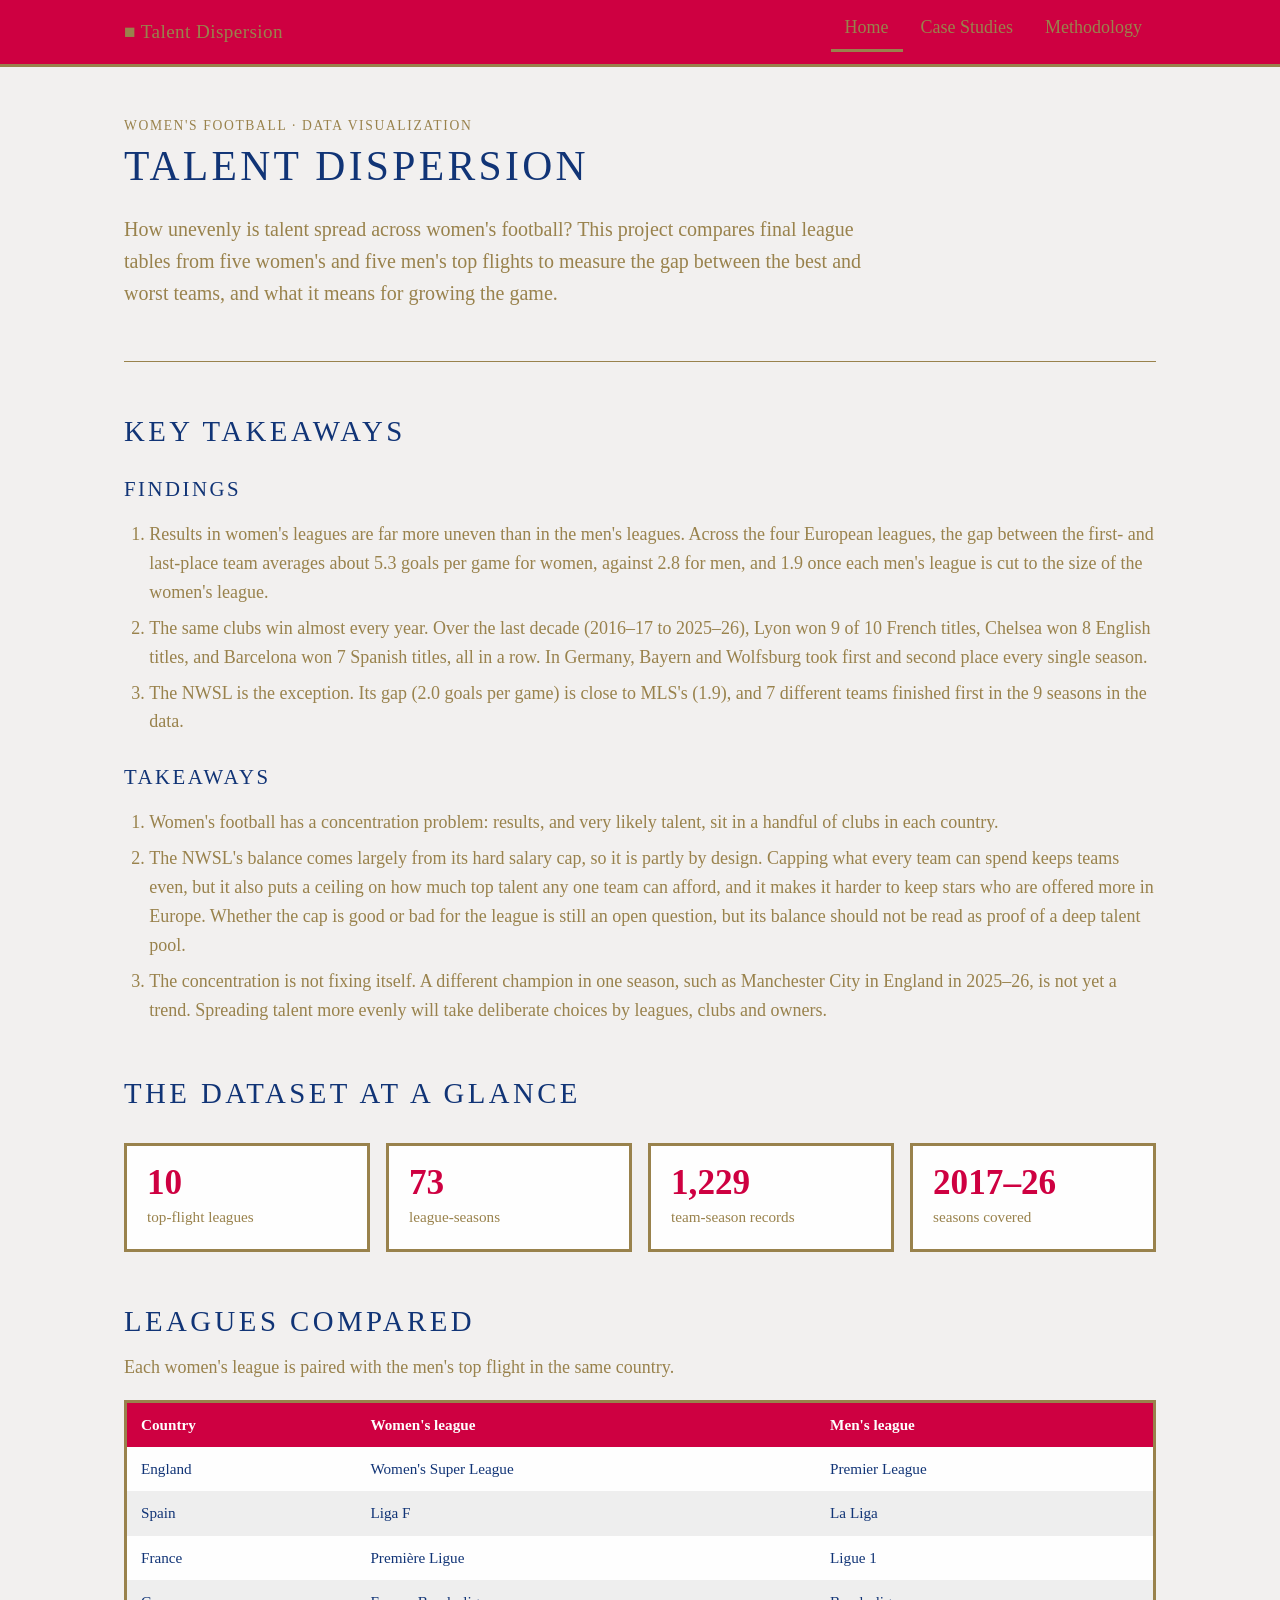
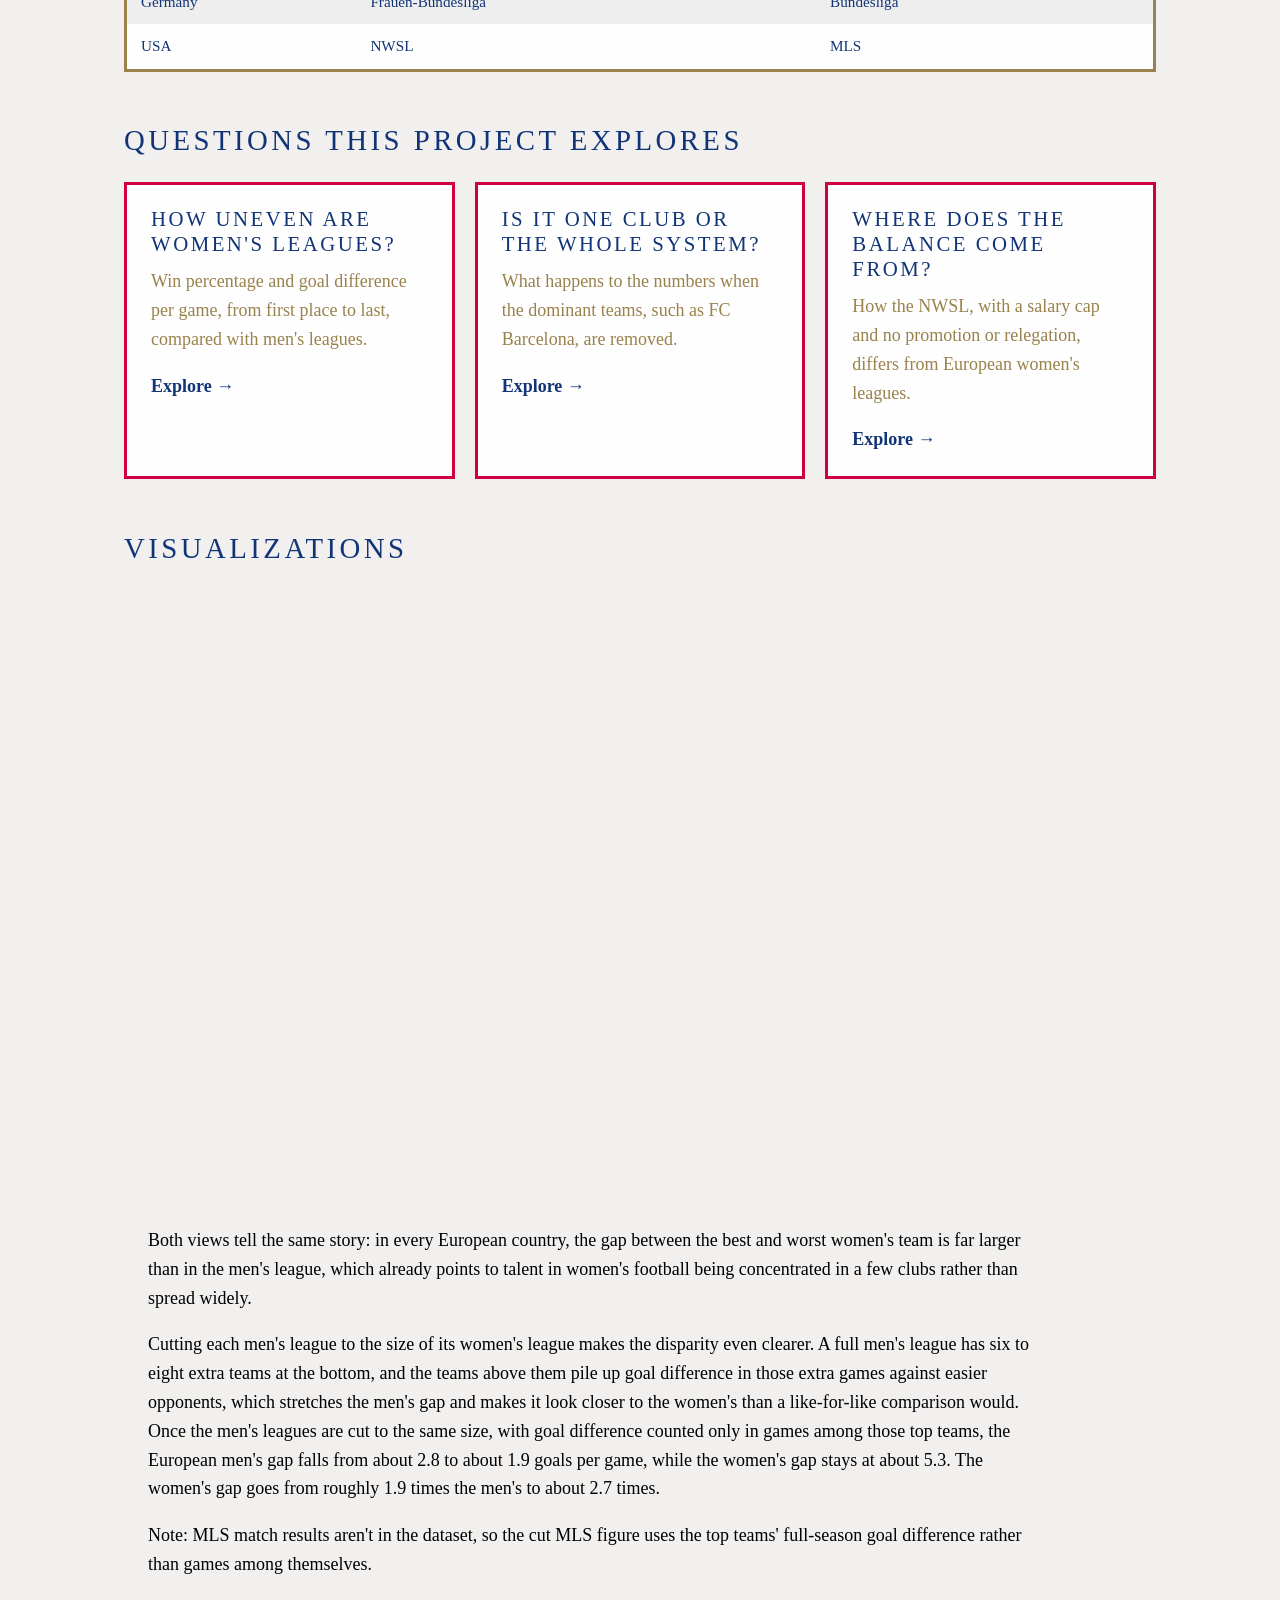
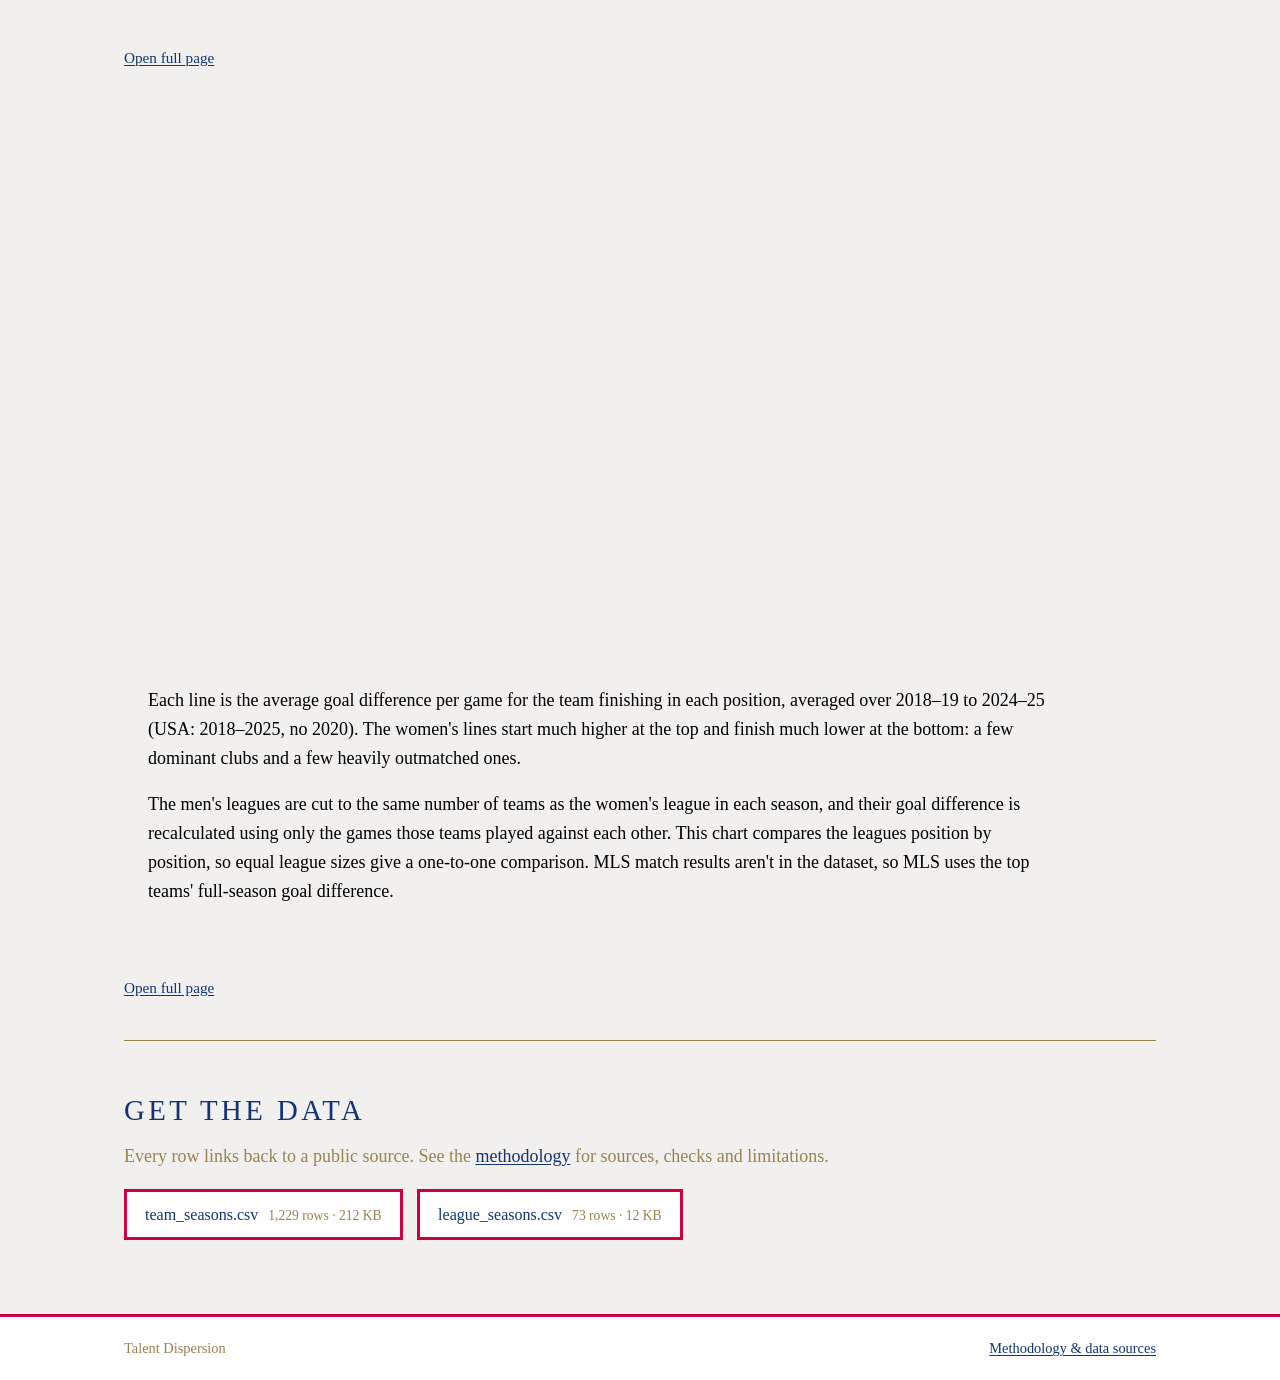
<file: index.html>
<!DOCTYPE html>
<html lang="en">
<head>
  <meta charset="UTF-8">
  <meta name="viewport" content="width=device-width, initial-scale=1.0">
  <title>Talent Dispersion | Women's Football Data Visualization</title>
  <meta name="description" content="A data visualization project comparing competitive balance and goal difference across women's and men's top-flight football leagues, 2017–2026.">
  <link rel="stylesheet" href="css/style.css">
</head>
<body>

  <header class="site-header">
    <div class="container">
      <a class="site-title" href="index.html"><span class="mark">&#9632;</span> Talent Dispersion</a>
      <button class="nav-toggle" aria-expanded="false" aria-controls="site-nav">Menu</button>
      <nav class="site-nav" id="site-nav" aria-label="Main">
        <ul>
          <li><a href="index.html" aria-current="page">Home</a></li>
          <!-- Add later: <li><a href="visualizations.html">Visualizations</a></li> -->
          <!-- Add later: <li><a href="takeaways.html">Takeaways</a></li> -->
          <li><a href="case-studies.html">Case Studies</a></li>
          <li><a href="methodology.html">Methodology</a></li>
        </ul>
      </nav>
    </div>
  </header>

  <main>
    <div class="container">

      <section class="hero">
        <p class="eyebrow">Women's football &middot; Data visualization</p>
        <h1>Talent Dispersion</h1>
        <p class="lede">
          How unevenly is talent spread across women's football? This project compares
          final league tables from five women's and five men's top flights to measure
          the gap between the best and worst teams, and what it means for growing the game.
        </p>
      </section>

      <section aria-labelledby="takeaways-heading">
        <h2 id="takeaways-heading">Key takeaways</h2>

        <h3>Findings</h3>
        <ol>
          <li>
            Results in women's leagues are far more uneven than in the men's leagues. Across the four
            European leagues, the gap between the first- and last-place team averages about 5.3 goals per
            game for women, against 2.8 for men, and 1.9 once each men's league is cut to the size of the
            women's league.
          </li>
          <li>
            The same clubs win almost every year. Over the last decade (2016&ndash;17 to 2025&ndash;26), Lyon
            won 9 of 10 French titles, Chelsea won 8 English titles, and Barcelona won 7 Spanish titles, all in
            a row. In Germany, Bayern and Wolfsburg took first and second place every single season.
          </li>
          <li>
            The NWSL is the exception. Its gap (2.0 goals per game) is close to MLS's (1.9), and 7 different
            teams finished first in the 9 seasons in the data.
          </li>
        </ol>

        <h3>Takeaways</h3>
        <ol>
          <li>
            Women's football has a concentration problem: results, and very likely talent, sit in a handful
            of clubs in each country.
          </li>
          <li>
            The NWSL's balance comes largely from its hard salary cap, so it is partly by design. Capping what
            every team can spend keeps teams even, but it also puts a ceiling on how much top talent any one
            team can afford, and it makes it harder to keep stars who are offered more in Europe. Whether the
            cap is good or bad for the league is still an open question, but its balance should not be read
            as proof of a deep talent pool.
          </li>
          <li>
            The concentration is not fixing itself. A different champion in one season, such as Manchester
            City in England in 2025&ndash;26, is not yet a trend. Spreading talent more evenly will take
            deliberate choices by leagues, clubs and owners.
          </li>
        </ol>
      </section>

      <section aria-labelledby="dataset-heading">
        <h2 id="dataset-heading">The dataset at a glance</h2>
        <div class="stats">
          <div class="stat"><span class="value">10</span><span class="label">top-flight leagues</span></div>
          <div class="stat"><span class="value">73</span><span class="label">league-seasons</span></div>
          <div class="stat"><span class="value">1,229</span><span class="label">team-season records</span></div>
          <div class="stat"><span class="value">2017&ndash;26</span><span class="label">seasons covered</span></div>
        </div>
      </section>

      <section aria-labelledby="leagues-heading">
        <h2 id="leagues-heading">Leagues compared</h2>
        <p>Each women's league is paired with the men's top flight in the same country.</p>
        <div class="table-wrap">
          <table>
            <thead>
              <tr><th scope="col">Country</th><th scope="col">Women's league</th><th scope="col">Men's league</th></tr>
            </thead>
            <tbody>
              <tr><td>England</td><td>Women's Super League</td><td>Premier League</td></tr>
              <tr><td>Spain</td><td>Liga F</td><td>La Liga</td></tr>
              <tr><td>France</td><td>Première Ligue</td><td>Ligue 1</td></tr>
              <tr><td>Germany</td><td>Frauen-Bundesliga</td><td>Bundesliga</td></tr>
              <tr><td>USA</td><td>NWSL</td><td>MLS</td></tr>
            </tbody>
          </table>
        </div>
      </section>

      <section aria-labelledby="questions-heading">
        <h2 id="questions-heading">Questions this project explores</h2>
        <div class="cards">
          <a class="card card-link" href="question-uneven-leagues.html">
            <h3>How uneven are women's leagues?</h3>
            <p>Win percentage and goal difference per game, from first place to last, compared with men's leagues.</p>
            <span class="card-more">Explore &rarr;</span>
          </a>
          <a class="card card-link" href="question-one-club-or-system.html">
            <h3>Is it one club or the whole system?</h3>
            <p>What happens to the numbers when the dominant teams, such as FC Barcelona, are removed.</p>
            <span class="card-more">Explore &rarr;</span>
          </a>
          <a class="card card-link" href="question-where-balance-comes-from.html">
            <h3>Where does the balance come from?</h3>
            <p>How the NWSL, with a salary cap and no promotion or relegation, differs from European women's leagues.</p>
            <span class="card-more">Explore &rarr;</span>
          </a>
        </div>
      </section>

      <section aria-labelledby="viz-heading">
        <h2 id="viz-heading">Visualizations</h2>
        <figure class="chart">
          <iframe class="chart-frame" src="graphs/gd_gap.html" height="1050" loading="lazy" title="Best vs worst team gap"></iframe>
          <figcaption><a href="graphs/gd_gap.html">Open full page</a></figcaption>
        </figure>
        <figure class="chart">
          <iframe class="chart-frame" src="graphs/gd_by_position.html" height="860" loading="lazy" title="Goal difference by finishing position"></iframe>
          <figcaption><a href="graphs/gd_by_position.html">Open full page</a></figcaption>
        </figure>
      </section>

      <hr class="rule">

      <section aria-labelledby="data-heading">
        <h2 id="data-heading">Get the data</h2>
        <p>
          Every row links back to a public source. See the
          <a href="methodology.html">methodology</a> for sources, checks and limitations.
        </p>
        <a class="button" href="data/team_seasons.csv" download>team_seasons.csv <span class="meta">1,229 rows &middot; 212 KB</span></a>
        <a class="button" href="data/league_seasons.csv" download>league_seasons.csv <span class="meta">73 rows &middot; 12 KB</span></a>
      </section>

    </div>
  </main>

  <footer class="site-footer">
    <div class="container">
      <span>Talent Dispersion</span>
      <span><a href="methodology.html">Methodology &amp; data sources</a></span>
    </div>
  </footer>

  <script src="js/main.js"></script>
</body>
</html>
</file>
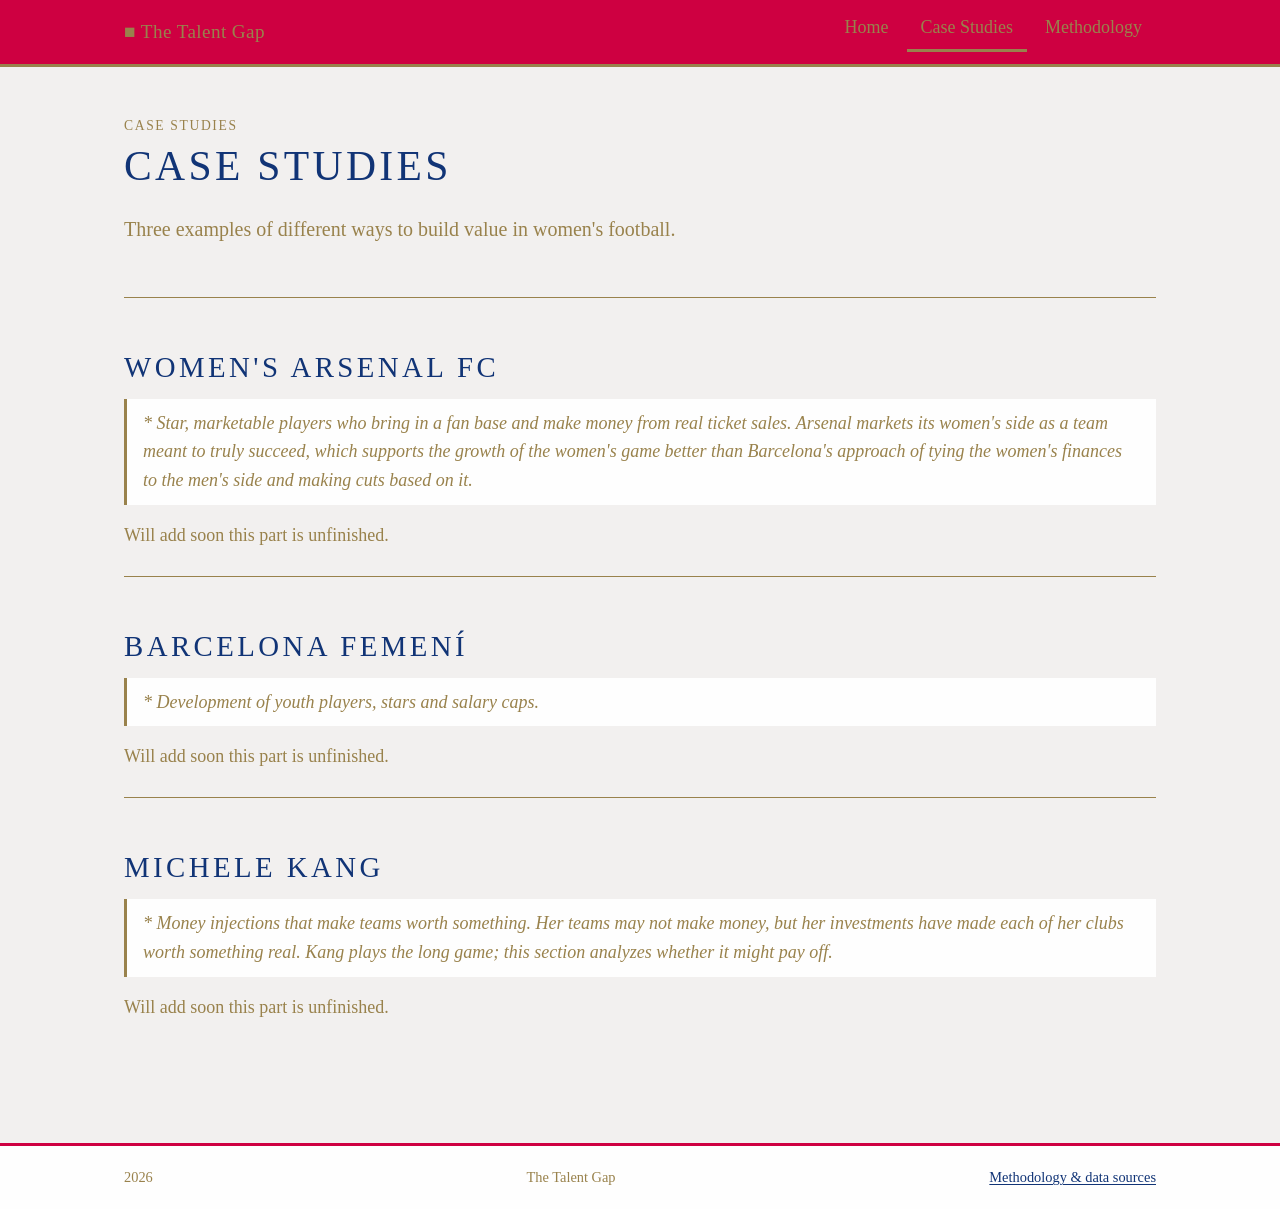
<file: case-studies.html>
<!DOCTYPE html>
<html lang="en">
<head>
  <meta charset="UTF-8">
  <meta name="viewport" content="width=device-width, initial-scale=1.0">
  <title>Case Studies | The Talent Gap</title>
  <meta name="description" content="Case studies in building value in women's football: Arsenal Women, Barcelona Femení and Michele Kang's multi-club group.">
  <link rel="stylesheet" href="css/style.css">
</head>
<body>

  <header class="site-header">
    <div class="container">
      <a class="site-title" href="index.html"><span class="mark">&#9632;</span> The Talent Gap</a>
      <button class="nav-toggle" aria-expanded="false" aria-controls="site-nav">Menu</button>
      <nav class="site-nav" id="site-nav" aria-label="Main">
        <ul>
          <li><a href="index.html">Home</a></li>
          <!-- Add later: <li><a href="visualizations.html">Visualizations</a></li> -->
          <!-- Add later: <li><a href="takeaways.html">Takeaways</a></li> -->
          <li><a href="case-studies.html" aria-current="page">Case Studies</a></li>
          <li><a href="methodology.html">Methodology</a></li>
        </ul>
      </nav>
    </div>
  </header>

  <main>
    <div class="container">

      <section class="hero">
        <p class="eyebrow">Case Studies</p>
        <h1>Case Studies</h1>
        <p class="lede">Three examples of different ways to build value in women's football.</p>
      </section>

      <section class="case-study" id="arsenal" aria-labelledby="arsenal-heading">
        <h2 id="arsenal-heading">Women's Arsenal FC</h2>
        <p class="plan">* Star, marketable players who bring in a fan base and make money from real ticket sales. Arsenal markets its women's side as a team meant to truly succeed, which supports the growth of the women's game better than Barcelona's approach of tying the women's finances to the men's side and making cuts based on it.</p>
        <p>Will add soon this part is unfinished.</p>
      </section>

      <section class="case-study" id="barcelona" aria-labelledby="barcelona-heading">
        <h2 id="barcelona-heading">Barcelona Femení</h2>
        <p class="plan">* Development of youth players, stars and salary caps.</p>
        <p>Will add soon this part is unfinished.</p>
      </section>

      <section class="case-study" id="kang" aria-labelledby="kang-heading">
        <h2 id="kang-heading">Michele Kang</h2>
        <p class="plan">* Money injections that make teams worth something. Her teams may not make money, but her investments have made each of her clubs worth something real. Kang plays the long game; this section analyzes whether it might pay off.</p>
        <p>Will add soon this part is unfinished.</p>
      </section>

    </div>
  </main>

  <footer class="site-footer">
    <div class="container">
      <span id="year"></span> The Talent Gap</span>
      <span><a href="methodology.html">Methodology &amp; data sources</a></span>
    </div>
  </footer>

  <script src="js/main.js"></script>
</body>
</html>
</file>
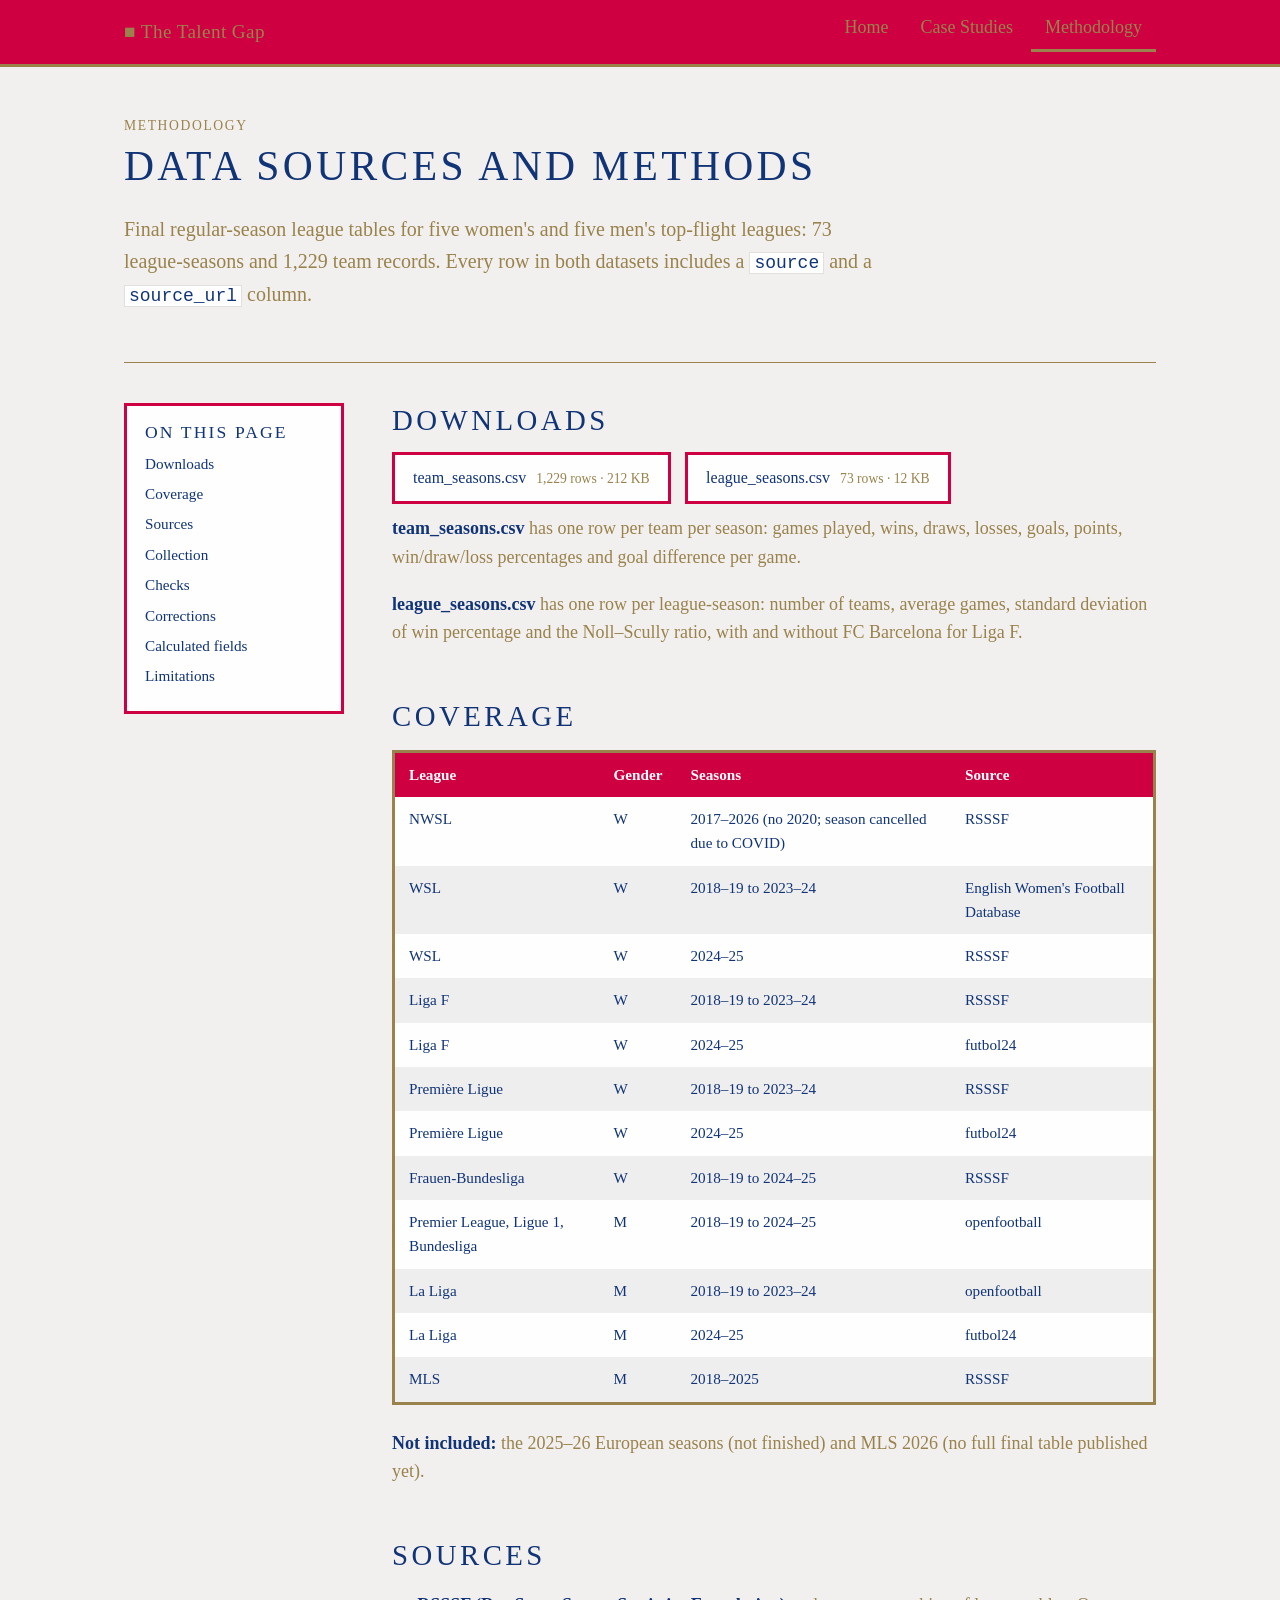
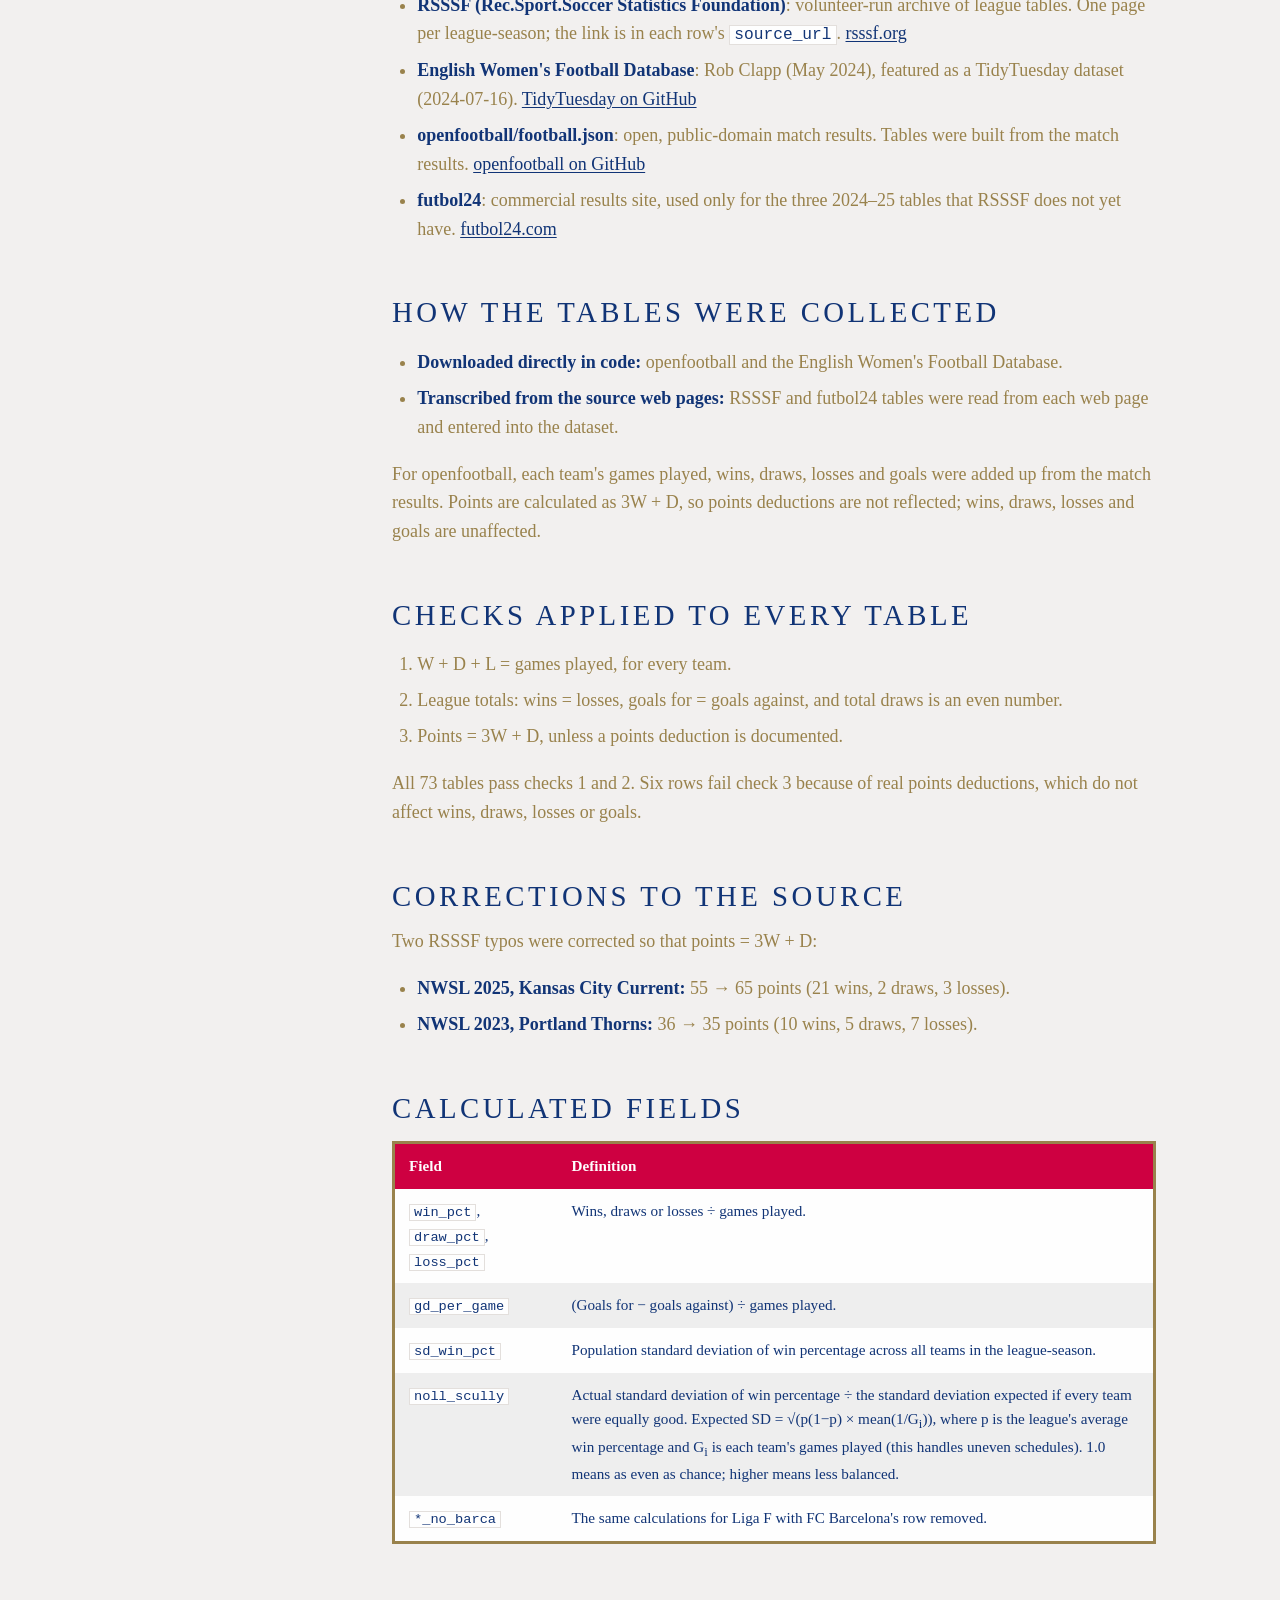
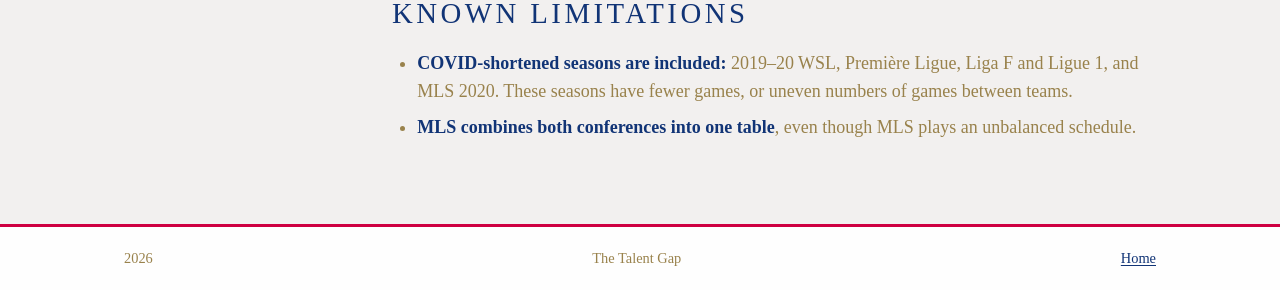
<file: methodology.html>
<!DOCTYPE html>
<html lang="en">
<head>
  <meta charset="UTF-8">
  <meta name="viewport" content="width=device-width, initial-scale=1.0">
  <title>Methodology | The Talent Gap</title>
  <meta name="description" content="Data sources, collection methods, checks and limitations for The Talent Gap women's football data visualization project.">
  <link rel="stylesheet" href="css/style.css">
</head>
<body>

  <header class="site-header">
    <div class="container">
      <a class="site-title" href="index.html"><span class="mark">&#9632;</span> The Talent Gap</a>
      <button class="nav-toggle" aria-expanded="false" aria-controls="site-nav">Menu</button>
      <nav class="site-nav" id="site-nav" aria-label="Main">
        <ul>
          <li><a href="index.html">Home</a></li>
          <!-- Add later: <li><a href="visualizations.html">Visualizations</a></li> -->
          <!-- Add later: <li><a href="takeaways.html">Takeaways</a></li> -->
          <li><a href="case-studies.html">Case Studies</a></li>
          <li><a href="methodology.html" aria-current="page">Methodology</a></li>
        </ul>
      </nav>
    </div>
  </header>

  <main>
    <div class="container">

      <section class="hero">
        <p class="eyebrow">Methodology</p>
        <h1>Data sources and methods</h1>
        <p class="lede">
          Final regular-season league tables for five women's and five men's top-flight leagues:
          73 league-seasons and 1,229 team records. Every row in both datasets includes a
          <code>source</code> and a <code>source_url</code> column.
        </p>
      </section>

      <div class="with-toc">

        <nav class="toc" aria-label="On this page">
          <h2>On this page</h2>
          <ul>
            <li><a href="#downloads">Downloads</a></li>
            <li><a href="#coverage">Coverage</a></li>
            <li><a href="#sources">Sources</a></li>
            <li><a href="#collection">Collection</a></li>
            <li><a href="#checks">Checks</a></li>
            <li><a href="#corrections">Corrections</a></li>
            <li><a href="#fields">Calculated fields</a></li>
            <li><a href="#limitations">Limitations</a></li>
          </ul>
        </nav>

        <article class="doc">

          <section id="downloads">
            <h2>Downloads</h2>
            <a class="button" href="data/team_seasons.csv" download>team_seasons.csv <span class="meta">1,229 rows &middot; 212 KB</span></a>
            <a class="button" href="data/league_seasons.csv" download>league_seasons.csv <span class="meta">73 rows &middot; 12 KB</span></a>
            <p>
              <strong>team_seasons.csv</strong> has one row per team per season: games played,
              wins, draws, losses, goals, points, win/draw/loss percentages and goal difference per game.
            </p>
            <p>
              <strong>league_seasons.csv</strong> has one row per league-season: number of teams,
              average games, standard deviation of win percentage and the Noll&ndash;Scully ratio,
              with and without FC Barcelona for Liga F.
            </p>
          </section>

          <section id="coverage">
            <h2>Coverage</h2>
            <div class="table-wrap">
              <table>
                <thead>
                  <tr><th scope="col">League</th><th scope="col">Gender</th><th scope="col">Seasons</th><th scope="col">Source</th></tr>
                </thead>
                <tbody>
                  <tr><td>NWSL</td><td>W</td><td>2017&ndash;2026 (no 2020; season cancelled due to COVID)</td><td>RSSSF</td></tr>
                  <tr><td>WSL</td><td>W</td><td>2018&ndash;19 to 2023&ndash;24</td><td>English Women's Football Database</td></tr>
                  <tr><td>WSL</td><td>W</td><td>2024&ndash;25</td><td>RSSSF</td></tr>
                  <tr><td>Liga F</td><td>W</td><td>2018&ndash;19 to 2023&ndash;24</td><td>RSSSF</td></tr>
                  <tr><td>Liga F</td><td>W</td><td>2024&ndash;25</td><td>futbol24</td></tr>
                  <tr><td>Première Ligue</td><td>W</td><td>2018&ndash;19 to 2023&ndash;24</td><td>RSSSF</td></tr>
                  <tr><td>Première Ligue</td><td>W</td><td>2024&ndash;25</td><td>futbol24</td></tr>
                  <tr><td>Frauen-Bundesliga</td><td>W</td><td>2018&ndash;19 to 2024&ndash;25</td><td>RSSSF</td></tr>
                  <tr><td>Premier League, Ligue 1, Bundesliga</td><td>M</td><td>2018&ndash;19 to 2024&ndash;25</td><td>openfootball</td></tr>
                  <tr><td>La Liga</td><td>M</td><td>2018&ndash;19 to 2023&ndash;24</td><td>openfootball</td></tr>
                  <tr><td>La Liga</td><td>M</td><td>2024&ndash;25</td><td>futbol24</td></tr>
                  <tr><td>MLS</td><td>M</td><td>2018&ndash;2025</td><td>RSSSF</td></tr>
                </tbody>
              </table>
            </div>
            <p>
              <strong>Not included:</strong> the 2025&ndash;26 European seasons (not finished)
              and MLS 2026 (no full final table published yet).
            </p>
          </section>

          <section id="sources">
            <h2>Sources</h2>
            <ul>
              <li>
                <strong>RSSSF (Rec.Sport.Soccer Statistics Foundation)</strong>: volunteer-run archive
                of league tables. One page per league-season; the link is in each row's
                <code>source_url</code>. <a href="https://www.rsssf.org/">rsssf.org</a>
              </li>
              <li>
                <strong>English Women's Football Database</strong>: Rob Clapp (May 2024), featured as a
                TidyTuesday dataset (2024-07-16).
                <a href="https://github.com/rfordatascience/tidytuesday/tree/main/data/2024/2024-07-16">TidyTuesday on GitHub</a>
              </li>
              <li>
                <strong>openfootball/football.json</strong>: open, public-domain match results. Tables were
                built from the match results.
                <a href="https://github.com/openfootball/football.json">openfootball on GitHub</a>
              </li>
              <li>
                <strong>futbol24</strong>: commercial results site, used only for the three 2024&ndash;25 tables
                that RSSSF does not yet have. <a href="https://www.futbol24.com/">futbol24.com</a>
              </li>
            </ul>
          </section>

          <section id="collection">
            <h2>How the tables were collected</h2>
            <ul>
              <li><strong>Downloaded directly in code:</strong> openfootball and the English Women's Football Database.</li>
              <li><strong>Transcribed from the source web pages:</strong> RSSSF and futbol24 tables were read from each web page and entered into the dataset.</li>
            </ul>
            <p>
              For openfootball, each team's games played, wins, draws, losses and goals were added up
              from the match results. Points are calculated as 3W + D, so points deductions are not
              reflected; wins, draws, losses and goals are unaffected.
            </p>
          </section>

          <section id="checks">
            <h2>Checks applied to every table</h2>
            <ol>
              <li>W + D + L = games played, for every team.</li>
              <li>League totals: wins = losses, goals for = goals against, and total draws is an even number.</li>
              <li>Points = 3W + D, unless a points deduction is documented.</li>
            </ol>
            <p>
              All 73 tables pass checks 1 and 2. Six rows fail check 3 because of real points
              deductions, which do not affect wins, draws, losses or goals.
            </p>
          </section>

          <section id="corrections">
            <h2>Corrections to the source</h2>
            <p>Two RSSSF typos were corrected so that points = 3W + D:</p>
            <ul>
              <li><strong>NWSL 2025, Kansas City Current:</strong> 55 &rarr; 65 points (21 wins, 2 draws, 3 losses).</li>
              <li><strong>NWSL 2023, Portland Thorns:</strong> 36 &rarr; 35 points (10 wins, 5 draws, 7 losses).</li>
            </ul>
          </section>

          <section id="fields">
            <h2>Calculated fields</h2>
            <div class="table-wrap">
              <table>
                <thead>
                  <tr><th scope="col">Field</th><th scope="col">Definition</th></tr>
                </thead>
                <tbody>
                  <tr><td><code>win_pct</code>, <code>draw_pct</code>, <code>loss_pct</code></td><td>Wins, draws or losses &divide; games played.</td></tr>
                  <tr><td><code>gd_per_game</code></td><td>(Goals for &minus; goals against) &divide; games played.</td></tr>
                  <tr><td><code>sd_win_pct</code></td><td>Population standard deviation of win percentage across all teams in the league-season.</td></tr>
                  <tr><td><code>noll_scully</code></td><td>
                    Actual standard deviation of win percentage &divide; the standard deviation expected if every
                    team were equally good. Expected SD = &radic;(p(1&minus;p) &times; mean(1/G<sub>i</sub>)), where
                    p is the league's average win percentage and G<sub>i</sub> is each team's games played
                    (this handles uneven schedules). 1.0 means as even as chance; higher means less balanced.
                  </td></tr>
                  <tr><td><code>*_no_barca</code></td><td>The same calculations for Liga F with FC Barcelona's row removed.</td></tr>
                </tbody>
              </table>
            </div>
          </section>

          <section id="limitations">
            <h2>Known limitations</h2>
            <ul>
              <li>
                <strong>COVID-shortened seasons are included:</strong> 2019&ndash;20 WSL, Première Ligue,
                Liga F and Ligue 1, and MLS 2020. These seasons have fewer games, or uneven numbers of
                games between teams.
              </li>
              <li>
                <strong>MLS combines both conferences into one table</strong>, even though MLS plays an
                unbalanced schedule.
              </li>
            </ul>
          </section>

        </article>
      </div>

    </div>
  </main>

  <footer class="site-footer">
    <div class="container">
      <span id="year"></span> The Talent Gap</span>
      <span><a href="index.html">Home</a></span>
    </div>
  </footer>

  <script src="js/main.js"></script>
</body>
</html>
</file>
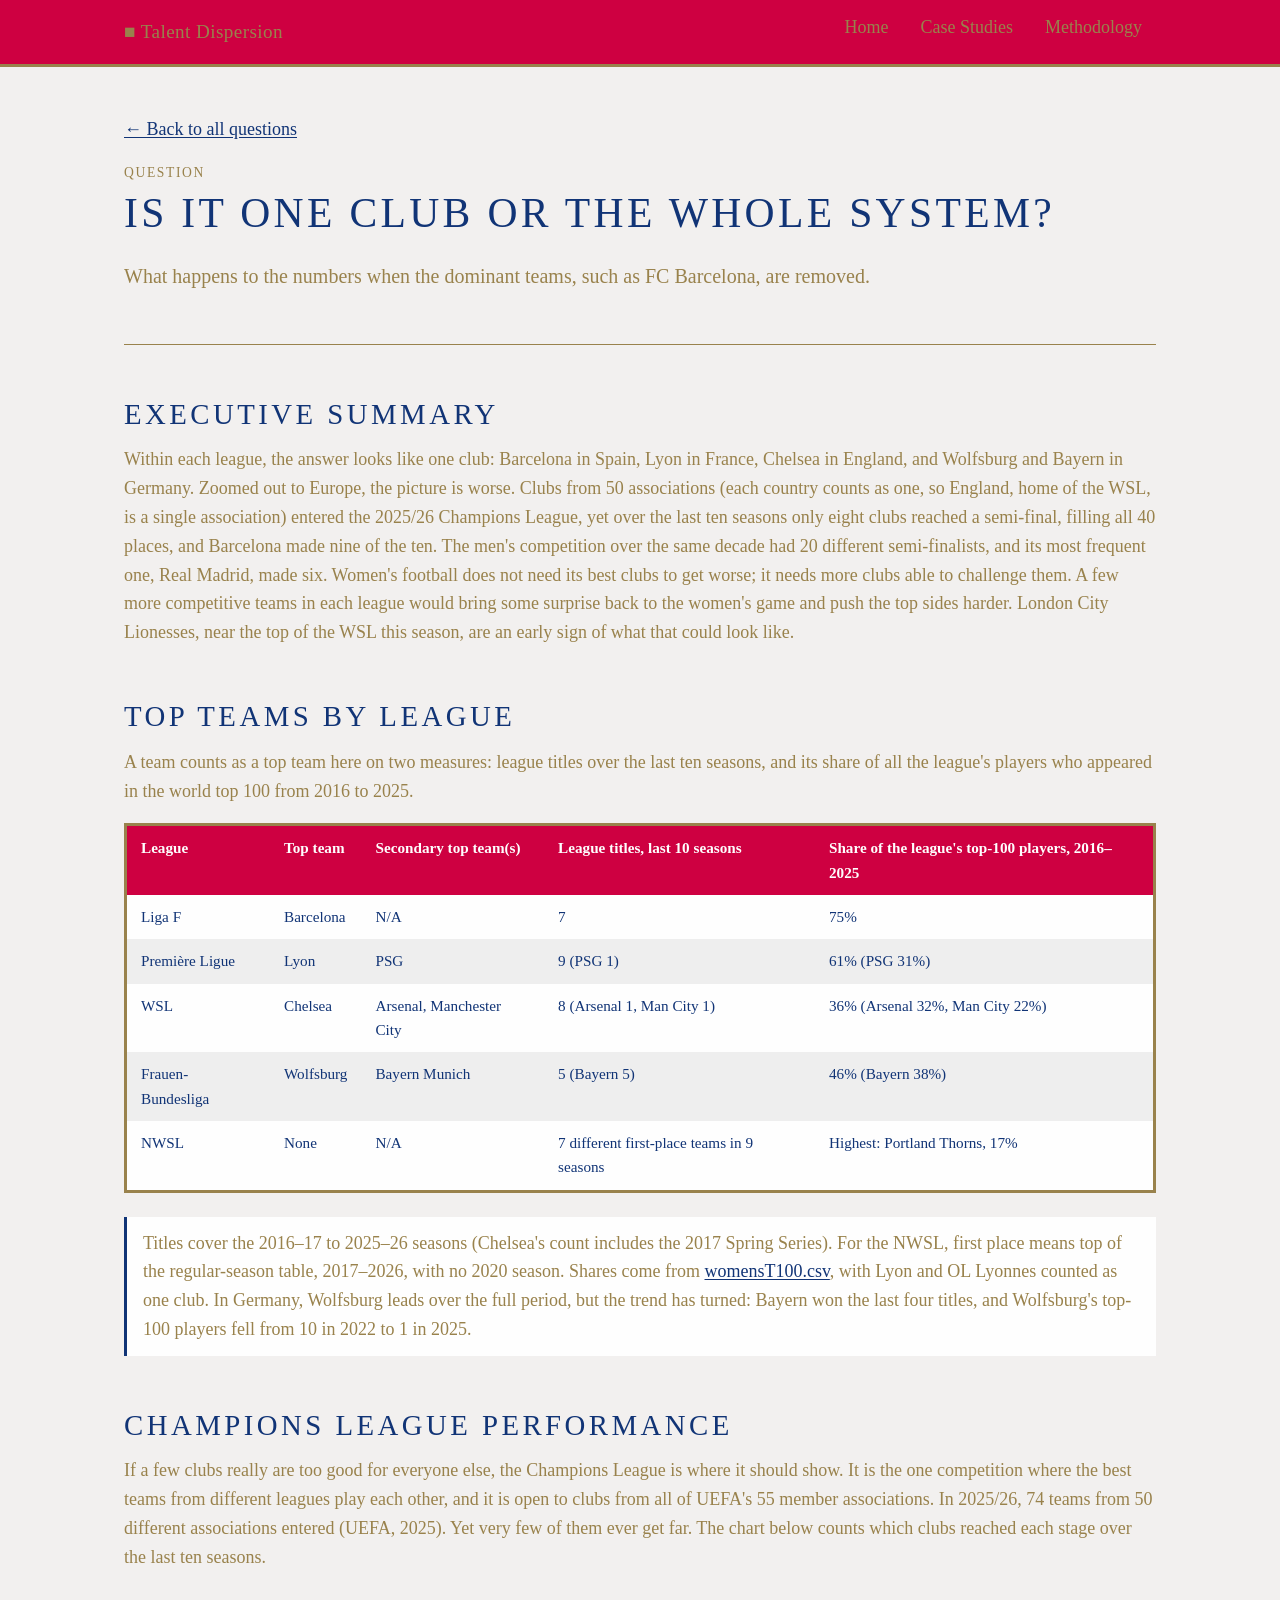
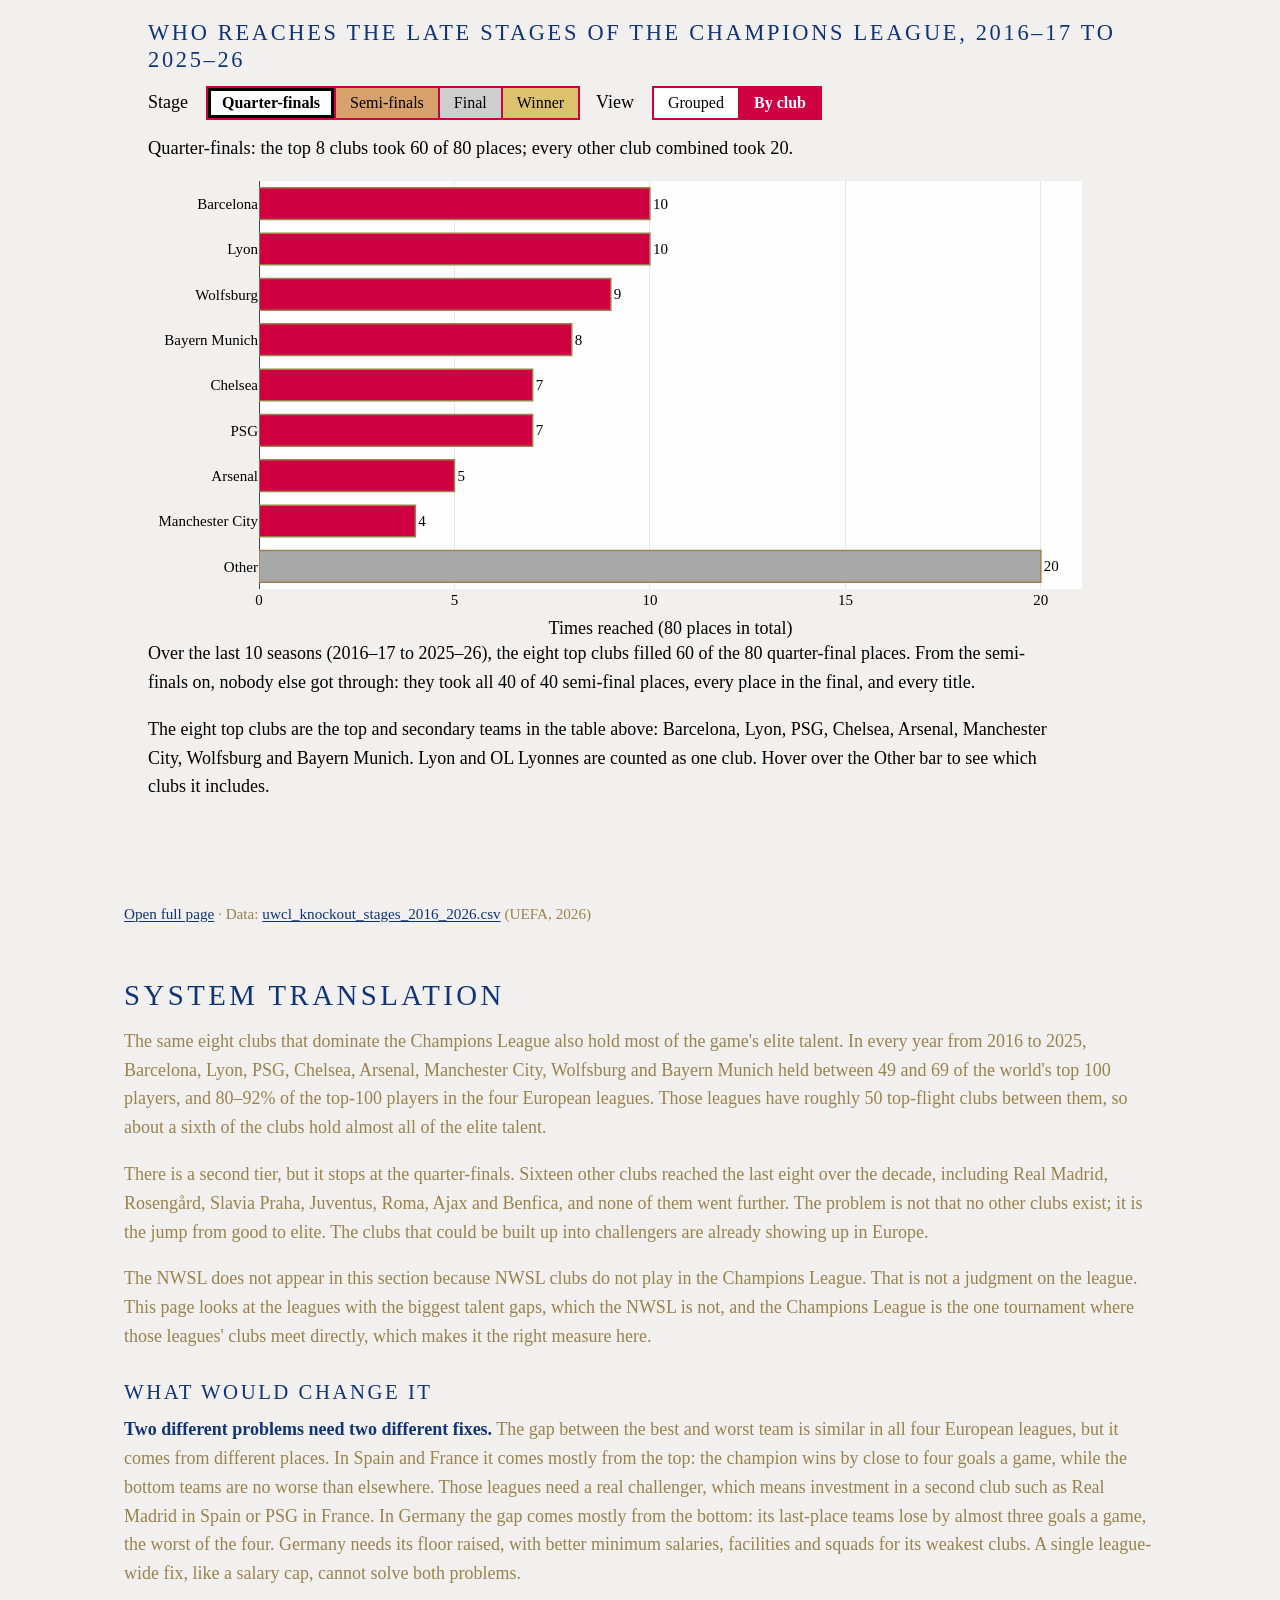
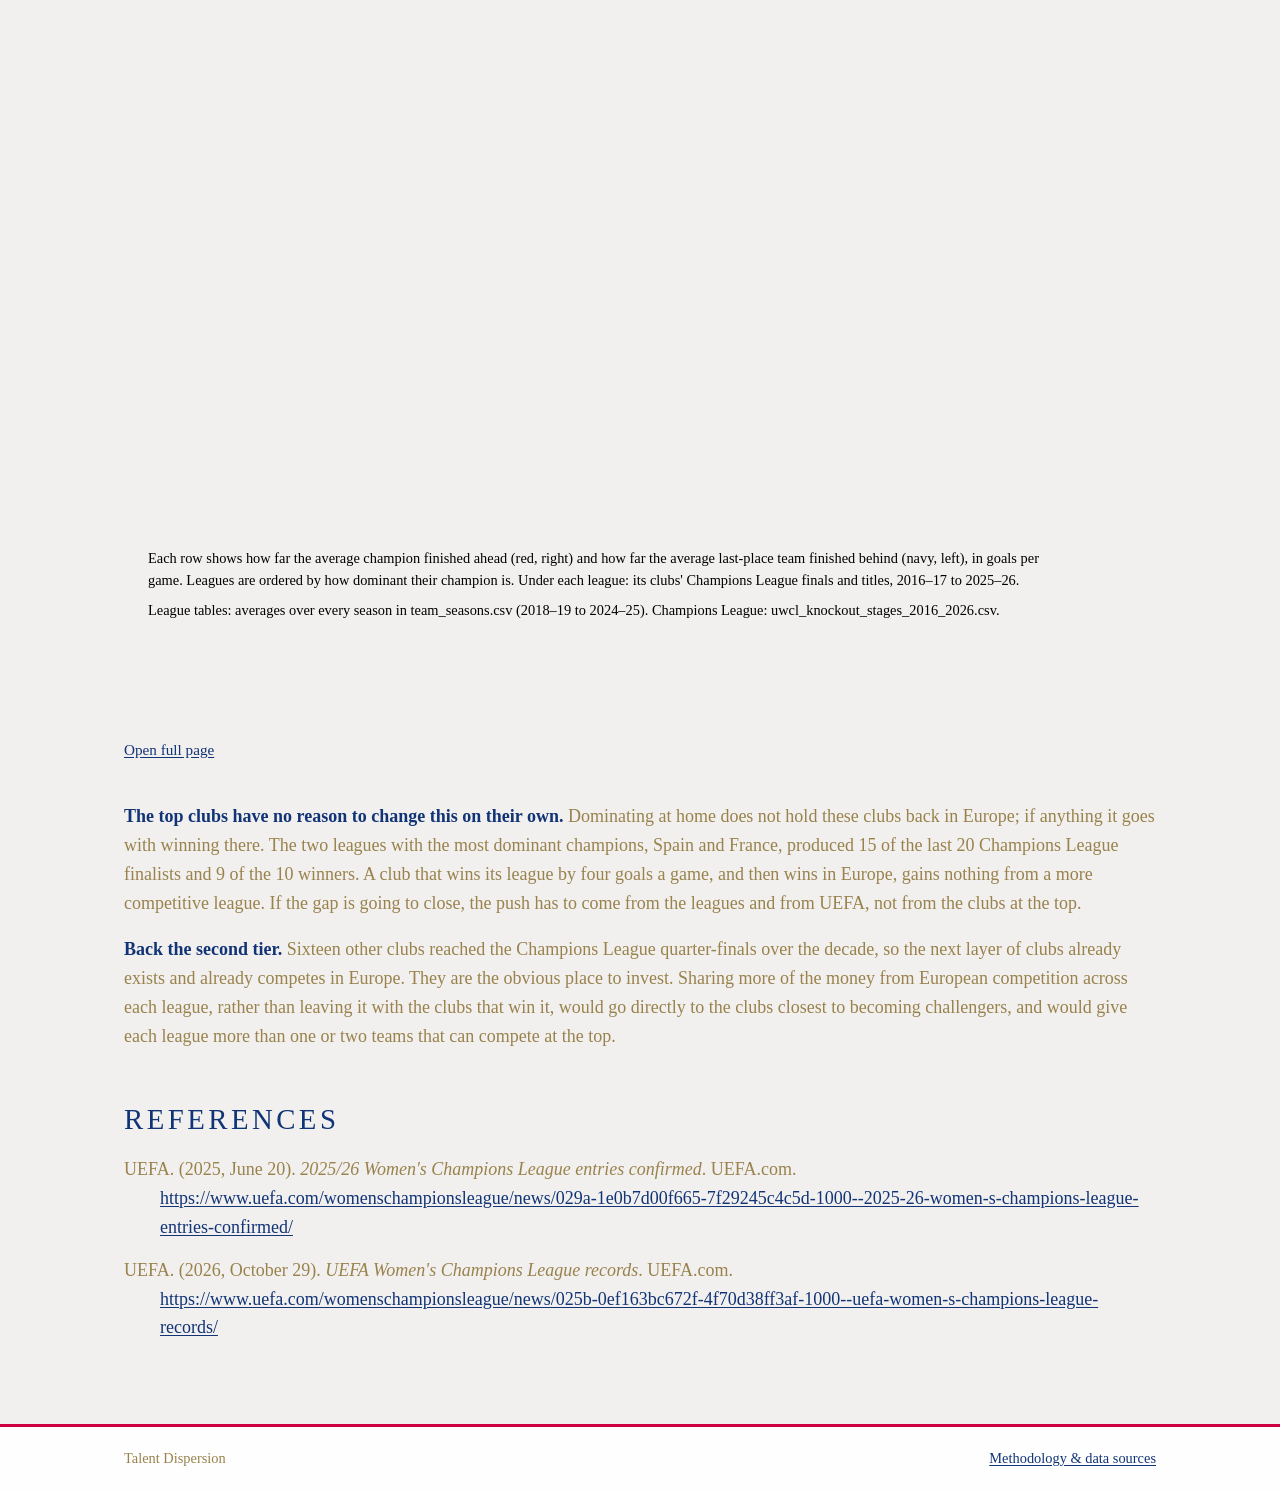
<file: question-one-club-or-system.html>
<!DOCTYPE html>
<html lang="en">
<head>
  <meta charset="UTF-8">
  <meta name="viewport" content="width=device-width, initial-scale=1.0">
  <title>Is it one club or the whole system? | Talent Dispersion</title>
  <meta name="description" content="Whether competitive imbalance in women's football comes from one dominant club or from the whole system.">
  <link rel="stylesheet" href="css/style.css">
</head>
<body>

  <header class="site-header">
    <div class="container">
      <a class="site-title" href="index.html"><span class="mark">&#9632;</span> Talent Dispersion</a>
      <button class="nav-toggle" aria-expanded="false" aria-controls="site-nav">Menu</button>
      <nav class="site-nav" id="site-nav" aria-label="Main">
        <ul>
          <li><a href="index.html">Home</a></li>
          <!-- Add later: <li><a href="visualizations.html">Visualizations</a></li> -->
          <!-- Add later: <li><a href="takeaways.html">Takeaways</a></li> -->
          <li><a href="case-studies.html">Case Studies</a></li>
          <li><a href="methodology.html">Methodology</a></li>
        </ul>
      </nav>
    </div>
  </header>

  <main>
    <div class="container">

      <a class="back-link" href="index.html#questions-heading">&larr; Back to all questions</a>
      <section class="hero">
        <p class="eyebrow">Question</p>
        <h1>Is it one club or the whole system?</h1>
        <p class="lede">What happens to the numbers when the dominant teams, such as FC Barcelona, are removed.</p>
      </section>

      <section aria-labelledby="summary-heading">
        <h2 id="summary-heading">Executive summary</h2>
        <p>
          Within each league, the answer looks like one club: Barcelona in Spain, Lyon in France, Chelsea in England, and Wolfsburg and Bayern in Germany. Zoomed out to Europe, the picture is worse. Clubs from 50 associations (each country counts as one, so England, home of the WSL, is a single association) entered the 2025/26 Champions League, yet over the last ten seasons only eight clubs reached a semi-final, filling all 40 places, and Barcelona made nine of the ten. The men's competition over the same decade had 20 different semi-finalists, and its most frequent one, Real Madrid, made six. Women's football does not need its best clubs to get worse; it needs more clubs able to challenge them. A few more competitive teams in each league would bring some surprise back to the women's game and push the top sides harder. London City Lionesses, near the top of the WSL this season, are an early sign of what that could look like.
        </p>
      </section>

      <section aria-labelledby="top-teams-heading">
        <h2 id="top-teams-heading">Top teams by league</h2>
        <p>
          A team counts as a top team here on two measures: league titles over the last ten seasons, and its share
          of all the league's players who appeared in the world top 100 from 2016 to 2025.
        </p>
        <div class="table-wrap">
          <table>
            <thead>
              <tr>
                <th scope="col">League</th>
                <th scope="col">Top team</th>
                <th scope="col">Secondary top team(s)</th>
                <th scope="col">League titles, last 10 seasons</th>
                <th scope="col">Share of the league's top-100 players, 2016&ndash;2025</th>
              </tr>
            </thead>
            <tbody>
              <tr><td>Liga F</td><td>Barcelona</td><td>N/A</td><td>7</td><td>75%</td></tr>
              <tr><td>Premi&egrave;re Ligue</td><td>Lyon</td><td>PSG</td><td>9 (PSG 1)</td><td>61% (PSG 31%)</td></tr>
              <tr><td>WSL</td><td>Chelsea</td><td>Arsenal, Manchester City</td><td>8 (Arsenal 1, Man City 1)</td><td>36% (Arsenal 32%, Man City 22%)</td></tr>
              <tr><td>Frauen-Bundesliga</td><td>Wolfsburg</td><td>Bayern Munich</td><td>5 (Bayern 5)</td><td>46% (Bayern 38%)</td></tr>
              <tr><td>NWSL</td><td>None</td><td>N/A</td><td>7 different first-place teams in 9 seasons</td><td>Highest: Portland Thorns, 17%</td></tr>
            </tbody>
          </table>
        </div>
        <p class="note">
          Titles cover the 2016&ndash;17 to 2025&ndash;26 seasons (Chelsea's count includes the 2017 Spring Series).
          For the NWSL, first place means top of the regular-season table, 2017&ndash;2026, with no 2020 season.
          Shares come from <a href="data/womensT100.csv">womensT100.csv</a>, with Lyon and OL Lyonnes counted
          as one club. In Germany, Wolfsburg leads over the full period, but the trend has turned: Bayern won the
          last four titles, and Wolfsburg's top-100 players fell from 10 in 2022 to 1 in 2025.
        </p>
      </section>

      <section aria-labelledby="uwcl-heading">
        <h2 id="uwcl-heading">Champions League performance</h2>
        <p>
          If a few clubs really are too good for everyone else, the Champions League is where it should show. It is
          the one competition where the best teams from different leagues play each other, and it is open to clubs
          from all of UEFA's 55 member associations. In 2025/26, 74 teams from 50 different associations entered
          (UEFA, 2025). Yet very few of them ever get far. The chart below counts which clubs reached each stage over
          the last ten seasons.
        </p>
        <figure class="chart">
          <iframe class="chart-frame" src="graphs/uwcl_stages.html" height="900" loading="lazy"
                  title="Clubs reaching each Champions League stage, 2016-17 to 2025-26"></iframe>
          <figcaption><a href="graphs/uwcl_stages.html">Open full page</a> &middot;
            Data: <a href="data/uwcl_knockout_stages_2016_2026.csv" download>uwcl_knockout_stages_2016_2026.csv</a>
            (UEFA, 2026)</figcaption>
        </figure>
      </section>

      <section aria-labelledby="system-heading">
        <h2 id="system-heading">System translation</h2>
        <p>
          The same eight clubs that dominate the Champions League also hold most of the game's elite talent. In
          every year from 2016 to 2025, Barcelona, Lyon, PSG, Chelsea, Arsenal, Manchester City, Wolfsburg and
          Bayern Munich held between 49 and 69 of the world's top 100 players, and 80&ndash;92% of the top-100
          players in the four European leagues. Those leagues have roughly 50 top-flight clubs between them, so
          about a sixth of the clubs hold almost all of the elite talent.
        </p>
        <p>
          There is a second tier, but it stops at the quarter-finals. Sixteen other clubs reached the last eight
          over the decade, including Real Madrid, Rosengård, Slavia Praha, Juventus, Roma, Ajax and Benfica, and
          none of them went further. The problem is not that no other clubs exist; it is the jump from good to
          elite. The clubs that could be built up into challengers are already showing up in Europe.
        </p>
        <p>
          The NWSL does not appear in this section because NWSL clubs do not play in the Champions League. That is
          not a judgment on the league. This page looks at the leagues with the biggest talent gaps, which the
          NWSL is not, and the Champions League is the one tournament where those leagues' clubs meet directly,
          which makes it the right measure here.
        </p>

        <h3>What would change it</h3>
        <p>
          <strong>Two different problems need two different fixes.</strong> The gap between the best and worst
          team is similar in all four European leagues, but it comes from different places. In Spain and France it
          comes mostly from the top: the champion wins by close to four goals a game, while the bottom teams are
          no worse than elsewhere. Those leagues need a real challenger, which means investment in a second club
          such as Real Madrid in Spain or PSG in France. In Germany the gap comes mostly from the bottom: its
          last-place teams lose by almost three goals a game, the worst of the four. Germany needs its floor raised,
          with better minimum salaries, facilities and squads for its weakest clubs. A single league-wide fix, like
          a salary cap, cannot solve both problems.
        </p>
        <figure class="chart">
          <iframe class="chart-frame" src="graphs/top_bottom_gap.html" height="720" loading="lazy"
                  title="First-place and last-place goal difference per game by league, with Champions League finals and titles"></iframe>
          <figcaption><a href="graphs/top_bottom_gap.html">Open full page</a></figcaption>
        </figure>
        <p>
          <strong>The top clubs have no reason to change this on their own.</strong> Dominating at home does not
          hold these clubs back in Europe; if anything it goes with winning there. The two leagues with the most
          dominant champions, Spain and France, produced 15 of the last 20 Champions League finalists and 9 of the
          10 winners. A club that wins its league by four goals a game, and then wins in Europe, gains nothing from
          a more competitive league. If the gap is going to close, the push has to come from the leagues and from
          UEFA, not from the clubs at the top.
        </p>
        <p>
          <strong>Back the second tier.</strong> Sixteen other clubs reached the Champions League quarter-finals
          over the decade, so the next layer of clubs already exists and already competes in Europe. They are the
          obvious place to invest. Sharing more of the money from European competition across each league, rather
          than leaving it with the clubs that win it, would go directly to the clubs closest to becoming
          challengers, and would give each league more than one or two teams that can compete at the top.
        </p>
      </section>

      <section class="references" aria-labelledby="references-heading">
        <h2 id="references-heading">References</h2>
        <ul class="reference-list">
          <!-- Add sources here in APA format, alphabetical by author. Example:
          <li>Author, A. (Year, Month Day). <i>Title of the article</i>. Site Name. <a href="URL">URL</a></li>
          -->
          <li>UEFA. (2025, June 20). <i>2025/26 Women's Champions League entries confirmed</i>. UEFA.com. <a href="https://www.uefa.com/womenschampionsleague/news/029a-1e0b7d00f665-7f29245c4c5d-1000--2025-26-women-s-champions-league-entries-confirmed/">https://www.uefa.com/womenschampionsleague/news/029a-1e0b7d00f665-7f29245c4c5d-1000--2025-26-women-s-champions-league-entries-confirmed/</a></li>
          <li>UEFA. (2026, October 29). <i>UEFA Women's Champions League records</i>. UEFA.com. <a href="https://www.uefa.com/womenschampionsleague/news/025b-0ef163bc672f-4f70d38ff3af-1000--uefa-women-s-champions-league-records/">https://www.uefa.com/womenschampionsleague/news/025b-0ef163bc672f-4f70d38ff3af-1000--uefa-women-s-champions-league-records/</a></li>
        </ul>
      </section>
    </div>
  </main>

  <footer class="site-footer">
    <div class="container">
      <span>Talent Dispersion</span>
      <span><a href="methodology.html">Methodology &amp; data sources</a></span>
    </div>
  </footer>

  <script src="js/main.js"></script>
</body>
</html>
</file>
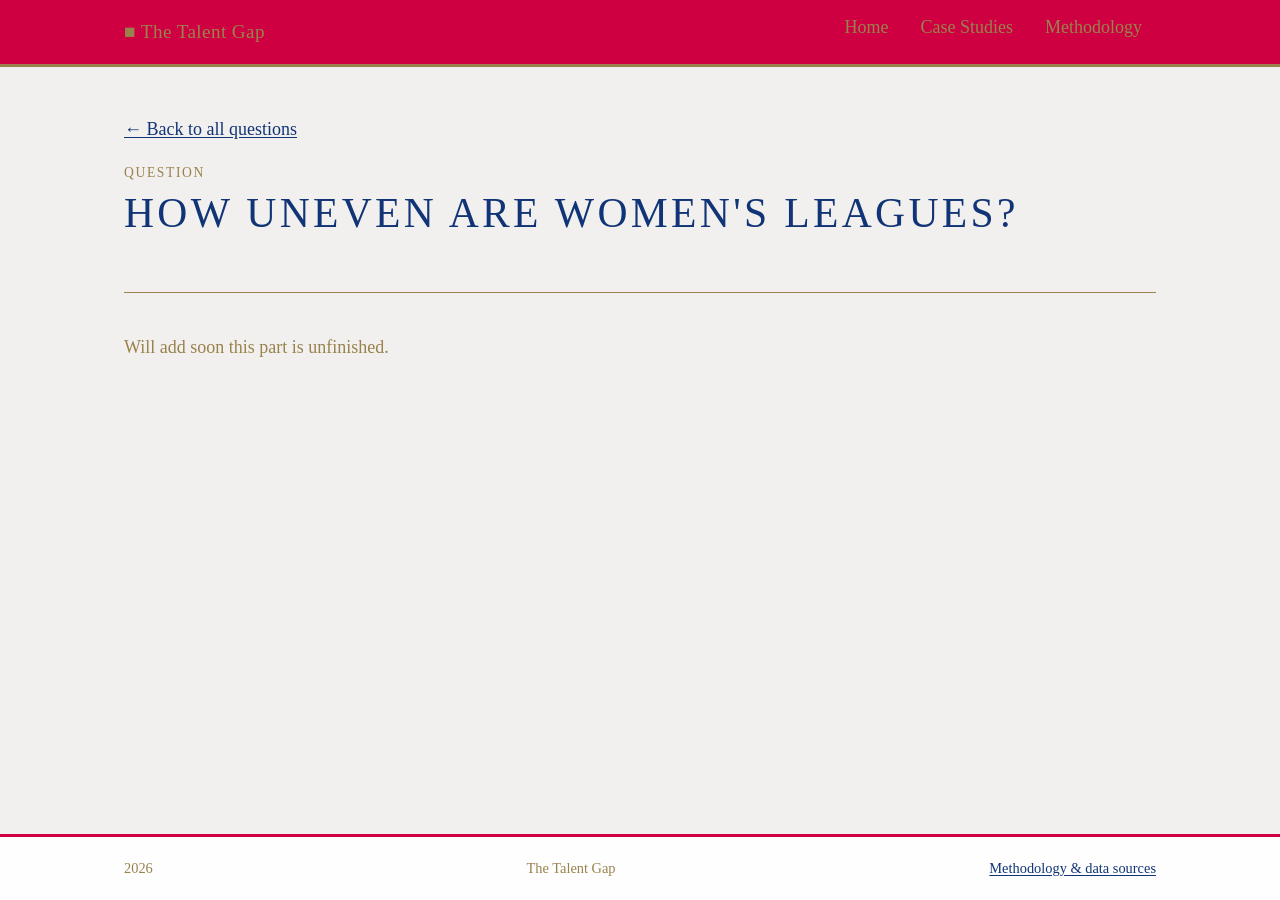
<file: question-uneven-leagues.html>
<!DOCTYPE html>
<html lang="en">
<head>
  <meta charset="UTF-8">
  <meta name="viewport" content="width=device-width, initial-scale=1.0">
  <title>How uneven are women's leagues? | The Talent Gap</title>
  <meta name="description" content="How uneven women's top-flight leagues are compared with men's, by win percentage and goal difference per game.">
  <link rel="stylesheet" href="css/style.css">
</head>
<body>

  <header class="site-header">
    <div class="container">
      <a class="site-title" href="index.html"><span class="mark">&#9632;</span> The Talent Gap</a>
      <button class="nav-toggle" aria-expanded="false" aria-controls="site-nav">Menu</button>
      <nav class="site-nav" id="site-nav" aria-label="Main">
        <ul>
          <li><a href="index.html">Home</a></li>
          <!-- Add later: <li><a href="visualizations.html">Visualizations</a></li> -->
          <!-- Add later: <li><a href="takeaways.html">Takeaways</a></li> -->
          <li><a href="case-studies.html">Case Studies</a></li>
          <li><a href="methodology.html">Methodology</a></li>
        </ul>
      </nav>
    </div>
  </header>

  <main>
    <div class="container">

      <a class="back-link" href="index.html#questions-heading">&larr; Back to all questions</a>
      <section class="hero">
        <p class="eyebrow">Question</p>
        <h1>How uneven are women's leagues?</h1>
      </section>

      <section>
        <p>Will add soon this part is unfinished.</p>
      </section>

    </div>
  </main>

  <footer class="site-footer">
    <div class="container">
      <span id="year"></span> The Talent Gap</span>
      <span><a href="methodology.html">Methodology &amp; data sources</a></span>
    </div>
  </footer>

  <script src="js/main.js"></script>
</body>
</html>
</file>
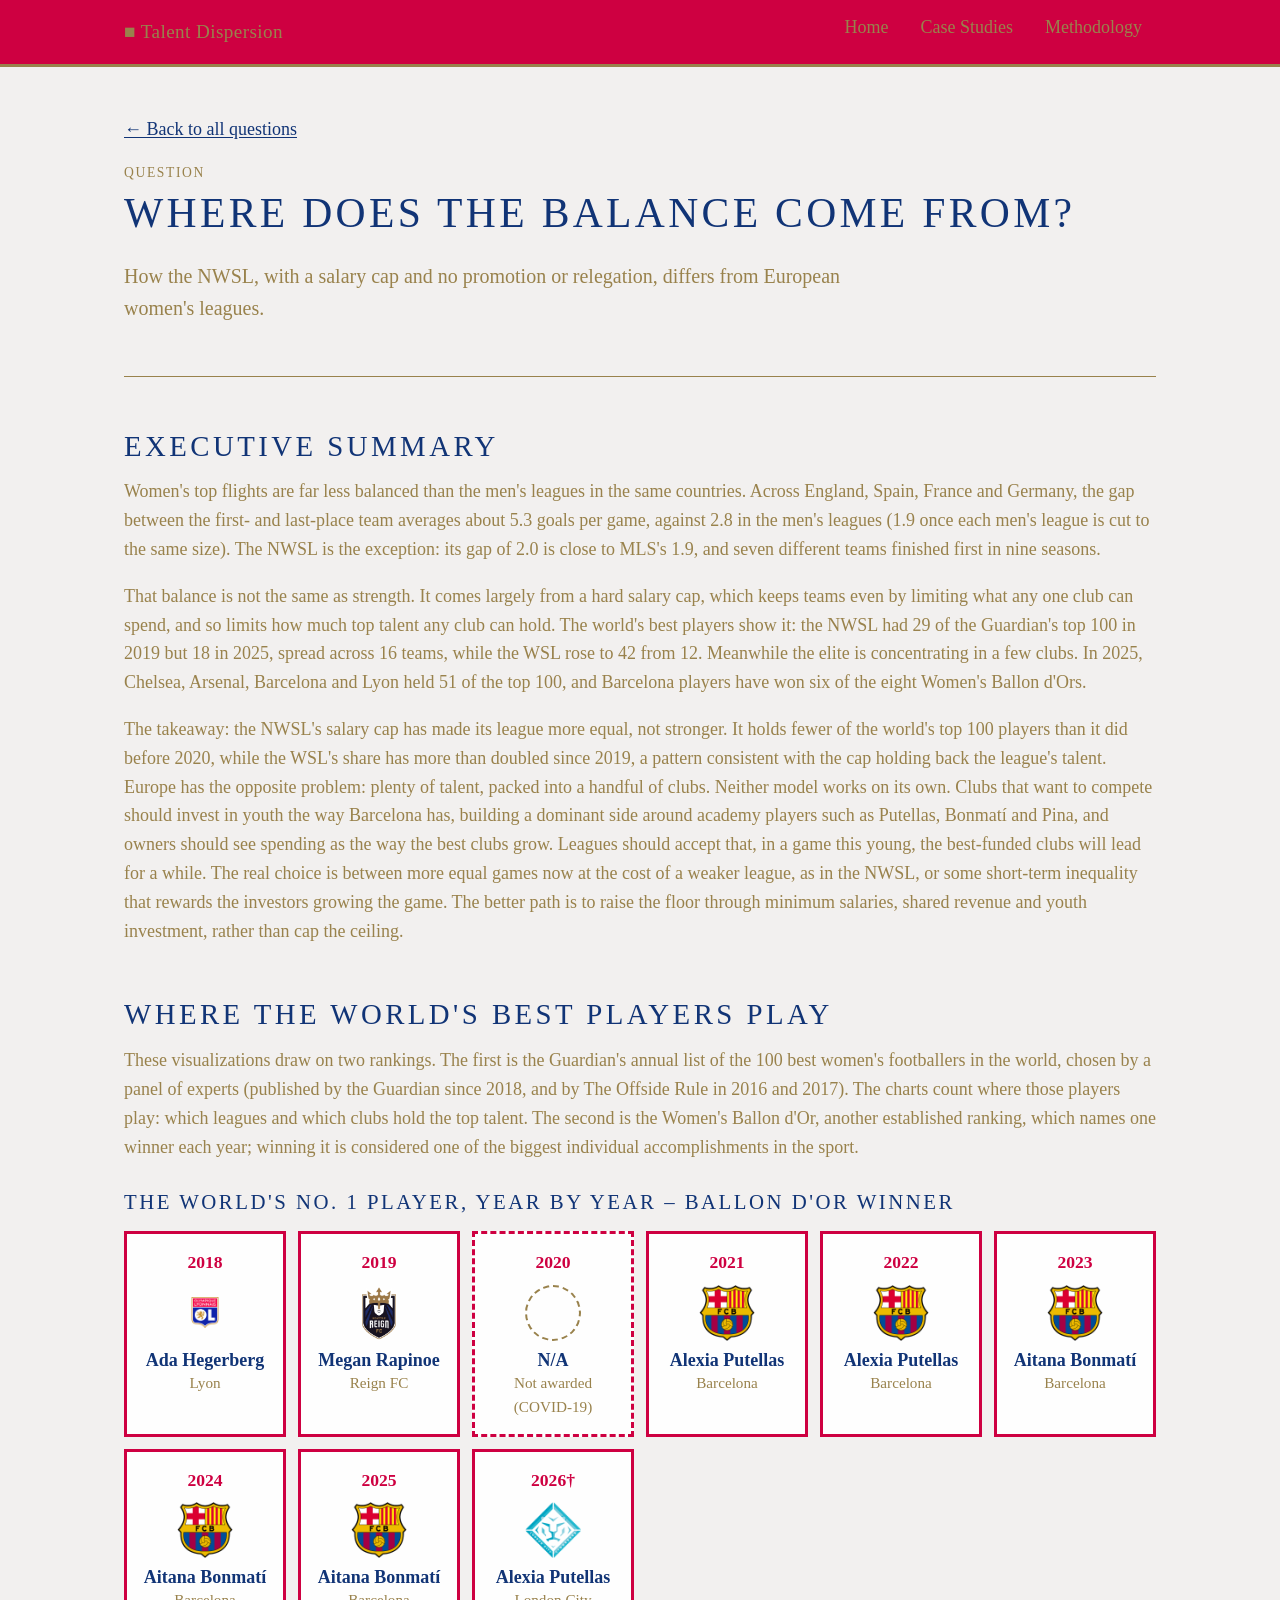
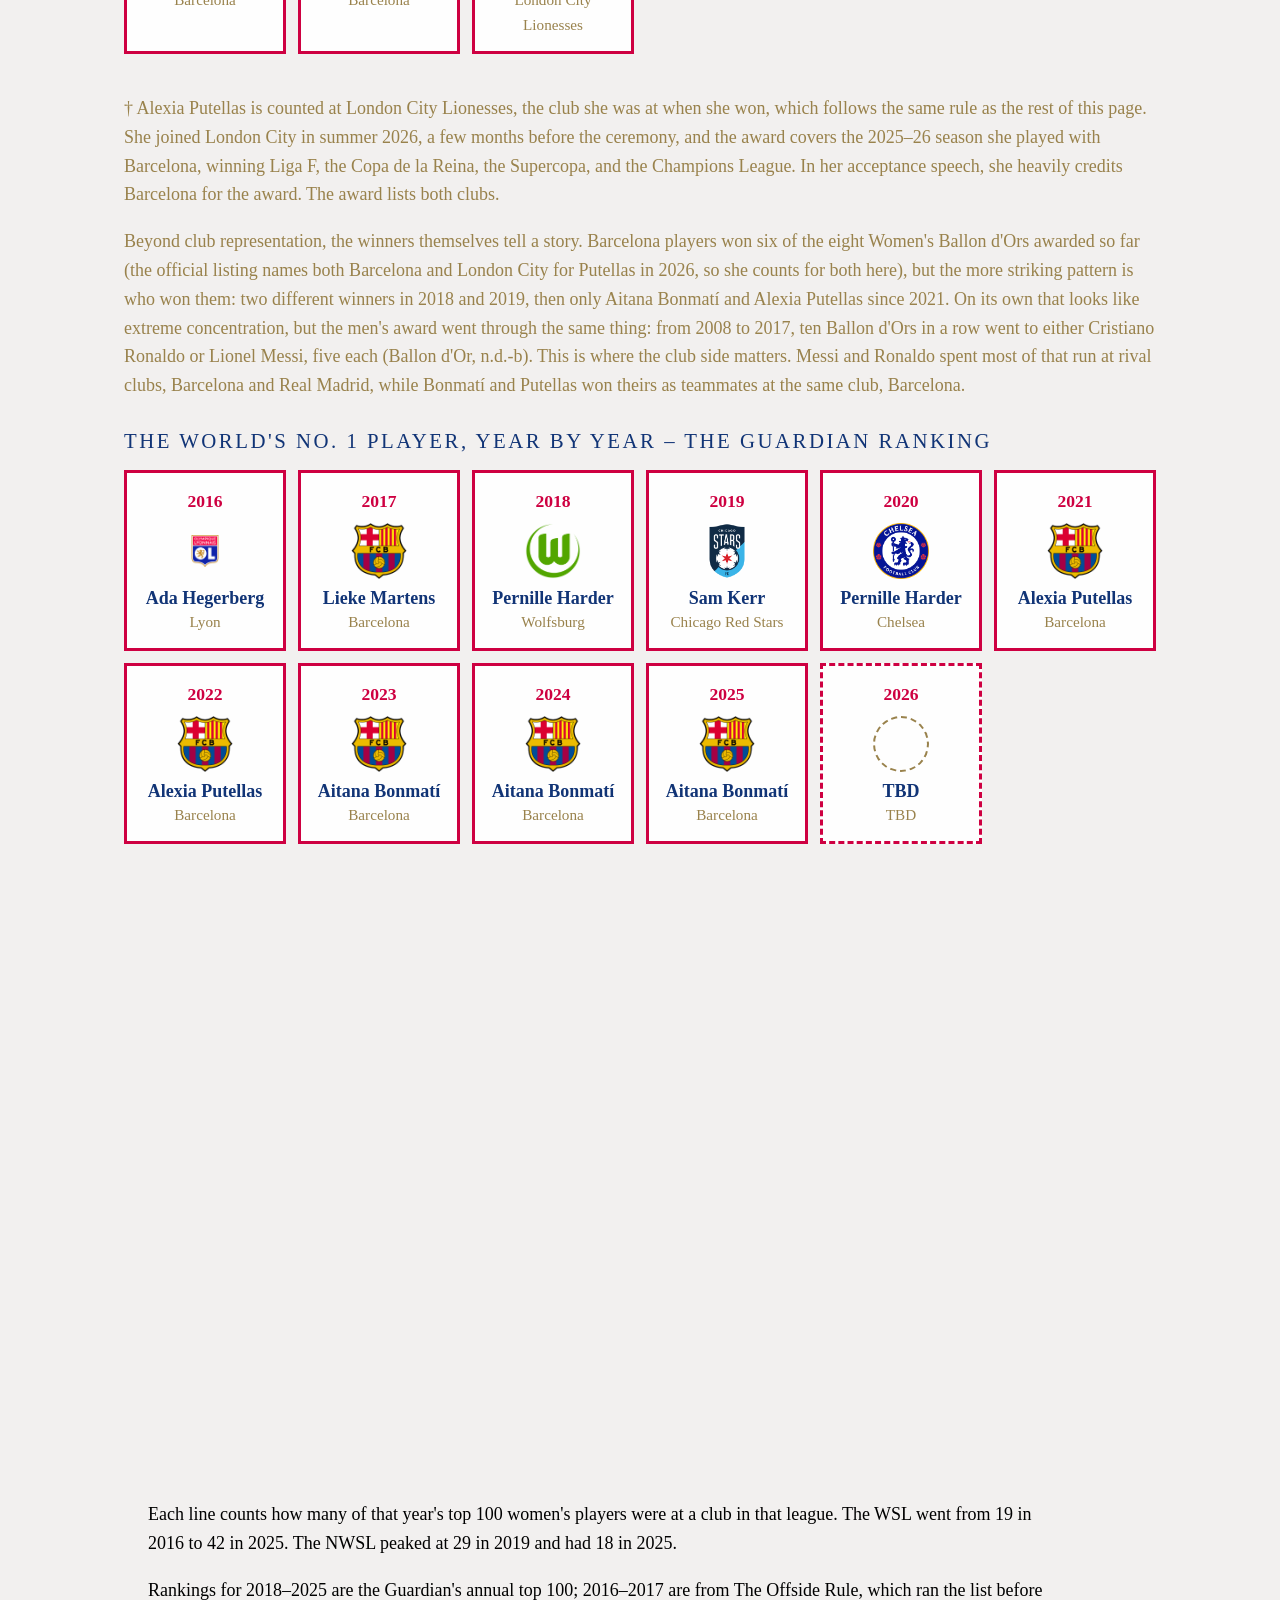
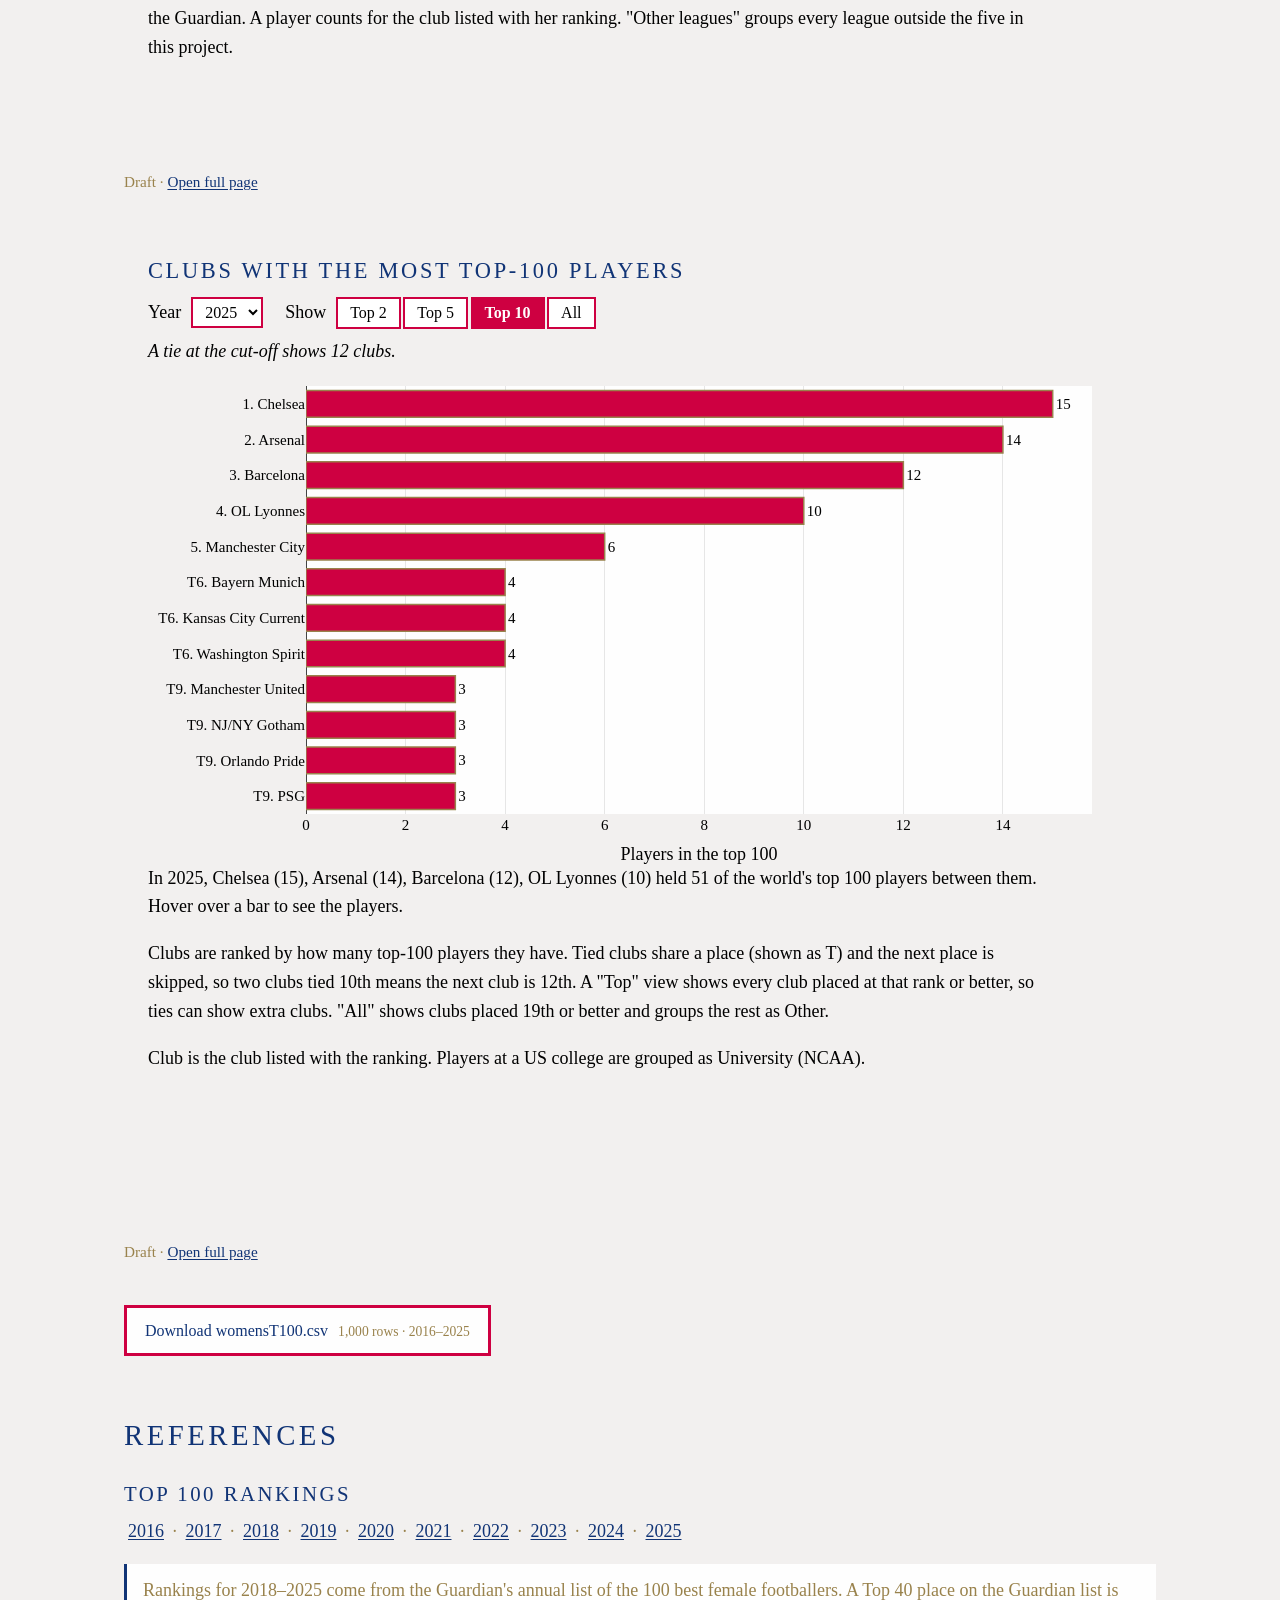
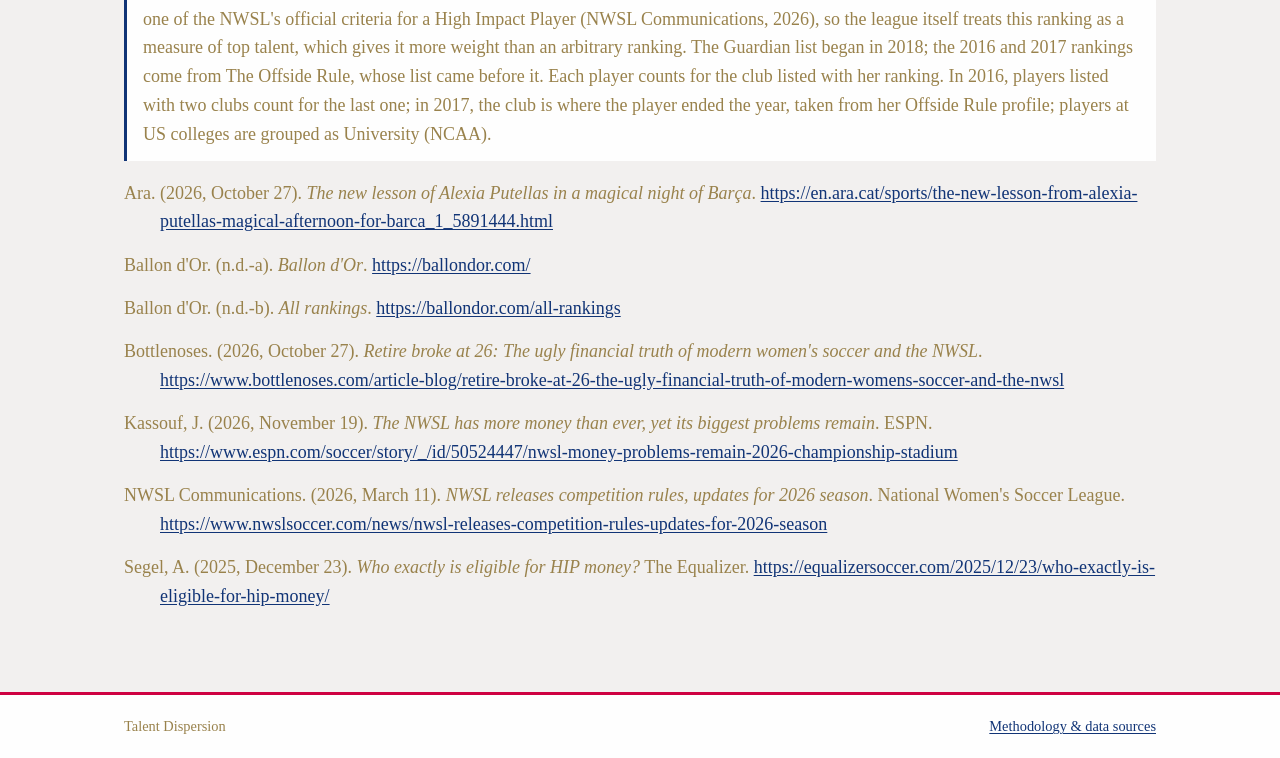
<file: question-where-balance-comes-from.html>
<!DOCTYPE html>
<html lang="en">
<head>
  <meta charset="UTF-8">
  <meta name="viewport" content="width=device-width, initial-scale=1.0">
  <title>Where does the balance come from? | Talent Dispersion</title>
  <meta name="description" content="How the NWSL's salary cap and closed league compare with European women's leagues.">
  <link rel="stylesheet" href="css/style.css">
</head>
<body>

  <header class="site-header">
    <div class="container">
      <a class="site-title" href="index.html"><span class="mark">&#9632;</span> Talent Dispersion</a>
      <button class="nav-toggle" aria-expanded="false" aria-controls="site-nav">Menu</button>
      <nav class="site-nav" id="site-nav" aria-label="Main">
        <ul>
          <li><a href="index.html">Home</a></li>
          <!-- Add later: <li><a href="visualizations.html">Visualizations</a></li> -->
          <!-- Add later: <li><a href="takeaways.html">Takeaways</a></li> -->
          <li><a href="case-studies.html">Case Studies</a></li>
          <li><a href="methodology.html">Methodology</a></li>
        </ul>
      </nav>
    </div>
  </header>

  <main>
    <div class="container">

      <a class="back-link" href="index.html#questions-heading">&larr; Back to all questions</a>
      <section class="hero">
        <p class="eyebrow">Question</p>
        <h1>Where does the balance come from?</h1>
        <p class="lede">How the NWSL, with a salary cap and no promotion or relegation, differs from European women's leagues.</p>
      </section>

      <section aria-labelledby="summary-heading">
        <h2 id="summary-heading">Executive summary</h2>
        <p>
          Women's top flights are far less balanced than the men's leagues in the same countries. Across England, Spain, France and Germany, the gap between the first- and last-place team averages about 5.3 goals per game, against 2.8 in the men's leagues (1.9 once each men's league is cut to the same size). The NWSL is the exception: its gap of 2.0 is close to MLS's 1.9, and seven different teams finished first in nine seasons.
        </p>
        <p>
          That balance is not the same as strength. It comes largely from a hard salary cap, which keeps teams even by limiting what any one club can spend, and so limits how much top talent any club can hold. The world's best players show it: the NWSL had 29 of the Guardian's top 100 in 2019 but 18 in 2025, spread across 16 teams, while the WSL rose to 42 from 12. Meanwhile the elite is concentrating in a few clubs. In 2025, Chelsea, Arsenal, Barcelona and Lyon held 51 of the top 100, and Barcelona players have won six of the eight Women's Ballon d'Ors.
        </p>
        <p>
          The takeaway: the NWSL's salary cap has made its league more equal, not stronger. It holds fewer of the
          world's top 100 players than it did before 2020, while the WSL's share has more than doubled since 2019,
          a pattern consistent with the cap holding back the league's talent. Europe has the opposite problem:
          plenty of talent, packed into a handful of clubs. Neither model works on its own. Clubs that want to
          compete should invest in youth the way Barcelona has, building a dominant side around academy players
          such as Putellas, Bonmat&iacute; and Pina, and owners should see spending as the way the best clubs grow.
          Leagues should accept that, in a game this young, the best-funded clubs will lead for a while. The real
          choice is between more equal games now at the cost of a weaker league, as in the NWSL, or some short-term
          inequality that rewards the investors growing the game. The better path is to raise the floor through
          minimum salaries, shared revenue and youth investment, rather than cap the ceiling.
        </p>
      </section>

      <section aria-labelledby="top100-heading">
        <h2 id="top100-heading">Where the world's best players play</h2>
        <p>
          These visualizations draw on two rankings. The first is the Guardian's annual list of the 100 best
          women's footballers in the world, chosen by a panel of experts (published by the Guardian since 2018,
          and by The Offside Rule in 2016 and 2017). The charts count where those players play: which leagues
          and which clubs hold the top talent. The second is the Women's Ballon d'Or, another established
          ranking, which names one winner each year; winning it is considered one of the biggest individual
          accomplishments in the sport.
        </p>

        <h3>The world's No.&nbsp;1 player, year by year &ndash; Ballon d'Or winner</h3>
        <ol class="timeline">
          <li class="tl-item">
            <a class="tl-card" href="https://ballondor.com/all-rankings?category=ballon-dor-women-winners&year=2018">
              <span class="tl-year">2018</span>
              <img class="tl-crest" src="images/lyon.png" alt="Lyon crest" onerror="this.style.visibility='hidden'">
              <span class="tl-name">Ada Hegerberg</span>
              <span class="tl-club">Lyon</span>
            </a>
          </li>
          <li class="tl-item">
            <a class="tl-card" href="https://ballondor.com/all-rankings?category=ballon-dor-women-winners&year=2019">
              <span class="tl-year">2019</span>
              <img class="tl-crest" src="images/reign.png" alt="Reign FC crest" onerror="this.style.visibility='hidden'">
              <span class="tl-name">Megan Rapinoe</span>
              <span class="tl-club">Reign FC</span>
            </a>
          </li>
          <li class="tl-item">
            <div class="tl-card tl-tbd">
              <span class="tl-year">2020</span>
              <span class="tl-crest tl-crest-empty" aria-hidden="true"></span>
              <span class="tl-name">N/A</span>
              <span class="tl-club">Not awarded (COVID-19)</span>
            </div>
          </li>
          <li class="tl-item">
            <a class="tl-card" href="https://ballondor.com/all-rankings?category=ballon-dor-women-winners&year=2021">
              <span class="tl-year">2021</span>
              <img class="tl-crest" src="images/barca.png" alt="Barcelona crest" onerror="this.style.visibility='hidden'">
              <span class="tl-name">Alexia Putellas</span>
              <span class="tl-club">Barcelona</span>
            </a>
          </li>
          <li class="tl-item">
            <a class="tl-card" href="https://ballondor.com/all-rankings?category=ballon-dor-women-winners&year=2022">
              <span class="tl-year">2022</span>
              <img class="tl-crest" src="images/barca.png" alt="Barcelona crest" onerror="this.style.visibility='hidden'">
              <span class="tl-name">Alexia Putellas</span>
              <span class="tl-club">Barcelona</span>
            </a>
          </li>
          <li class="tl-item">
            <a class="tl-card" href="https://ballondor.com/all-rankings?category=ballon-dor-women-winners&year=2023">
              <span class="tl-year">2023</span>
              <img class="tl-crest" src="images/barca.png" alt="Barcelona crest" onerror="this.style.visibility='hidden'">
              <span class="tl-name">Aitana Bonmatí</span>
              <span class="tl-club">Barcelona</span>
            </a>
          </li>
          <li class="tl-item">
            <a class="tl-card" href="https://ballondor.com/all-rankings?category=ballon-dor-women-winners&year=2024">
              <span class="tl-year">2024</span>
              <img class="tl-crest" src="images/barca.png" alt="Barcelona crest" onerror="this.style.visibility='hidden'">
              <span class="tl-name">Aitana Bonmatí</span>
              <span class="tl-club">Barcelona</span>
            </a>
          </li>
          <li class="tl-item">
            <a class="tl-card" href="https://ballondor.com/all-rankings?category=ballon-dor-women-winners&year=2025">
              <span class="tl-year">2025</span>
              <img class="tl-crest" src="images/barca.png" alt="Barcelona crest" onerror="this.style.visibility='hidden'">
              <span class="tl-name">Aitana Bonmatí</span>
              <span class="tl-club">Barcelona</span>
            </a>
          </li>
          <li class="tl-item">
            <a class="tl-card" href="https://ballondor.com/all-rankings?category=ballon-dor-women-winners">
              <span class="tl-year">2026&dagger;</span>
              <img class="tl-crest" src="images/lcl.png" alt="London City Lionesses crest" onerror="this.style.visibility='hidden'">
              <span class="tl-name">Alexia Putellas</span>
              <span class="tl-club">London City Lionesses</span>
            </a>
          </li>
        </ol>
        <p>
          &dagger; Alexia Putellas is counted at London City Lionesses, the club she was at when she won, which
          follows the same rule as the rest of this page. She joined London City in summer 2026, a few months
          before the ceremony, and the award covers the 2025&ndash;26 season she played with Barcelona, winning
          Liga F, the Copa de la Reina, the Supercopa, and the Champions League. In her acceptance speech, she heavily
          credits Barcelona for the award. The award lists both clubs.
        </p>
        <p>
          Beyond club representation, the winners themselves tell a story. Barcelona players won six of the eight
          Women's Ballon d'Ors awarded so far (the official listing names both Barcelona and London City for
          Putellas in 2026, so she counts for both here), but the more striking pattern is who won them: two
          different winners in 2018 and 2019, then only Aitana Bonmat&iacute; and Alexia Putellas since 2021. On its
          own that looks like extreme concentration, but the men's award went through the same thing: from 2008 to
          2017, ten Ballon d'Ors in a row went to either Cristiano Ronaldo or Lionel Messi, five each (Ballon d'Or,
          n.d.-b). This is where the club side matters. Messi and Ronaldo spent most of that run at rival clubs,
          Barcelona and Real Madrid, while Bonmat&iacute; and Putellas won theirs as teammates at the same club,
          Barcelona.
        </p>

        <h3>The world's No.&nbsp;1 player, year by year &ndash; The Guardian ranking</h3>
        <ol class="timeline">
          <li class="tl-item">
            <a class="tl-card" href="https://offsiderulepodcast.com/the-top-100-womens-footballers-worldwide-in-2016/">
              <span class="tl-year">2016</span>
              <img class="tl-crest" src="images/lyon.png" alt="Lyon crest" onerror="this.style.visibility='hidden'">
              <span class="tl-name">Ada Hegerberg</span>
              <span class="tl-club">Lyon</span>
            </a>
          </li>
          <li class="tl-item">
            <a class="tl-card" href="https://offsiderulepodcast.com/the-top-100-womens-footballers-of-2017-results/">
              <span class="tl-year">2017</span>
              <img class="tl-crest" src="images/barca.png" alt="Barcelona crest" onerror="this.style.visibility='hidden'">
              <span class="tl-name">Lieke Martens</span>
              <span class="tl-club">Barcelona</span>
            </a>
          </li>
          <li class="tl-item">
            <a class="tl-card" href="https://www.theguardian.com/football/ng-interactive/2018/dec/04/the-100-best-female-footballers-in-the-world-2018">
              <span class="tl-year">2018</span>
              <img class="tl-crest" src="images/wolfsburg.png" alt="Wolfsburg crest" onerror="this.style.visibility='hidden'">
              <span class="tl-name">Pernille Harder</span>
              <span class="tl-club">Wolfsburg</span>
            </a>
          </li>
          <li class="tl-item">
            <a class="tl-card" href="https://www.theguardian.com/football/ng-interactive/2019/dec/03/the-100-best-female-footballers-in-the-world-2019">
              <span class="tl-year">2019</span>
              <img class="tl-crest" src="images/chicago.png" alt="Chicago Red Stars crest" onerror="this.style.visibility='hidden'">
              <span class="tl-name">Sam Kerr</span>
              <span class="tl-club">Chicago Red Stars</span>
            </a>
          </li>
          <li class="tl-item">
            <a class="tl-card" href="https://www.theguardian.com/football/ng-interactive/2020/dec/08/the-100-best-female-footballers-in-the-world-2020">
              <span class="tl-year">2020</span>
              <img class="tl-crest" src="images/chelsea.png" alt="Chelsea crest" onerror="this.style.visibility='hidden'">
              <span class="tl-name">Pernille Harder</span>
              <span class="tl-club">Chelsea</span>
            </a>
          </li>
          <li class="tl-item">
            <a class="tl-card" href="https://www.theguardian.com/football/ng-interactive/2021/dec/07/the-100-best-female-footballers-in-the-world-2021">
              <span class="tl-year">2021</span>
              <img class="tl-crest" src="images/barca.png" alt="Barcelona crest" onerror="this.style.visibility='hidden'">
              <span class="tl-name">Alexia Putellas</span>
              <span class="tl-club">Barcelona</span>
            </a>
          </li>
          <li class="tl-item">
            <a class="tl-card" href="https://www.theguardian.com/football/ng-interactive/2022/dec/21/the-100-best-female-footballers-in-the-world-2022">
              <span class="tl-year">2022</span>
              <img class="tl-crest" src="images/barca.png" alt="Barcelona crest" onerror="this.style.visibility='hidden'">
              <span class="tl-name">Alexia Putellas</span>
              <span class="tl-club">Barcelona</span>
            </a>
          </li>
          <li class="tl-item">
            <a class="tl-card" href="https://www.theguardian.com/football/ng-interactive/2024/jan/09/the-100-best-female-footballers-in-the-world-2023">
              <span class="tl-year">2023</span>
              <img class="tl-crest" src="images/barca.png" alt="Barcelona crest" onerror="this.style.visibility='hidden'">
              <span class="tl-name">Aitana Bonmatí</span>
              <span class="tl-club">Barcelona</span>
            </a>
          </li>
          <li class="tl-item">
            <a class="tl-card" href="https://www.theguardian.com/football/ng-interactive/2024/dec/03/the-100-best-female-footballers-in-the-world-2024">
              <span class="tl-year">2024</span>
              <img class="tl-crest" src="images/barca.png" alt="Barcelona crest" onerror="this.style.visibility='hidden'">
              <span class="tl-name">Aitana Bonmatí</span>
              <span class="tl-club">Barcelona</span>
            </a>
          </li>
          <li class="tl-item">
            <a class="tl-card" href="https://www.theguardian.com/football/ng-interactive/2025/dec/01/the-100-best-female-footballers-in-the-world-2025">
              <span class="tl-year">2025</span>
              <img class="tl-crest" src="images/barca.png" alt="Barcelona crest" onerror="this.style.visibility='hidden'">
              <span class="tl-name">Aitana Bonmatí</span>
              <span class="tl-club">Barcelona</span>
            </a>
          </li>
          <li class="tl-item">
            <div class="tl-card tl-tbd">
              <span class="tl-year">2026</span>
              <span class="tl-crest tl-crest-empty" aria-hidden="true"></span>
              <span class="tl-name">TBD</span>
              <span class="tl-club">TBD</span>
            </div>
          </li>
        </ol>

        <figure class="chart">
          <iframe class="chart-frame" src="graphs/t100_by_league.html" height="880" loading="lazy"
                  title="Top 100 players by league, 2016 to 2025"></iframe>
          <figcaption>Draft &middot; <a href="graphs/t100_by_league.html">Open full page</a></figcaption>
        </figure>

        <figure class="chart">
          <iframe class="chart-frame" src="graphs/t100_top_clubs.html" height="1000" loading="lazy"
                  title="Clubs with the most top-100 players"></iframe>
          <figcaption>Draft &middot; <a href="graphs/t100_top_clubs.html">Open full page</a></figcaption>
        </figure>

        <p>
          <a class="button" href="data/womensT100.csv" download>Download womensT100.csv
            <span class="meta">1,000 rows &middot; 2016&ndash;2025</span></a>
        </p>
      </section>


      <section class="references" aria-labelledby="references-heading">
        <h2 id="references-heading">References</h2>
        <h3>Top 100 rankings</h3>
        <p class="year-links">
          <a href="https://offsiderulepodcast.com/the-top-100-womens-footballers-worldwide-in-2016/">2016</a> &middot;
          <a href="https://offsiderulepodcast.com/the-top-100-womens-footballers-of-2017-results/">2017</a> &middot;
          <a href="https://www.theguardian.com/football/ng-interactive/2018/dec/04/the-100-best-female-footballers-in-the-world-2018">2018</a> &middot;
          <a href="https://www.theguardian.com/football/ng-interactive/2019/dec/03/the-100-best-female-footballers-in-the-world-2019">2019</a> &middot;
          <a href="https://www.theguardian.com/football/ng-interactive/2020/dec/08/the-100-best-female-footballers-in-the-world-2020">2020</a> &middot;
          <a href="https://www.theguardian.com/football/ng-interactive/2021/dec/07/the-100-best-female-footballers-in-the-world-2021">2021</a> &middot;
          <a href="https://www.theguardian.com/football/ng-interactive/2022/dec/21/the-100-best-female-footballers-in-the-world-2022">2022</a> &middot;
          <a href="https://www.theguardian.com/football/ng-interactive/2024/jan/09/the-100-best-female-footballers-in-the-world-2023">2023</a> &middot;
          <a href="https://www.theguardian.com/football/ng-interactive/2024/dec/03/the-100-best-female-footballers-in-the-world-2024">2024</a> &middot;
          <a href="https://www.theguardian.com/football/ng-interactive/2025/dec/01/the-100-best-female-footballers-in-the-world-2025">2025</a>
        </p>
        <p class="note">
          Rankings for 2018&ndash;2025 come from the Guardian's annual list of the 100 best female footballers.
          A Top&nbsp;40 place on the Guardian list is one of the NWSL's official criteria for a High Impact
          Player (NWSL Communications, 2026), so the league itself treats this ranking as a measure of top
          talent, which gives it more weight than an arbitrary ranking. The Guardian list began in 2018;
          the 2016 and 2017 rankings come from The Offside Rule, whose list came before it.
          Each player counts for the club listed with her ranking. In 2016, players listed with two clubs
          count for the last one; in 2017, the club is where the player ended the year, taken from her
          Offside Rule profile; players at US colleges are grouped as University (NCAA).
        </p>

        <ul class="reference-list">
          <li>Ara. (2026, October 27). <i>The new lesson of Alexia Putellas in a magical night of Bar&ccedil;a</i>. <a href="https://en.ara.cat/sports/the-new-lesson-from-alexia-putellas-magical-afternoon-for-barca_1_5891444.html">https://en.ara.cat/sports/the-new-lesson-from-alexia-putellas-magical-afternoon-for-barca_1_5891444.html</a></li>
          <li>Ballon d'Or. (n.d.-a). <i>Ballon d'Or</i>. <a href="https://ballondor.com/">https://ballondor.com/</a></li>
          <li>Ballon d'Or. (n.d.-b). <i>All rankings</i>. <a href="https://ballondor.com/all-rankings">https://ballondor.com/all-rankings</a></li>
          <li>Bottlenoses. (2026, October 27). <i>Retire broke at 26: The ugly financial truth of modern women's soccer and the NWSL</i>. <a href="https://www.bottlenoses.com/article-blog/retire-broke-at-26-the-ugly-financial-truth-of-modern-womens-soccer-and-the-nwsl">https://www.bottlenoses.com/article-blog/retire-broke-at-26-the-ugly-financial-truth-of-modern-womens-soccer-and-the-nwsl</a></li>
          <li>Kassouf, J. (2026, November 19). <i>The NWSL has more money than ever, yet its biggest problems remain</i>. ESPN. <a href="https://www.espn.com/soccer/story/_/id/50524447/nwsl-money-problems-remain-2026-championship-stadium">https://www.espn.com/soccer/story/_/id/50524447/nwsl-money-problems-remain-2026-championship-stadium</a></li>
          <li>NWSL Communications. (2026, March 11). <i>NWSL releases competition rules, updates for 2026 season</i>. National Women's Soccer League. <a href="https://www.nwslsoccer.com/news/nwsl-releases-competition-rules-updates-for-2026-season">https://www.nwslsoccer.com/news/nwsl-releases-competition-rules-updates-for-2026-season</a></li>
          <li>Segel, A. (2025, December 23). <i>Who exactly is eligible for HIP money?</i> The Equalizer. <a href="https://equalizersoccer.com/2025/12/23/who-exactly-is-eligible-for-hip-money/">https://equalizersoccer.com/2025/12/23/who-exactly-is-eligible-for-hip-money/</a></li>
        </ul>
      </section>
    </div>
  </main>

  <footer class="site-footer">
    <div class="container">
      <span>Talent Dispersion</span>
      <span><a href="methodology.html">Methodology &amp; data sources</a></span>
    </div>
  </footer>

  <script src="js/main.js"></script>
</body>
</html>
</file>
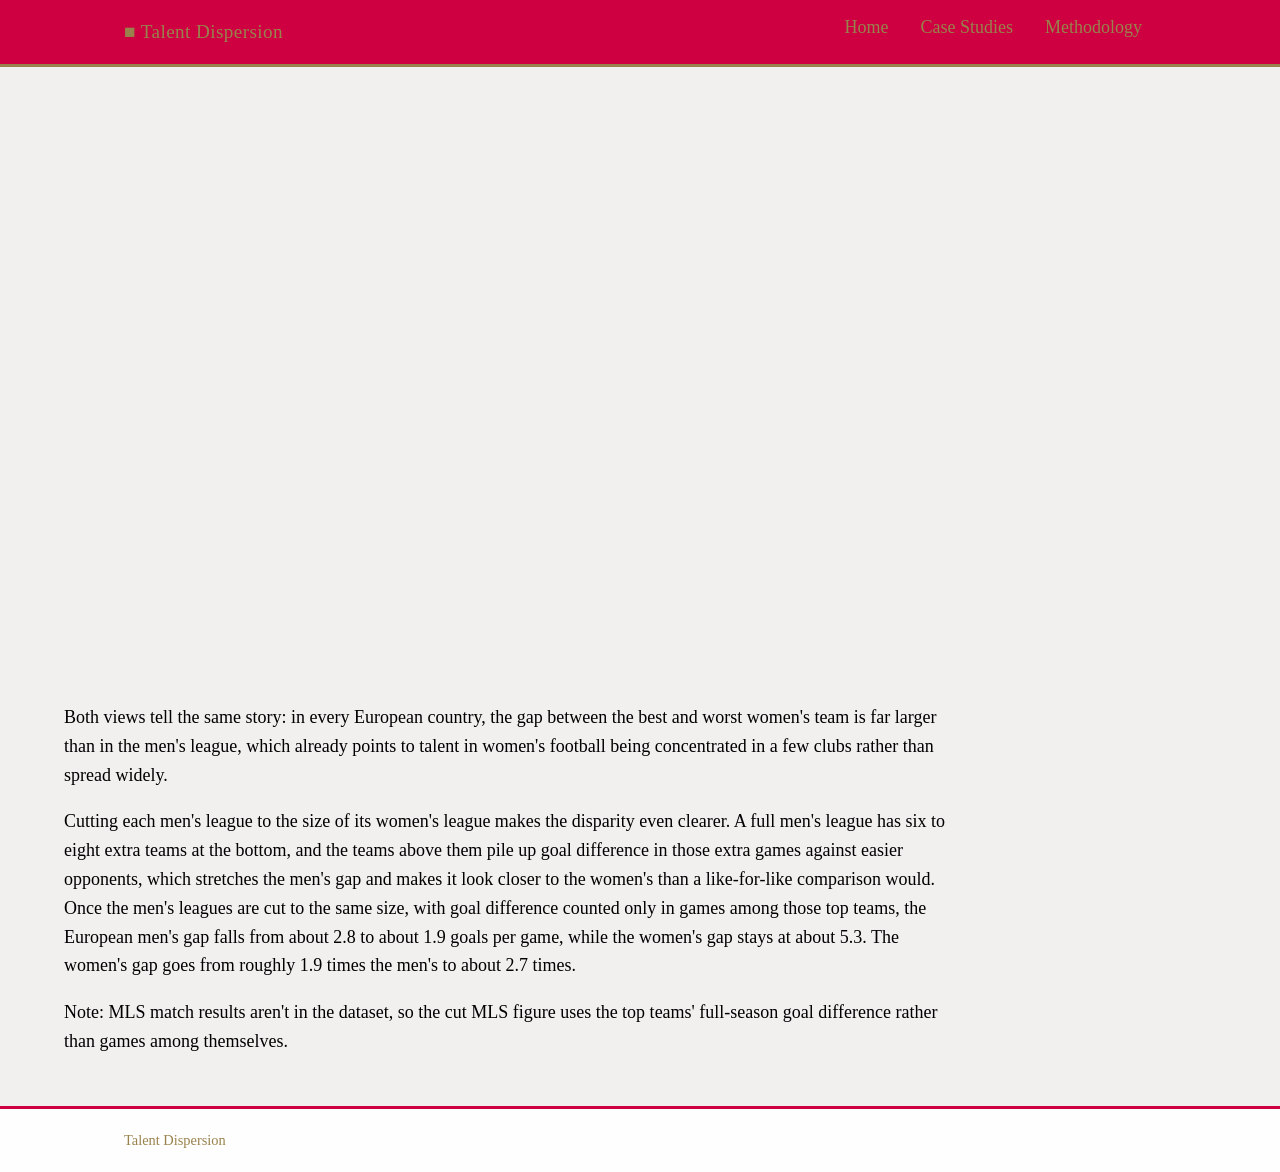
<file: graphs/gd_gap.html>
<!DOCTYPE html>
<html lang="en">
<head>
  <meta charset="UTF-8">
  <meta name="viewport" content="width=device-width, initial-scale=1.0">
  <title>Best vs worst team gap | Talent Dispersion</title>
  <link rel="stylesheet" href="../css/style.css">
  <script>
    // Inside the home page's frame, hide the site header and footer (the home page has its own).
    if (window.self !== window.top) document.documentElement.classList.add("embedded");
  </script>
  <style>
    .wrap { flex: 1; width: 100%; max-width: 1200px; margin: 0 auto; padding: 16px 24px 32px; }
    .text { max-width: 900px; color: #000000; }
    .embedded .site-header, .embedded .site-footer { display: none; }
    .embedded body { min-height: 0; }
  </style>
</head>
<body>
  <header class="site-header">
    <div class="container">
      <a class="site-title" href="../index.html"><span class="mark">&#9632;</span> Talent Dispersion</a>
      <button class="nav-toggle" aria-expanded="false" aria-controls="site-nav">Menu</button>
      <nav class="site-nav" id="site-nav" aria-label="Main">
        <ul>
          <li><a href="../index.html">Home</a></li>
          <li><a href="../case-studies.html">Case Studies</a></li>
          <li><a href="../methodology.html">Methodology</a></li>
        </ul>
      </nav>
    </div>
  </header>

  <div class="wrap">
<div style="height:620px; width:100%;">                        <script>window.PlotlyConfig = {MathJaxConfig: 'local'};</script>
        <script charset="utf-8" src="https://cdn.plot.ly/plotly-4.1.1.min.js" integrity="sha256-O24V1F27f8pb0glCkelh3cVHLNiHAJ5gCaVtq2aNch8=" crossorigin="anonymous"></script>                <div id="5c2c7c02-c21b-446d-9626-b9b3470eb08a" class="plotly-graph-div" style="height:100%; width:100%;"></div>            <script>                window.PLOTLYENV=window.PLOTLYENV || {};                                if (document.getElementById("5c2c7c02-c21b-446d-9626-b9b3470eb08a")) {                    Plotly.newPlot(                        "5c2c7c02-c21b-446d-9626-b9b3470eb08a",                        [{"customdata":[["England",7],["Spain",7],["France",7],["Germany",7],["USA",7]],"hovertemplate":"\u003cb\u003e%{customdata[0]}\u003c\u002fb\u003e\u003cbr\u003e%{fullData.name}: %{y:.2f} goals per game\u003cbr\u003eSeasons averaged: %{customdata[1]}\u003cextra\u003e\u003c\u002fextra\u003e","marker":{"color":"#ce0041","line":{"color":"#99824c","width":2.5}},"name":"Women's league","text":["4.3","5.3","5.5","6.0","2.0"],"textposition":"outside","x":["\u003cb\u003eEngland\u003c\u002fb\u003e\u003cbr\u003eWSL\u003cbr\u003evs Premier League","\u003cb\u003eSpain\u003c\u002fb\u003e\u003cbr\u003eLiga F\u003cbr\u003evs La Liga","\u003cb\u003eFrance\u003c\u002fb\u003e\u003cbr\u003ePremi\u00e8re Ligue\u003cbr\u003evs Ligue 1","\u003cb\u003eGermany\u003c\u002fb\u003e\u003cbr\u003eFrauen-Bundesliga\u003cbr\u003evs Bundesliga","\u003cb\u003eUSA\u003c\u002fb\u003e\u003cbr\u003eNWSL\u003cbr\u003evs MLS"],"y":[4.313285714285714,5.282428571428572,5.464285714285714,5.987285714285714,2.039285714285714],"type":"bar","textfont":{"color":"#000000","size":15},"cliponaxis":false},{"customdata":[["England",7],["Spain",7],["France",7],["Germany",7],["USA",7]],"hovertemplate":"\u003cb\u003e%{customdata[0]}\u003c\u002fb\u003e\u003cbr\u003e%{fullData.name}: %{y:.2f} goals per game\u003cbr\u003eSeasons averaged: %{customdata[1]}\u003cextra\u003e\u003c\u002fextra\u003e","marker":{"color":"#113476","line":{"color":"#99824c","width":2.5}},"name":"Men's league (all teams)","text":["3.0","2.3","2.7","3.1","1.9"],"textposition":"outside","x":["\u003cb\u003eEngland\u003c\u002fb\u003e\u003cbr\u003eWSL\u003cbr\u003evs Premier League","\u003cb\u003eSpain\u003c\u002fb\u003e\u003cbr\u003eLiga F\u003cbr\u003evs La Liga","\u003cb\u003eFrance\u003c\u002fb\u003e\u003cbr\u003ePremi\u00e8re Ligue\u003cbr\u003evs Ligue 1","\u003cb\u003eGermany\u003c\u002fb\u003e\u003cbr\u003eFrauen-Bundesliga\u003cbr\u003evs Bundesliga","\u003cb\u003eUSA\u003c\u002fb\u003e\u003cbr\u003eNWSL\u003cbr\u003evs MLS"],"y":[2.9661428571428567,2.3419999999999996,2.735142857142857,3.0924285714285715,1.9368571428571428],"type":"bar","textfont":{"color":"#000000","size":15},"cliponaxis":false},{"customdata":[["England",7],["Spain",7],["France",7],["Germany",7],["USA",7]],"hovertemplate":"\u003cb\u003e%{customdata[0]}\u003c\u002fb\u003e\u003cbr\u003e%{fullData.name}: %{y:.2f} goals per game\u003cbr\u003eSeasons averaged: %{customdata[1]}\u003cextra\u003e\u003c\u002fextra\u003e","marker":{"color":"#113476","line":{"color":"#99824c","width":2.5}},"name":"Men's league (cut to women's size)","text":["2.0","1.8","1.8","2.2","0.8"],"textposition":"outside","visible":false,"x":["\u003cb\u003eEngland\u003c\u002fb\u003e\u003cbr\u003eWSL\u003cbr\u003evs Premier League","\u003cb\u003eSpain\u003c\u002fb\u003e\u003cbr\u003eLiga F\u003cbr\u003evs La Liga","\u003cb\u003eFrance\u003c\u002fb\u003e\u003cbr\u003ePremi\u00e8re Ligue\u003cbr\u003evs Ligue 1","\u003cb\u003eGermany\u003c\u002fb\u003e\u003cbr\u003eFrauen-Bundesliga\u003cbr\u003evs Bundesliga","\u003cb\u003eUSA\u003c\u002fb\u003e\u003cbr\u003eNWSL\u003cbr\u003evs MLS"],"y":[1.9740259740259738,1.7554911619820341,1.841774891774892,2.194805194805195,0.7772857142857144],"type":"bar","textfont":{"color":"#000000","size":15},"cliponaxis":false}],                        {"template":{"data":{"histogram2dcontour":[{"type":"histogram2dcontour","colorbar":{"outlinewidth":0,"ticks":""},"colorscale":[[0.0,"#0d0887"],[0.1111111111111111,"#46039f"],[0.2222222222222222,"#7201a8"],[0.3333333333333333,"#9c179e"],[0.4444444444444444,"#bd3786"],[0.5555555555555556,"#d8576b"],[0.6666666666666666,"#ed7953"],[0.7777777777777778,"#fb9f3a"],[0.8888888888888888,"#fdca26"],[1.0,"#f0f921"]]}],"choropleth":[{"type":"choropleth","colorbar":{"outlinewidth":0,"ticks":""}}],"histogram2d":[{"type":"histogram2d","colorbar":{"outlinewidth":0,"ticks":""},"colorscale":[[0.0,"#0d0887"],[0.1111111111111111,"#46039f"],[0.2222222222222222,"#7201a8"],[0.3333333333333333,"#9c179e"],[0.4444444444444444,"#bd3786"],[0.5555555555555556,"#d8576b"],[0.6666666666666666,"#ed7953"],[0.7777777777777778,"#fb9f3a"],[0.8888888888888888,"#fdca26"],[1.0,"#f0f921"]]}],"heatmap":[{"type":"heatmap","colorbar":{"outlinewidth":0,"ticks":""},"colorscale":[[0.0,"#0d0887"],[0.1111111111111111,"#46039f"],[0.2222222222222222,"#7201a8"],[0.3333333333333333,"#9c179e"],[0.4444444444444444,"#bd3786"],[0.5555555555555556,"#d8576b"],[0.6666666666666666,"#ed7953"],[0.7777777777777778,"#fb9f3a"],[0.8888888888888888,"#fdca26"],[1.0,"#f0f921"]]}],"contourcarpet":[{"type":"contourcarpet","colorbar":{"outlinewidth":0,"ticks":""}}],"contour":[{"type":"contour","colorbar":{"outlinewidth":0,"ticks":""},"colorscale":[[0.0,"#0d0887"],[0.1111111111111111,"#46039f"],[0.2222222222222222,"#7201a8"],[0.3333333333333333,"#9c179e"],[0.4444444444444444,"#bd3786"],[0.5555555555555556,"#d8576b"],[0.6666666666666666,"#ed7953"],[0.7777777777777778,"#fb9f3a"],[0.8888888888888888,"#fdca26"],[1.0,"#f0f921"]]}],"surface":[{"type":"surface","colorbar":{"outlinewidth":0,"ticks":""},"colorscale":[[0.0,"#0d0887"],[0.1111111111111111,"#46039f"],[0.2222222222222222,"#7201a8"],[0.3333333333333333,"#9c179e"],[0.4444444444444444,"#bd3786"],[0.5555555555555556,"#d8576b"],[0.6666666666666666,"#ed7953"],[0.7777777777777778,"#fb9f3a"],[0.8888888888888888,"#fdca26"],[1.0,"#f0f921"]]}],"mesh3d":[{"type":"mesh3d","colorbar":{"outlinewidth":0,"ticks":""}}],"scatter":[{"fillpattern":{"fillmode":"overlay","size":10,"solidity":0.2},"type":"scatter"}],"parcoords":[{"type":"parcoords","line":{"colorbar":{"outlinewidth":0,"ticks":""}}}],"scatterpolargl":[{"type":"scatterpolargl","marker":{"colorbar":{"outlinewidth":0,"ticks":""}}}],"bar":[{"error_x":{"color":"#2a3f5f"},"error_y":{"color":"#2a3f5f"},"marker":{"line":{"color":"#E5ECF6","width":0.5},"pattern":{"fillmode":"overlay","size":10,"solidity":0.2}},"type":"bar"}],"scattergeo":[{"type":"scattergeo","marker":{"colorbar":{"outlinewidth":0,"ticks":""}}}],"scatterpolar":[{"type":"scatterpolar","marker":{"colorbar":{"outlinewidth":0,"ticks":""}}}],"histogram":[{"marker":{"pattern":{"fillmode":"overlay","size":10,"solidity":0.2}},"type":"histogram"}],"scattergl":[{"type":"scattergl","marker":{"colorbar":{"outlinewidth":0,"ticks":""}}}],"scatter3d":[{"type":"scatter3d","line":{"colorbar":{"outlinewidth":0,"ticks":""}},"marker":{"colorbar":{"outlinewidth":0,"ticks":""}}}],"scattermap":[{"type":"scattermap","marker":{"colorbar":{"outlinewidth":0,"ticks":""}}}],"scatterternary":[{"type":"scatterternary","marker":{"colorbar":{"outlinewidth":0,"ticks":""}}}],"scattercarpet":[{"type":"scattercarpet","marker":{"colorbar":{"outlinewidth":0,"ticks":""}}}],"carpet":[{"aaxis":{"endlinecolor":"#2a3f5f","gridcolor":"white","linecolor":"white","minorgridcolor":"white","startlinecolor":"#2a3f5f"},"baxis":{"endlinecolor":"#2a3f5f","gridcolor":"white","linecolor":"white","minorgridcolor":"white","startlinecolor":"#2a3f5f"},"type":"carpet"}],"table":[{"cells":{"fill":{"color":"#EBF0F8"},"line":{"color":"white"}},"header":{"fill":{"color":"#C8D4E3"},"line":{"color":"white"}},"type":"table"}],"barpolar":[{"marker":{"line":{"color":"#E5ECF6","width":0.5},"pattern":{"fillmode":"overlay","size":10,"solidity":0.2}},"type":"barpolar"}],"pie":[{"automargin":true,"type":"pie"}]},"layout":{"autotypenumbers":"strict","colorway":["#636efa","#EF553B","#00cc96","#ab63fa","#FFA15A","#19d3f3","#FF6692","#B6E880","#FF97FF","#FECB52"],"font":{"color":"#2a3f5f"},"hovermode":"closest","hoverlabel":{"align":"left"},"paper_bgcolor":"white","plot_bgcolor":"#E5ECF6","polar":{"bgcolor":"#E5ECF6","angularaxis":{"gridcolor":"white","linecolor":"white","ticks":""},"radialaxis":{"gridcolor":"white","linecolor":"white","ticks":""}},"ternary":{"bgcolor":"#E5ECF6","aaxis":{"gridcolor":"white","linecolor":"white","ticks":""},"baxis":{"gridcolor":"white","linecolor":"white","ticks":""},"caxis":{"gridcolor":"white","linecolor":"white","ticks":""}},"coloraxis":{"colorbar":{"outlinewidth":0,"ticks":""}},"colorscale":{"sequential":[[0.0,"#0d0887"],[0.1111111111111111,"#46039f"],[0.2222222222222222,"#7201a8"],[0.3333333333333333,"#9c179e"],[0.4444444444444444,"#bd3786"],[0.5555555555555556,"#d8576b"],[0.6666666666666666,"#ed7953"],[0.7777777777777778,"#fb9f3a"],[0.8888888888888888,"#fdca26"],[1.0,"#f0f921"]],"sequentialminus":[[0.0,"#0d0887"],[0.1111111111111111,"#46039f"],[0.2222222222222222,"#7201a8"],[0.3333333333333333,"#9c179e"],[0.4444444444444444,"#bd3786"],[0.5555555555555556,"#d8576b"],[0.6666666666666666,"#ed7953"],[0.7777777777777778,"#fb9f3a"],[0.8888888888888888,"#fdca26"],[1.0,"#f0f921"]],"diverging":[[0,"#8e0152"],[0.1,"#c51b7d"],[0.2,"#de77ae"],[0.3,"#f1b6da"],[0.4,"#fde0ef"],[0.5,"#f7f7f7"],[0.6,"#e6f5d0"],[0.7,"#b8e186"],[0.8,"#7fbc41"],[0.9,"#4d9221"],[1,"#276419"]]},"xaxis":{"gridcolor":"white","linecolor":"white","ticks":"","title":{"standoff":15},"zerolinecolor":"white","automargin":true,"zerolinewidth":2},"yaxis":{"gridcolor":"white","linecolor":"white","ticks":"","title":{"standoff":15},"zerolinecolor":"white","automargin":true,"zerolinewidth":2},"scene":{"xaxis":{"backgroundcolor":"#E5ECF6","gridcolor":"white","linecolor":"white","showbackground":true,"ticks":"","zerolinecolor":"white","gridwidth":2},"yaxis":{"backgroundcolor":"#E5ECF6","gridcolor":"white","linecolor":"white","showbackground":true,"ticks":"","zerolinecolor":"white","gridwidth":2},"zaxis":{"backgroundcolor":"#E5ECF6","gridcolor":"white","linecolor":"white","showbackground":true,"ticks":"","zerolinecolor":"white","gridwidth":2}},"shapedefaults":{"line":{"color":"#2a3f5f"}},"annotationdefaults":{"arrowcolor":"#2a3f5f","arrowhead":0,"arrowwidth":1},"geo":{"bgcolor":"white","landcolor":"#E5ECF6","subunitcolor":"white","showland":true,"showlakes":true,"lakecolor":"white"},"title":{"x":0.05}}},"title":{"font":{"size":22,"color":"#000000"},"text":"Gap between the best and worst team, in goal difference per game","x":0.01,"y":0.97,"yanchor":"top"},"font":{"family":"Times New Roman, Times, serif","size":15,"color":"#000000"},"hoverlabel":{"font":{"family":"Times New Roman, Times, serif"},"bgcolor":"white","bordercolor":"#99824c"},"legend":{"font":{"size":15},"orientation":"h","x":0,"y":-0.3},"paper_bgcolor":"#F2F0EF","plot_bgcolor":"#fefefe","height":620,"dragmode":false,"xaxis":{"showline":true,"linecolor":"#888888","fixedrange":true,"tickfont":{"size":13},"tickangle":0},"yaxis":{"showline":true,"linecolor":"#888888","gridcolor":"#e3dfdc","zerolinecolor":"#bbbbbb","fixedrange":true,"title":{"text":"Goals per game: 1st-place team minus last-place team"},"range":[0,6.8853785714285705]},"margin":{"t":150,"r":30,"b":150,"l":80},"barmode":"group","bargap":0.25,"bargroupgap":0.06,"updatemenus":[{"active":0,"bgcolor":"white","bordercolor":"#ce0041","borderwidth":1,"buttons":[{"args":[{"visible":[true,true,false]}],"label":"Full men's leagues","method":"update"},{"args":[{"visible":[true,false,true]}],"label":"Men's leagues cut to women's size","method":"update"}],"direction":"right","font":{"color":"#000000","family":"Times New Roman, Times, serif","size":15},"showactive":true,"type":"buttons","x":0.0,"xanchor":"left","y":1.04,"yanchor":"bottom"}]},                        {"modeBarButtons": [["toImage"]], "displaylogo": false, "responsive": true}                    )                };            </script>        </div>
    <div class="text">
    <p>Both views tell the same story: in every European country, the gap between the best and worst women's team is far larger than in the men's league, which already points to talent in women's football being concentrated in a few clubs rather than spread widely.</p>
    <p>Cutting each men's league to the size of its women's league makes the disparity even clearer. A full men's league has six to eight extra teams at the bottom, and the teams above them pile up goal difference in those extra games against easier opponents, which stretches the men's gap and makes it look closer to the women's than a like-for-like comparison would. Once the men's leagues are cut to the same size, with goal difference counted only in games among those top teams, the European men's gap falls from about 2.8 to about 1.9 goals per game, while the women's gap stays at about 5.3. The women's gap goes from roughly 1.9 times the men's to about 2.7 times.</p>
    <p>Note: MLS match results aren't in the dataset, so the cut MLS figure uses the top teams' full-season goal difference rather than games among themselves.</p>
    </div>
  </div>

  <footer class="site-footer">
    <div class="container">
      <span>Talent Dispersion</span>
    </div>
  </footer>
  <script src="../js/main.js"></script>
</body>
</html>
</file>
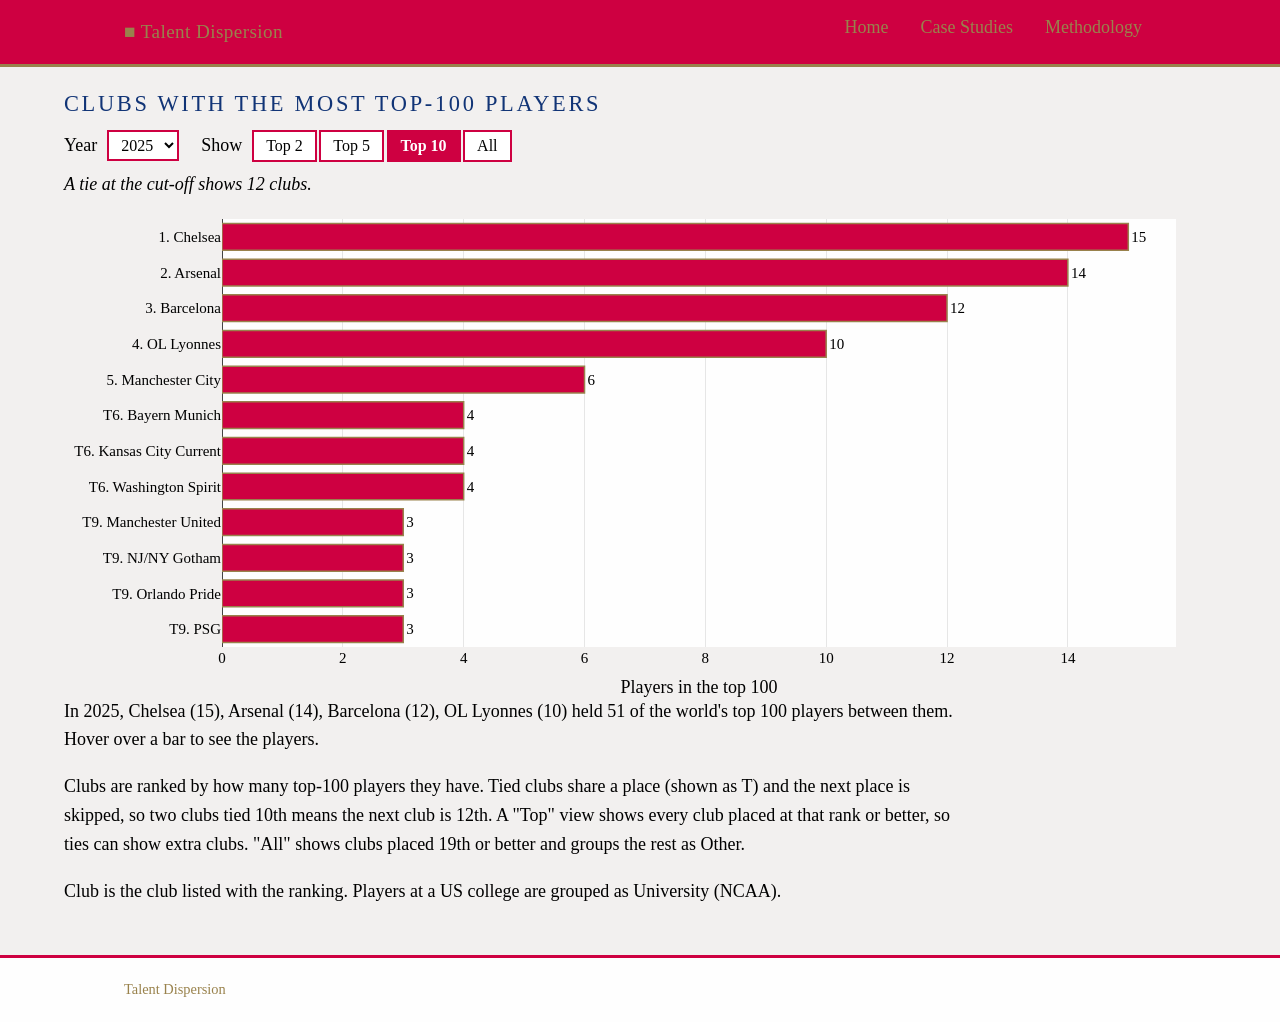
<file: graphs/t100_top_clubs.html>
<!DOCTYPE html>
<html lang="en">
<head>
  <meta charset="UTF-8">
  <meta name="viewport" content="width=device-width, initial-scale=1.0">
  <title>Clubs with the most top-100 players | Talent Dispersion</title>
  <link rel="stylesheet" href="../css/style.css">
  <script>
    // Inside another page's frame, hide the site header and footer (that page has its own).
    if (window.self !== window.top) document.documentElement.classList.add("embedded");
  </script>
  <style>
    .wrap { flex: 1; width: 100%; max-width: 1200px; margin: 0 auto; padding: 16px 24px 32px; }
    .text { max-width: 900px; color: #000000; }
    .embedded .site-header, .embedded .site-footer { display: none; }
    .embedded body { min-height: 0; }
  </style>
  <style>
    .chart-title { font-size: 1.4rem; margin: 8px 0 12px; }
    .controls { display: flex; flex-wrap: wrap; align-items: center; gap: 10px; color: #000000; }
    .controls select { font-family: Times New Roman, Times, serif; font-size: 1rem; padding: 4px 8px;
                        border: 2px solid #ce0041; background: white; }
    .controls .sep { margin-left: 12px; }
    .seg button { font-family: Times New Roman, Times, serif; font-size: 1rem; padding: 5px 12px; cursor: pointer;
                   background: white; color: #000000; border: 2px solid #ce0041; margin-right: -2px; }
    .seg button.active { background: #ce0041; color: white; font-weight: bold; }
    .chart-note { color: #000000; font-style: italic; min-height: 1.4em; margin: 8px 0 0; }
  </style>
</head>
<body>
  <header class="site-header">
    <div class="container">
      <a class="site-title" href="../index.html"><span class="mark">&#9632;</span> Talent Dispersion</a>
      <button class="nav-toggle" aria-expanded="false" aria-controls="site-nav">Menu</button>
      <nav class="site-nav" id="site-nav" aria-label="Main">
        <ul>
          <li><a href="../index.html">Home</a></li>
          <li><a href="../case-studies.html">Case Studies</a></li>
          <li><a href="../methodology.html">Methodology</a></li>
        </ul>
      </nav>
    </div>
  </header>

  <div class="wrap">

    <h2 class="chart-title">Clubs with the most top-100 players</h2>
    <div class="controls">
      <label for="yearSelect">Year</label>
      <select id="yearSelect">
        <option value="2016">2016</option><option value="2017">2017</option><option value="2018">2018</option><option value="2019">2019</option><option value="2020">2020</option><option value="2021">2021</option><option value="2022">2022</option><option value="2023">2023</option><option value="2024">2024</option><option value="2025" selected>2025</option>
      </select>
      <span class="sep">Show</span>
      <div class="seg" role="group" aria-label="Number of clubs">
        <button type="button" data-n="2">Top 2</button>
        <button type="button" data-n="5">Top 5</button>
        <button type="button" data-n="10" class="active">Top 10</button>
        <button type="button" data-n="all">All</button>
      </div>
    </div>
    <p id="note" class="chart-note"></p>
    <div id="chart"></div>
    <div class="text">
      <p>In 2025, Chelsea (15), Arsenal (14), Barcelona (12), OL Lyonnes (10) held 51 of the world's top 100 players between them. Hover over a bar to see the players.</p>
      <p>Clubs are ranked by how many top-100 players they have. Tied clubs share a place (shown as T) and the next place is skipped, so two clubs tied 10th means the next club is 12th. A "Top" view shows every club placed at that rank or better, so ties can show extra clubs. "All" shows clubs placed 19th or better and groups the rest as Other.</p>
      <p>Club is the club listed with the ranking. Players at a US college are grouped as University (NCAA).</p>
    </div>

  <script src="https://cdn.plot.ly/plotly-2.35.2.min.js" charset="utf-8"></script>
  <script>
  (function () {
    const DATA = {"2016": [{"club": "Lyon", "league": "Première Ligue", "players": 13, "place": 1, "label": "1", "names": ["Ada Hegerberg", "Dzsenifer Marozsán", "Wendie Renard", "Eugénie Le Sommer", "Camille Abily", "Alex Morgan", "Caroline Seger", "Saki Kumagai", "Louisa Cadamuro", "Griedge Mbock Bathy", "Élodie Thomis", "Sarah Bouhaddi", "Amel Majri"]}, {"club": "Manchester City", "league": "WSL", "players": 8, "place": 2, "label": "2", "names": ["Lucy Bronze", "Steph Houghton", "Jane Ross", "Jill Scott", "Jennifer Beattie", "Izzy Christiansen", "Karen Bardsley", "Toni Duggan"]}, {"club": "Chelsea", "league": "WSL", "players": 7, "place": 3, "label": "T3", "names": ["Hedvig Lindahl", "Ramona Bachmann", "Ji So-yun", "Karen Carney", "Eni Aluko", "Gemma Davison", "Fran Kirby"]}, {"club": "Wolfsburg", "league": "Frauen-Bundesliga", "players": 7, "place": 3, "label": "T3", "names": ["Anja Mittag", "Pernille Harder", "Alexandra Popp", "Nilla Fischer", "Sara Björk Gunnarsdóttir", "Tessa Wullaert", "Emily van Egmond"]}, {"club": "Bayern Munich", "league": "Frauen-Bundesliga", "players": 5, "place": 5, "label": "T5", "names": ["Melanie Behringer", "Sara Däbritz", "Vivianne Miedema", "Simone Laudehr", "Leonie Maier"]}, {"club": "Houston Dash", "league": "NWSL", "players": 5, "place": 5, "label": "T5", "names": ["Carli Lloyd", "Kealia Ohai", "Lydia Williams", "Rachel Daly", "Janine Beckie"]}, {"club": "Portland Thorns", "league": "NWSL", "players": 5, "place": 5, "label": "T5", "names": ["Christine Sinclair", "Tobin Heath", "Amandine Henry", "Allie Long", "Nadia Nadim"]}, {"club": "Arsenal", "league": "WSL", "players": 4, "place": 8, "label": "T8", "names": ["Jordan Nobbs", "Casey Stoney", "Sari van Veenendaal", "Fara Williams"]}, {"club": "PSG", "league": "Première Ligue", "players": 4, "place": 8, "label": "T8", "names": ["Cristiane", "Verónica Boquete", "Marie-Laure Delie", "Laura Georges"]}, {"club": "Seattle Reign", "league": "NWSL", "players": 4, "place": 8, "label": "T8", "names": ["Kim Little", "Jess Fishlock", "Hope Solo", "Manon Melis"]}, {"club": "Barcelona", "league": "Liga F", "players": 3, "place": 11, "label": "T11", "names": ["Andressa", "Jennifer Hermoso", "Vicky Losada"]}, {"club": "FC Rosengård", "league": "Damallsvenskan", "players": 3, "place": 11, "label": "T11", "names": ["Marta", "Lotta Schelin", "Lieke Martens"]}, {"club": "Orlando Pride", "league": "NWSL", "players": 3, "place": 11, "label": "T11", "names": ["Ali Krieger", "Lisa De Vanna", "Ashlyn Harris"]}, {"club": "Turbine Potsdam", "league": "Frauen-Bundesliga", "players": 3, "place": 11, "label": "T11", "names": ["Elise Kellond-Knight", "Tabea Kemme", "Svenja Huth"]}, {"club": "University", "league": "NCAA", "players": 3, "place": 11, "label": "T11", "names": ["Kadeisha Buchanan", "Mallory Pugh", "Deyna Castellanos"]}, {"club": "Western New York Flash", "league": "NWSL", "players": 3, "place": 11, "label": "T11", "names": ["Lynn Williams", "Samantha Mewis", "Jessica McDonald"]}, {"club": "Chicago Red Stars", "league": "NWSL", "players": 2, "place": 17, "label": "T17", "names": ["Christen Press", "Julie Johnston"]}, {"club": "FFC Frankfurt", "league": "Frauen-Bundesliga", "players": 2, "place": 17, "label": "T17", "names": ["Yuki Nagasato", "Mandy Islacker"]}, {"club": "Linköping", "league": "Damallsvenskan", "players": 2, "place": 17, "label": "T17", "names": ["Stina Blackstenius", "Claudia Neto"]}, {"club": "Montpellier", "league": "Première Ligue", "players": 2, "place": 17, "label": "T17", "names": ["Sofia Jakobsson", "Linda Sembrant"]}, {"club": "Boston Breakers", "league": "NWSL", "players": 1, "place": 21, "label": "T21", "names": ["Emilie Haavi"]}, {"club": "Canberra United", "league": "A-League Women", "players": 1, "place": 21, "label": "T21", "names": ["Michelle Heyman"]}, {"club": "Dalian Quanjian", "league": "Chinese Women's Super League", "players": 1, "place": 21, "label": "T21", "names": ["Wang Shuang"]}, {"club": "FC Kansas City", "league": "NWSL", "players": 1, "place": 21, "label": "T21", "names": ["Becky Sauerbrunn"]}, {"club": "JEF United", "league": "Japan (Nadeshiko / WE League)", "players": 1, "place": 21, "label": "T21", "names": ["Yuika Sugasawa"]}, {"club": "Juvisy", "league": "Première Ligue", "players": 1, "place": 21, "label": "T21", "names": ["Gaëtane Thiney"]}, {"club": "KIF Örebro", "league": "Damallsvenskan", "players": 1, "place": 21, "label": "T21", "names": ["Lisa Dahlkvist"]}, {"club": "Kvarnsvedens IK", "league": "Damallsvenskan", "players": 1, "place": 21, "label": "T21", "names": ["Tabitha Chawinga"]}, {"club": "LSK Kvinner", "league": "Toppserien", "players": 1, "place": 21, "label": "T21", "names": ["Isabell Herlovsen"]}, {"club": "Okayama Yunogo Belle", "league": "Japan (Nadeshiko / WE League)", "players": 1, "place": 21, "label": "T21", "names": ["Aya Miyama"]}, {"club": "Sydney FC", "league": "A-League Women", "players": 1, "place": 21, "label": "T21", "names": ["Caitlin Foord"]}, {"club": "Washington Spirit", "league": "NWSL", "players": 1, "place": 21, "label": "T21", "names": ["Crystal Dunn"]}], "2017": [{"club": "Lyon", "league": "Première Ligue", "players": 11, "place": 1, "label": "1", "names": ["Lucy Bronze", "Dzsenifer Marozsán", "Wendie Renard", "Ada Hegerberg", "Eugénie Le Sommer", "Camille Abily", "Shanice van de Sanden", "Saki Kumagai", "Kadeisha Buchanan", "Sarah Bouhaddi", "Griedge Mbock Bathy"]}, {"club": "Wolfsburg", "league": "Frauen-Bundesliga", "players": 9, "place": 2, "label": "2", "names": ["Pernille Harder", "Alexandra Popp", "Caroline Graham Hansen", "Nilla Fischer", "Sara Björk Gunnarsdóttir", "Claudia Neto", "Lara Dickenmann", "Tessa Wullaert", "Kristine Minde"]}, {"club": "Chelsea", "league": "WSL", "players": 7, "place": 3, "label": "3", "names": ["Ramona Bachmann", "Ji So-yun", "Fran Kirby", "Crystal Dunn", "Maren Mjelde", "Millie Bright", "Karen Carney"]}, {"club": "PSG", "league": "Première Ligue", "players": 6, "place": 4, "label": "T4", "names": ["Amandine Henry", "Jennifer Hermoso", "Formiga", "Shirley Cruz", "Ashley Lawrence", "Irene Paredes"]}, {"club": "Portland Thorns", "league": "NWSL", "players": 6, "place": 4, "label": "T4", "names": ["Christine Sinclair", "Nadia Nadim", "Lindsey Horan", "Adrianna Franch", "Hayley Raso", "Meghan Klingenberg"]}, {"club": "Arsenal", "league": "WSL", "players": 5, "place": 6, "label": "T6", "names": ["Vivianne Miedema", "Jodie Taylor", "Jordan Nobbs", "Danielle van de Donk", "Sari van Veenendaal"]}, {"club": "Orlando Pride", "league": "NWSL", "players": 5, "place": 6, "label": "T6", "names": ["Marta", "Alex Morgan", "Steph Catley", "Ali Krieger", "Camila"]}, {"club": "Barcelona", "league": "Liga F", "players": 4, "place": 8, "label": "T8", "names": ["Lieke Martens", "Toni Duggan", "Andressa Alves", "Vicky Losada"]}, {"club": "Manchester City", "league": "WSL", "players": 4, "place": 8, "label": "T8", "names": ["Steph Houghton", "Jill Scott", "Nikita Parris", "Keira Walsh"]}, {"club": "North Carolina Courage", "league": "NWSL", "players": 4, "place": 8, "label": "T8", "names": ["Sam Mewis", "Abby Dahlkemper", "Lynn Williams", "McCall Zerboni"]}, {"club": "Seattle Reign", "league": "NWSL", "players": 4, "place": 8, "label": "T8", "names": ["Megan Rapinoe", "Jess Fishlock", "Nahomi Kawasumi", "Lydia Williams"]}, {"club": "Bayern Munich", "league": "Frauen-Bundesliga", "players": 3, "place": 12, "label": "T12", "names": ["Mandy Islacker", "Manuela Zinsberger", "Kristin Demann"]}, {"club": "Montpellier", "league": "Première Ligue", "players": 3, "place": 12, "label": "T12", "names": ["Anouk Dekker", "Stina Blackstenius", "Katrine Veje"]}, {"club": "Sky Blue FC", "league": "NWSL", "players": 3, "place": 12, "label": "T12", "names": ["Sam Kerr", "Kelley O'Hara", "Raquel Rodríguez"]}, {"club": "Turbine Potsdam", "league": "Frauen-Bundesliga", "players": 3, "place": 12, "label": "T12", "names": ["Elise Kellond-Knight", "Svenja Huth", "Tabea Kemme"]}, {"club": "Chicago Red Stars", "league": "NWSL", "players": 2, "place": 16, "label": "T16", "names": ["Christen Press", "Julie Ertz"]}, {"club": "FC Twente", "league": "Vrouwen Eredivisie", "players": 2, "place": 16, "label": "T16", "names": ["Sherida Spitse", "Kika van Es"]}, {"club": "FFC Frankfurt", "league": "Frauen-Bundesliga", "players": 2, "place": 16, "label": "T16", "names": ["Jackie Groenen", "Kumi Yokoyama"]}, {"club": "SC Sand", "league": "Frauen-Bundesliga", "players": 2, "place": 16, "label": "T16", "names": ["Nina Burger", "Verena Aschauer"]}, {"club": "University", "league": "NCAA", "players": 2, "place": 16, "label": "T16", "names": ["Deyna Castellanos", "Jessie Fleming"]}, {"club": "Atlético Madrid", "league": "Liga F", "players": 1, "place": 21, "label": "T21", "names": ["Sonia Bermúdez"]}, {"club": "Brisbane Roar", "league": "A-League Women", "players": 1, "place": 21, "label": "T21", "names": ["Katrina Gorry"]}, {"club": "Changchun Yatai", "league": "Chinese Women's Super League", "players": 1, "place": 21, "label": "T21", "names": ["Cristiane"]}, {"club": "Dalian Quanjian", "league": "Chinese Women's Super League", "players": 1, "place": 21, "label": "T21", "names": ["Asisat Oshoala"]}, {"club": "FC Kansas City", "league": "NWSL", "players": 1, "place": 21, "label": "T21", "names": ["Becky Sauerbrunn"]}, {"club": "FC Rosengård", "league": "Damallsvenskan", "players": 1, "place": 21, "label": "T21", "names": ["Ella Masar"]}, {"club": "Houston Dash", "league": "NWSL", "players": 1, "place": 21, "label": "T21", "names": ["Carli Lloyd"]}, {"club": "Kvarnsvedens IK", "league": "Damallsvenskan", "players": 1, "place": 21, "label": "T21", "names": ["Tabitha Chawinga"]}, {"club": "Melbourne City", "league": "A-League Women", "players": 1, "place": 21, "label": "T21", "names": ["Alanna Kennedy"]}, {"club": "SC Freiburg", "league": "Frauen-Bundesliga", "players": 1, "place": 21, "label": "T21", "names": ["Lina Magull"]}, {"club": "Vegalta Sendai", "league": "Japan (Nadeshiko / WE League)", "players": 1, "place": 21, "label": "T21", "names": ["Caitlin Foord"]}, {"club": "Vålerenga", "league": "Toppserien", "players": 1, "place": 21, "label": "T21", "names": ["Theresa Nielsen"]}, {"club": "Washington Spirit", "league": "NWSL", "players": 1, "place": 21, "label": "T21", "names": ["Mallory Pugh"]}], "2018": [{"club": "Lyon", "league": "Première Ligue", "players": 14, "place": 1, "label": "1", "names": ["Ada Hegerberg", "Lucy Bronze", "Eugénie Le Sommer", "Amandine Henry", "Wendie Renard", "Dzsenifer Marozsán", "Saki Kumagai", "Amel Majri", "Jess Fishlock", "Shanice van de Sanden", "Sarah Bouhaddi", "Griedge Mbock", "Selma Bacha", "Kadeisha Buchanan"]}, {"club": "Wolfsburg", "league": "Frauen-Bundesliga", "players": 10, "place": 2, "label": "2", "names": ["Pernille Harder", "Alexandra Popp", "Caroline Graham Hansen", "Nilla Fischer", "Ewa Pajor", "Sara Björk Gunnarsdóttir", "Almuth Schult", "Cláudia Neto", "Lara Dickenmann", "Lena Goessling"]}, {"club": "North Carolina Courage", "league": "NWSL", "players": 8, "place": 3, "label": "3", "names": ["Crystal Dunn", "Lynn Williams", "Debinha", "Jess McDonald", "Abby Erceg", "Sam Mewis", "McCall Zerboni", "Abby Dahlkemper"]}, {"club": "Arsenal", "league": "WSL", "players": 5, "place": 4, "label": "T4", "names": ["Vivianne Miedema", "Kim Little", "Jordan Nobbs", "Daniëlle van de Donk", "Lia Wälti"]}, {"club": "Chelsea", "league": "WSL", "players": 5, "place": 4, "label": "T4", "names": ["Fran Kirby", "Ramona Bachmann", "Maren Mjelde", "Ji So-yun", "Millie Bright"]}, {"club": "Manchester City", "league": "WSL", "players": 5, "place": 4, "label": "T4", "names": ["Nadia Nadim", "Steph Houghton", "Nikita Parris", "Jill Scott", "Tessa Wullaert"]}, {"club": "PSG", "league": "Première Ligue", "players": 5, "place": 4, "label": "T4", "names": ["Christiane Endler", "Irene Paredes", "Marie-Antoinette Katoto", "Formiga", "Wang Shuang"]}, {"club": "Barcelona", "league": "Liga F", "players": 4, "place": 8, "label": "T8", "names": ["Lieke Martens", "Toni Duggan", "Patri Guijarro", "Alexia Putellas"]}, {"club": "Bayern Munich", "league": "Frauen-Bundesliga", "players": 4, "place": 8, "label": "T8", "names": ["Sara Däbritz", "Lina Magull", "Fridolina Rolfö", "Melanie Behringer"]}, {"club": "Portland Thorns", "league": "NWSL", "players": 4, "place": 8, "label": "T8", "names": ["Lindsey Horan", "Christine Sinclair", "Tobin Heath", "Adrianna Franch"]}, {"club": "FC Rosengård", "league": "Damallsvenskan", "players": 3, "place": 11, "label": "T11", "names": ["Anja Mittag", "Sanne Troelsgaard", "Caroline Seger"]}, {"club": "Seattle Reign", "league": "NWSL", "players": 3, "place": 11, "label": "T11", "names": ["Megan Rapinoe", "Jodie Taylor", "Nahomi Kawasumi"]}, {"club": "Chicago Red Stars", "league": "NWSL", "players": 2, "place": 13, "label": "T13", "names": ["Julie Ertz", "Alyssa Naeher"]}, {"club": "Melbourne City", "league": "A-League Women", "players": 2, "place": 13, "label": "T13", "names": ["Lydia Williams", "Elise Kellond-Knight"]}, {"club": "Montpellier", "league": "Première Ligue", "players": 2, "place": 13, "label": "T13", "names": ["Valérie Gauvin", "Stina Blackstenius"]}, {"club": "Orlando Pride", "league": "NWSL", "players": 2, "place": 13, "label": "T13", "names": ["Alex Morgan", "Marta"]}, {"club": "SGS Essen", "league": "Frauen-Bundesliga", "players": 2, "place": 13, "label": "T13", "names": ["Linda Dallmann", "Lea Schüller"]}, {"club": "Utah Royals", "league": "NWSL", "players": 2, "place": 13, "label": "T13", "names": ["Becky Sauerbrunn", "Christen Press"]}, {"club": "Atlético Madrid", "league": "Liga F", "players": 1, "place": 19, "label": "T19", "names": ["Jennifer Hermoso"]}, {"club": "Birmingham City", "league": "WSL", "players": 1, "place": 19, "label": "T19", "names": ["Ellen White"]}, {"club": "Brisbane Roar", "league": "A-League Women", "players": 1, "place": 19, "label": "T19", "names": ["Yuki Nagasato"]}, {"club": "Changchun Zhuoyue", "league": "Chinese Women's Super League", "players": 1, "place": 19, "label": "T19", "names": ["Cristiane"]}, {"club": "Dalian Quanjian", "league": "Chinese Women's Super League", "players": 1, "place": 19, "label": "T19", "names": ["Asisat Oshoala"]}, {"club": "FFC Frankfurt", "league": "Frauen-Bundesliga", "players": 1, "place": 19, "label": "T19", "names": ["Jackie Groenen"]}, {"club": "Houston Dash", "league": "NWSL", "players": 1, "place": 19, "label": "T19", "names": ["Rachel Daly"]}, {"club": "INAC Kobe", "league": "Japan (Nadeshiko / WE League)", "players": 1, "place": 19, "label": "T19", "names": ["Mana Iwabuchi"]}, {"club": "Jiangsu Suning", "league": "Chinese Women's Super League", "players": 1, "place": 19, "label": "T19", "names": ["Tabitha Chawinga"]}, {"club": "LSK Kvinner", "league": "Toppserien", "players": 1, "place": 19, "label": "T19", "names": ["Guro Reiten"]}, {"club": "Linköping", "league": "Damallsvenskan", "players": 1, "place": 19, "label": "T19", "names": ["Kosovare Asllani"]}, {"club": "Newcastle Jets", "league": "A-League Women", "players": 1, "place": 19, "label": "T19", "names": ["Emily van Egmond"]}, {"club": "Perth Glory", "league": "A-League Women", "players": 1, "place": 19, "label": "T19", "names": ["Sam Kerr"]}, {"club": "Sydney FC", "league": "A-League Women", "players": 1, "place": 19, "label": "T19", "names": ["Alanna Kennedy"]}, {"club": "Turbine Potsdam", "league": "Frauen-Bundesliga", "players": 1, "place": 19, "label": "T19", "names": ["Svenja Huth"]}, {"club": "University", "league": "NCAA", "players": 1, "place": 19, "label": "T19", "names": ["Deyna Castellanos"]}, {"club": "Vålerenga", "league": "Toppserien", "players": 1, "place": 19, "label": "T19", "names": ["Sherida Spitse"]}, {"club": "Washington Spirit", "league": "NWSL", "players": 1, "place": 19, "label": "T19", "names": ["Mal Pugh"]}], "2019": [{"club": "Lyon", "league": "Première Ligue", "players": 12, "place": 1, "label": "1", "names": ["Lucy Bronze", "Ada Hegerberg", "Amandine Henry", "Wendie Renard", "Eugénie Le Sommer", "Dzsenifer Marozsán", "Amel Majri", "Saki Kumagai", "Nikita Parris", "Griedge Mbock", "Sarah Bouhaddi", "Delphine Cascarino"]}, {"club": "Wolfsburg", "league": "Frauen-Bundesliga", "players": 9, "place": 2, "label": "2", "names": ["Pernille Harder", "Alex Popp", "Ewa Pajor", "Hedvig Lindahl", "Sara Björk Gunnarsdóttir", "Ingrid Engen", "Fridolina Rolfö", "Almuth Schult", "Cláudia Neto"]}, {"club": "Barcelona", "league": "Liga F", "players": 8, "place": 3, "label": "T3", "names": ["Caroline Graham Hansen", "Lieke Martens", "Jenni Hermoso", "Asisat Oshoala", "Alexia Putellas", "Mapi León", "Sandra Paños", "Marta Torrejón"]}, {"club": "North Carolina Courage", "league": "NWSL", "players": 8, "place": 3, "label": "T3", "names": ["Crystal Dunn", "Debinha", "Sam Mewis", "Abby Dahlkemper", "Denise O'Sullivan", "Lynn Williams", "Abby Erceg", "Jaelene Hinkle"]}, {"club": "Chelsea", "league": "WSL", "players": 7, "place": 5, "label": "T5", "names": ["Fran Kirby", "Ji So-yun", "Guro Reiten", "Erin Cuthbert", "Magdalena Eriksson", "Maren Mjelde", "Beth England"]}, {"club": "PSG", "league": "Première Ligue", "players": 7, "place": 5, "label": "T5", "names": ["Christiane Endler", "Sara Däbritz", "Irene Paredes", "Kadidiatou Diani", "Formiga", "Marie-Antoinette Katoto", "Hanna Glas"]}, {"club": "Arsenal", "league": "WSL", "players": 5, "place": 7, "label": "T7", "names": ["Vivianne Miedema", "Daniëlle van de Donk", "Kim Little", "Beth Mead", "Leah Williamson"]}, {"club": "Chicago Red Stars", "league": "NWSL", "players": 5, "place": 7, "label": "T7", "names": ["Sam Kerr", "Julie Ertz", "Yuki Nagasato", "Alyssa Naeher", "Casey Short"]}, {"club": "Portland Thorns", "league": "NWSL", "players": 4, "place": 9, "label": "T9", "names": ["Tobin Heath", "Lindsey Horan", "Christine Sinclair", "Ellie Carpenter"]}, {"club": "Utah Royals", "league": "NWSL", "players": 4, "place": 9, "label": "T9", "names": ["Becky Sauerbrunn", "Christen Press", "Kelley O'Hara", "Verónica Boquete"]}, {"club": "Manchester City", "league": "WSL", "players": 3, "place": 11, "label": "T11", "names": ["Ellen White", "Jill Scott", "Steph Houghton"]}, {"club": "Washington Spirit", "league": "NWSL", "players": 3, "place": 11, "label": "T11", "names": ["Rose Lavelle", "Mal Pugh", "Aubrey Bledsoe"]}, {"club": "Atlético Madrid", "league": "Liga F", "players": 2, "place": 13, "label": "T13", "names": ["Sari van Veenendaal", "Ludmila"]}, {"club": "Bayern Munich", "league": "Frauen-Bundesliga", "players": 2, "place": 13, "label": "T13", "names": ["Lina Magull", "Giulia Gwinn"]}, {"club": "CD Tacón", "league": "Liga F", "players": 2, "place": 13, "label": "T13", "names": ["Kosovare Asllani", "Sofia Jakobsson"]}, {"club": "Linköping", "league": "Damallsvenskan", "players": 2, "place": 13, "label": "T13", "names": ["Nilla Fischer", "Stina Blackstenius"]}, {"club": "Orlando Pride", "league": "NWSL", "players": 2, "place": 13, "label": "T13", "names": ["Alex Morgan", "Marta"]}, {"club": "Bordeaux", "league": "Première Ligue", "players": 1, "place": 18, "label": "T18", "names": ["Khadija Shaw"]}, {"club": "FC Rosengård", "league": "Damallsvenskan", "players": 1, "place": 18, "label": "T18", "names": ["Caroline Seger"]}, {"club": "Houston Dash", "league": "NWSL", "players": 1, "place": 18, "label": "T18", "names": ["Rachel Daly"]}, {"club": "INAC Kobe", "league": "Japan (Nadeshiko / WE League)", "players": 1, "place": 18, "label": "T18", "names": ["Mana Iwabuchi"]}, {"club": "Jiangsu Suning", "league": "Chinese Women's Super League", "players": 1, "place": 18, "label": "T18", "names": ["Tabitha Chawinga"]}, {"club": "Juventus", "league": "Serie A (Italy)", "players": 1, "place": 18, "label": "T18", "names": ["Barbara Bonansea"]}, {"club": "Manchester United", "league": "WSL", "players": 1, "place": 18, "label": "T18", "names": ["Jackie Groenen"]}, {"club": "Montpellier", "league": "Première Ligue", "players": 1, "place": 18, "label": "T18", "names": ["Valérie Gauvin"]}, {"club": "Reign FC", "league": "NWSL", "players": 1, "place": 18, "label": "T18", "names": ["Megan Rapinoe"]}, {"club": "SGS Essen", "league": "Frauen-Bundesliga", "players": 1, "place": 18, "label": "T18", "names": ["Lena Oberdorf"]}, {"club": "Sky Blue FC", "league": "NWSL", "players": 1, "place": 18, "label": "T18", "names": ["Carli Lloyd"]}, {"club": "São Paulo", "league": "Brasileirão Feminino", "players": 1, "place": 18, "label": "T18", "names": ["Cristiane"]}, {"club": "University", "league": "NCAA", "players": 1, "place": 18, "label": "T18", "names": ["Jessie Fleming"]}, {"club": "Urawa Red Diamonds", "league": "Japan (Nadeshiko / WE League)", "players": 1, "place": 18, "label": "T18", "names": ["Yuika Sugasawa"]}, {"club": "Vålerenga", "league": "Toppserien", "players": 1, "place": 18, "label": "T18", "names": ["Sherida Spitse"]}], "2020": [{"club": "Chelsea", "league": "WSL", "players": 11, "place": 1, "label": "T1", "names": ["Pernille Harder", "Sam Kerr", "Ji So-yun", "Magdalena Eriksson", "Beth England", "Maren Mjelde", "Guro Reiten", "Erin Cuthbert", "Melanie Leupolz", "Millie Bright", "Ann-Katrin Berger"]}, {"club": "Lyon", "league": "Première Ligue", "players": 11, "place": 1, "label": "T1", "names": ["Wendie Renard", "Dzsenifer Marozsán", "Amandine Henry", "Delphine Cascarino", "Saki Kumagai", "Eugénie Le Sommer", "Amel Majri", "Sara Björk Gunnarsdóttir", "Kadeisha Buchanan", "Sakina Karchaoui", "Ellie Carpenter"]}, {"club": "Barcelona", "league": "Liga F", "players": 10, "place": 3, "label": "3", "names": ["Caroline Graham Hansen", "Jenni Hermoso", "Alexia Putellas", "Lieke Martens", "Asisat Oshoala", "Mapi León", "Sandra Paños", "Marta Torrejón", "Patri Guijarro", "Aitana Bonmatí"]}, {"club": "Arsenal", "league": "WSL", "players": 9, "place": 4, "label": "T4", "names": ["Vivianne Miedema", "Kim Little", "Daniëlle van de Donk", "Caitlin Foord", "Jill Roord", "Leah Williamson", "Jordan Nobbs", "Lia Wälti", "Beth Mead"]}, {"club": "PSG", "league": "Première Ligue", "players": 9, "place": 4, "label": "T4", "names": ["Marie-Antoinette Katoto", "Christiane Endler", "Kadidiatou Diani", "Irene Paredes", "Sara Däbritz", "Nadia Nadim", "Ashley Lawrence", "Formiga", "Grace Geyoro"]}, {"club": "Wolfsburg", "league": "Frauen-Bundesliga", "players": 8, "place": 6, "label": "6", "names": ["Alex Popp", "Ewa Pajor", "Ingrid Engen", "Lena Goessling", "Svenja Huth", "Dominique Janssen", "Lena Oberdorf", "Pauline Bremer"]}, {"club": "Manchester City", "league": "WSL", "players": 6, "place": 7, "label": "7", "names": ["Lucy Bronze", "Sam Mewis", "Steph Houghton", "Keira Walsh", "Caroline Weir", "Chloe Kelly"]}, {"club": "Bayern Munich", "league": "Frauen-Bundesliga", "players": 5, "place": 8, "label": "8", "names": ["Lina Magull", "Viviane Asseyi", "Sydney Lohmann", "Hanna Glas", "Klara Bühl"]}, {"club": "North Carolina Courage", "league": "NWSL", "players": 4, "place": 9, "label": "T9", "names": ["Debinha", "Lynn Williams", "Abby Dahlkemper", "Denise O'Sullivan"]}, {"club": "Portland Thorns", "league": "NWSL", "players": 4, "place": 9, "label": "T9", "names": ["Lindsey Horan", "Crystal Dunn", "Christine Sinclair", "Natalia Kuikka"]}, {"club": "FC Rosengård", "league": "Damallsvenskan", "players": 3, "place": 11, "label": "11", "names": ["Caroline Seger", "Anna Anvegård", "Jelena Cankovic"]}, {"club": "Chicago Red Stars", "league": "NWSL", "players": 2, "place": 12, "label": "T12", "names": ["Julie Ertz", "Alyssa Naeher"]}, {"club": "Houston Dash", "league": "NWSL", "players": 2, "place": 12, "label": "T12", "names": ["Kristie Mewis", "Shea Groom"]}, {"club": "Juventus", "league": "Serie A (Italy)", "players": 2, "place": 12, "label": "T12", "names": ["Cristiana Girelli", "Sara Gama"]}, {"club": "Real Madrid", "league": "Liga F", "players": 2, "place": 12, "label": "T12", "names": ["Kosovare Asllani", "Sofia Jakobsson"]}, {"club": "Atlético Madrid", "league": "Liga F", "players": 1, "place": 16, "label": "T16", "names": ["Ludmila"]}, {"club": "Bordeaux", "league": "Première Ligue", "players": 1, "place": 16, "label": "T16", "names": ["Khadija Shaw"]}, {"club": "Eintracht Frankfurt", "league": "Frauen-Bundesliga", "players": 1, "place": 16, "label": "T16", "names": ["Laura Freigang"]}, {"club": "Jiangsu Suning", "league": "Chinese Women's Super League", "players": 1, "place": 16, "label": "T16", "names": ["Tabitha Chawinga"]}, {"club": "Kopparbergs/Göteborg FC", "league": "Damallsvenskan", "players": 1, "place": 16, "label": "T16", "names": ["Pauline Hammarlund"]}, {"club": "Linköping", "league": "Damallsvenskan", "players": 1, "place": 16, "label": "T16", "names": ["Nilla Fischer"]}, {"club": "Manchester United", "league": "WSL", "players": 1, "place": 16, "label": "T16", "names": ["Jackie Groenen"]}, {"club": "PSV Eindhoven", "league": "Vrouwen Eredivisie", "players": 1, "place": 16, "label": "T16", "names": ["Sari van Veenendaal"]}, {"club": "Santos", "league": "Brasileirão Feminino", "players": 1, "place": 16, "label": "T16", "names": ["Cristiane"]}, {"club": "Vålerenga", "league": "Toppserien", "players": 1, "place": 16, "label": "T16", "names": ["Sherida Spitse"]}, {"club": "Washington Spirit", "league": "NWSL", "players": 1, "place": 16, "label": "T16", "names": ["Kumi Yokoyama"]}, {"club": "West Ham United", "league": "WSL", "players": 1, "place": 16, "label": "T16", "names": ["Rachel Daly"]}], "2021": [{"club": "Barcelona", "league": "Liga F", "players": 13, "place": 1, "label": "1", "names": ["Alexia Putellas", "Caroline Graham Hansen", "Jenni Hermoso", "Irene Paredes", "Lieke Martens", "Aitana Bonmati", "Mapi León", "Sandra Paños", "Patri Guijarro", "Mariona Caldentey", "Asisat Oshoala", "Fridolina Rolfö", "Marta Torrejón"]}, {"club": "Lyon", "league": "Première Ligue", "players": 10, "place": 2, "label": "T2", "names": ["Christiane Endler", "Wendie Renard", "Kadeisha Buchanan", "Daniëlle van de Donk", "Amandine Henry", "Amel Majri", "Delphine Cascarino", "Ellie Carpenter", "Melvine Malard", "Catarina Macario"]}, {"club": "PSG", "league": "Première Ligue", "players": 10, "place": 2, "label": "T2", "names": ["Marie-Antoinette Katoto", "Ashley Lawrence", "Kadidiatou Diani", "Sara Däbritz", "Grace Geyoro", "Stephanie Labbé", "Sandy Baltimore", "Sakina Karchaoui", "Paulina Dudek", "Kheira Hamraoui"]}, {"club": "Arsenal", "league": "WSL", "players": 9, "place": 4, "label": "T4", "names": ["Vivianne Miedema", "Kim Little", "Leah Williamson", "Tobin Heath", "Katie McCabe", "Lia Wälti", "Beth Mead", "Mana Iwabuchi", "Nikita Parris"]}, {"club": "Chelsea", "league": "WSL", "players": 9, "place": 4, "label": "T4", "names": ["Sam Kerr", "Pernille Harder", "Fran Kirby", "Magdalena Eriksson", "Ji So-yun", "Jessie Fleming", "Ann-Katrin Berger", "Melanie Leupolz", "Millie Bright"]}, {"club": "Bayern Munich", "league": "Frauen-Bundesliga", "players": 8, "place": 6, "label": "6", "names": ["Lina Magull", "Hanna Glas", "Lea Schüller", "Saki Kumagai", "Sofia Jakobsson", "Linda Dallmann", "Marina Hegering", "Sydney Lohmann"]}, {"club": "Manchester City", "league": "WSL", "players": 6, "place": 7, "label": "7", "names": ["Ellen White", "Lucy Bronze", "Lauren Hemp", "Khadija Shaw", "Caroline Weir", "Chloe Kelly"]}, {"club": "OL Reign", "league": "NWSL", "players": 5, "place": 8, "label": "8", "names": ["Rose Lavelle", "Eugénie Le Sommer", "Jess Fishlock", "Dzsenifer Marozsán", "Megan Rapinoe"]}, {"club": "Portland Thorns", "league": "NWSL", "players": 4, "place": 9, "label": "9", "names": ["Christine Sinclair", "Lindsey Horan", "Crystal Dunn", "Becky Sauerbrunn"]}, {"club": "Juventus", "league": "Serie A (Italy)", "players": 3, "place": 10, "label": "T10", "names": ["Cristiana Girelli", "Barbara Bonansea", "Lina Hurtig"]}, {"club": "Wolfsburg", "league": "Frauen-Bundesliga", "players": 3, "place": 10, "label": "T10", "names": ["Lena Oberdorf", "Jill Roord", "Ewa Pajor"]}, {"club": "Atlético Madrid", "league": "Liga F", "players": 2, "place": 12, "label": "T12", "names": ["Hedvig Lindahl", "Deyna Castellanos"]}, {"club": "Chicago Red Stars", "league": "NWSL", "players": 2, "place": 12, "label": "T12", "names": ["Julie Ertz", "Mal Pugh"]}, {"club": "NJ/NY Gotham", "league": "NWSL", "players": 2, "place": 12, "label": "T12", "names": ["Carli Lloyd", "Midge Purce"]}, {"club": "North Carolina Courage", "league": "NWSL", "players": 2, "place": 12, "label": "T12", "names": ["Sam Mewis", "Debinha"]}, {"club": "Real Madrid", "league": "Liga F", "players": 2, "place": 12, "label": "T12", "names": ["Kosovare Asllani", "Esther González"]}, {"club": "Washington Spirit", "league": "NWSL", "players": 2, "place": 12, "label": "T12", "names": ["Ashley Hatch", "Trinity Rodman"]}, {"club": "Angel City FC", "league": "NWSL", "players": 1, "place": 18, "label": "T18", "names": ["Christen Press"]}, {"club": "Bordeaux", "league": "Première Ligue", "players": 1, "place": 18, "label": "T18", "names": ["Vanessa Gilles"]}, {"club": "FC Rosengård", "league": "Damallsvenskan", "players": 1, "place": 18, "label": "T18", "names": ["Caroline Seger"]}, {"club": "Hoffenheim", "league": "Frauen-Bundesliga", "players": 1, "place": 18, "label": "T18", "names": ["Nicole Billa"]}, {"club": "Houston Dash", "league": "NWSL", "players": 1, "place": 18, "label": "T18", "names": ["Rachel Daly"]}, {"club": "Häcken", "league": "Damallsvenskan", "players": 1, "place": 18, "label": "T18", "names": ["Stina Blackstenius"]}, {"club": "Orlando Pride", "league": "NWSL", "players": 1, "place": 18, "label": "T18", "names": ["Marta"]}, {"club": "Shanghai Shengli", "league": "Chinese Women's Super League", "players": 1, "place": 18, "label": "T18", "names": ["Barbra Banda"]}], "2022": [{"club": "Barcelona", "league": "Liga F", "players": 12, "place": 1, "label": "T1", "names": ["Alexia Putellas", "Aitana Bonmatí", "Caroline Graham Hansen", "Keira Walsh", "Lucy Bronze", "Mapi León", "Fridolina Rolfö", "Irene Paredes", "Patri Guijarro", "Asisat Oshoala", "Mariona Caldentey", "Geyse"]}, {"club": "Lyon", "league": "Première Ligue", "players": 12, "place": 1, "label": "T1", "names": ["Wendie Renard", "Ada Hegerberg", "Catarina Macario", "Christiane Endler", "Lindsey Horan", "Delphine Cascarino", "Selma Bacha", "Amandine Henry", "Sara Däbritz", "Ellie Carpenter", "Daniëlle van de Donk", "Melvine Malard"]}, {"club": "Wolfsburg", "league": "Frauen-Bundesliga", "players": 10, "place": 3, "label": "3", "names": ["Lena Oberdorf", "Alexandra Popp", "Ewa Pajor", "Svenja Huth", "Jill Roord", "Merle Frohms", "Tabea Wassmuth", "Marina Hegering", "Jule Brand", "Kathrin Hendrich"]}, {"club": "Chelsea", "league": "WSL", "players": 9, "place": 4, "label": "4", "names": ["Sam Kerr", "Pernille Harder", "Millie Bright", "Fran Kirby", "Magdalena Eriksson", "Kadeisha Buchanan", "Guro Reiten", "Erin Cuthbert", "Jessie Fleming"]}, {"club": "Arsenal", "league": "WSL", "players": 8, "place": 5, "label": "T5", "names": ["Beth Mead", "Vivianne Miedema", "Leah Williamson", "Stina Blackstenius", "Kim Little", "Caitlin Foord", "Lia Wälti", "Rafaelle"]}, {"club": "Bayern Munich", "league": "Frauen-Bundesliga", "players": 8, "place": 5, "label": "T5", "names": ["Lina Magull", "Georgia Stanway", "Klara Bühl", "Lea Schüller", "Giulia Gwinn", "Sarah Zadrazil", "Saki Kumagai", "Linda Dallmann"]}, {"club": "PSG", "league": "Première Ligue", "players": 6, "place": 7, "label": "7", "names": ["Marie-Antoinette Katoto", "Kadidiatou Diani", "Grace Geyoro", "Lieke Martens", "Sakina Karchaoui", "Ashley Lawrence"]}, {"club": "Manchester City", "league": "WSL", "players": 4, "place": 8, "label": "T8", "names": ["Lauren Hemp", "Khadija Shaw", "Yui Hasegawa", "Chloe Kelly"]}, {"club": "Manchester United", "league": "WSL", "players": 4, "place": 8, "label": "T8", "names": ["Alessia Russo", "Mary Earps", "Ella Toone", "Ona Batlle"]}, {"club": "Portland Thorns", "league": "NWSL", "players": 4, "place": 8, "label": "T8", "names": ["Sophia Smith", "Christine Sinclair", "Hina Sugita", "Becky Sauerbrunn"]}, {"club": "OL Reign", "league": "NWSL", "players": 3, "place": 11, "label": "T11", "names": ["Rose Lavelle", "Megan Rapinoe", "Jess Fishlock"]}, {"club": "Real Madrid", "league": "Liga F", "players": 3, "place": 11, "label": "T11", "names": ["Caroline Weir", "Esther González", "Athenea del Castillo"]}, {"club": "San Diego Wave", "league": "NWSL", "players": 3, "place": 11, "label": "T11", "names": ["Alex Morgan", "Naomi Girma", "Kailen Sheridan"]}, {"club": "Juventus", "league": "Serie A (Italy)", "players": 2, "place": 14, "label": "T14", "names": ["Pauline Peyraud-Magnin", "Barbara Bonansea"]}, {"club": "North Carolina Courage", "league": "NWSL", "players": 2, "place": 14, "label": "T14", "names": ["Debinha", "Kerolin"]}, {"club": "Aston Villa", "league": "WSL", "players": 1, "place": 16, "label": "T16", "names": ["Rachel Daly"]}, {"club": "Chicago Red Stars", "league": "NWSL", "players": 1, "place": 16, "label": "T16", "names": ["Mal Pugh"]}, {"club": "Deportivo Cali", "league": "Liga Femenina (Colombia)", "players": 1, "place": 16, "label": "T16", "names": ["Linda Caicedo"]}, {"club": "FC Twente", "league": "Vrouwen Eredivisie", "players": 1, "place": 16, "label": "T16", "names": ["Daphne van Domselaar"]}, {"club": "Milan", "league": "Serie A (Italy)", "players": 1, "place": 16, "label": "T16", "names": ["Kosovare Asllani"]}, {"club": "Pachuca", "league": "Liga MX Femenil", "players": 1, "place": 16, "label": "T16", "names": ["Jenni Hermoso"]}, {"club": "Stade de Reims", "league": "Première Ligue", "players": 1, "place": 16, "label": "T16", "names": ["Melchie Dumornay"]}, {"club": "Suwon", "league": "WK League (South Korea)", "players": 1, "place": 16, "label": "T16", "names": ["Ji So-yun"]}, {"club": "Tigres UANL", "league": "Liga MX Femenil", "players": 1, "place": 16, "label": "T16", "names": ["Mia Fishel"]}, {"club": "Washington Spirit", "league": "NWSL", "players": 1, "place": 16, "label": "T16", "names": ["Trinity Rodman"]}], "2023": [{"club": "Barcelona", "league": "Liga F", "players": 15, "place": 1, "label": "1", "names": ["Aitana Bonmatí", "Salma Paralluelo", "Keira Walsh", "Fridolina Rolfö", "Caroline Graham Hansen", "Mapi León", "Patricia Guijarro", "Lucy Bronze", "Ona Batlle", "Irene Paredes", "Mariona Caldentey", "Asisat Oshoala", "Esmee Brugts", "Cata Coll", "Sandra Paños"]}, {"club": "Arsenal", "league": "WSL", "players": 10, "place": 2, "label": "T2", "names": ["Amanda Ilestedt", "Katie McCabe", "Caitlin Foord", "Alessia Russo", "Steph Catley", "Frida Maanum", "Stina Blackstenius", "Lia Wälti", "Victoria Pelova", "Kyra Cooney-Cross"]}, {"club": "Lyon", "league": "Première Ligue", "players": 10, "place": 2, "label": "T2", "names": ["Kadidiatou Diani", "Lindsey Horan", "Wendie Renard", "Selma Bacha", "Melchie Dumornay", "Christiane Endler", "Eugénie Le Sommer", "Daniëlle van de Donk", "Ellie Carpenter", "Damaris Egurrola"]}, {"club": "Chelsea", "league": "WSL", "players": 8, "place": 4, "label": "4", "names": ["Sam Kerr", "Lauren James", "Millie Bright", "Guro Reiten", "Zecira Musovic", "Erin Cuthbert", "Ashley Lawrence", "Jessie Fleming"]}, {"club": "Bayern Munich", "league": "Frauen-Bundesliga", "players": 7, "place": 5, "label": "T5", "names": ["Georgia Stanway", "Magdalena Eriksson", "Pernille Harder", "Klara Bühl", "Glódís Perla Viggósdóttir", "Lina Magull", "Jovana Damnjanovic"]}, {"club": "Manchester City", "league": "WSL", "players": 7, "place": 5, "label": "T5", "names": ["Lauren Hemp", "Khadija Shaw", "Alex Greenwood", "Jill Roord", "Yui Hasegawa", "Chloe Kelly", "Mary Fowler"]}, {"club": "Real Madrid", "league": "Liga F", "players": 6, "place": 7, "label": "7", "names": ["Linda Caicedo", "Olga Carmona", "Caroline Weir", "Teresa Abelleira", "Hayley Raso", "Athenea del Castillo"]}, {"club": "PSG", "league": "Première Ligue", "players": 4, "place": 8, "label": "T8", "names": ["Grace Geyoro", "Sakina Karchaoui", "Tabitha Chawinga", "Lieke Martens-van Leer"]}, {"club": "Wolfsburg", "league": "Frauen-Bundesliga", "players": 4, "place": 8, "label": "T8", "names": ["Alexandra Popp", "Lena Oberdorf", "Ewa Pajor", "Merle Frohms"]}, {"club": "Manchester United", "league": "WSL", "players": 3, "place": 10, "label": "T10", "names": ["Mary Earps", "Hinata Miyazawa", "Ella Toone"]}, {"club": "San Diego Wave", "league": "NWSL", "players": 3, "place": 10, "label": "T10", "names": ["Naomi Girma", "Alex Morgan", "Kailen Sheridan"]}, {"club": "Angel City FC", "league": "NWSL", "players": 2, "place": 12, "label": "T12", "names": ["Jun Endo", "Alyssa Thompson"]}, {"club": "Aston Villa", "league": "WSL", "players": 2, "place": 12, "label": "T12", "names": ["Rachel Daly", "Daphne van Domselaar"]}, {"club": "Levante", "league": "Liga F", "players": 2, "place": 12, "label": "T12", "names": ["Alba Redondo", "Mayra Ramírez"]}, {"club": "NJ/NY Gotham", "league": "NWSL", "players": 2, "place": 12, "label": "T12", "names": ["Lynn Williams", "Esther González"]}, {"club": "Roma", "league": "Serie A (Italy)", "players": 2, "place": 12, "label": "T12", "names": ["Manuela Giugliano", "Saki Kumagai"]}, {"club": "Tigres UANL", "league": "Liga MX Femenil", "players": 2, "place": 12, "label": "T12", "names": ["Jenni Hermoso", "Thembi Kgatlana"]}, {"club": "INAC Kobe", "league": "Japan (Nadeshiko / WE League)", "players": 1, "place": 18, "label": "T18", "names": ["Mina Tanaka"]}, {"club": "Juventus", "league": "Serie A (Italy)", "players": 1, "place": 18, "label": "T18", "names": ["Lineth Beerensteyn"]}, {"club": "Kansas City Current", "league": "NWSL", "players": 1, "place": 18, "label": "T18", "names": ["Debinha"]}, {"club": "Madrid CFF", "league": "Liga F", "players": 1, "place": 18, "label": "T18", "names": ["Racheal Kundananji"]}, {"club": "Milan", "league": "Serie A (Italy)", "players": 1, "place": 18, "label": "T18", "names": ["Kosovare Asllani"]}, {"club": "North Carolina Courage", "league": "NWSL", "players": 1, "place": 18, "label": "T18", "names": ["Kerolin"]}, {"club": "Orlando Pride", "league": "NWSL", "players": 1, "place": 18, "label": "T18", "names": ["Rafaelle"]}, {"club": "Paris FC", "league": "Première Ligue", "players": 1, "place": 18, "label": "T18", "names": ["Chiamaka Nnadozie"]}, {"club": "Portland Thorns", "league": "NWSL", "players": 1, "place": 18, "label": "T18", "names": ["Sophia Smith"]}, {"club": "Washington Spirit", "league": "NWSL", "players": 1, "place": 18, "label": "T18", "names": ["Trinity Rodman"]}, {"club": "West Ham United", "league": "WSL", "players": 1, "place": 18, "label": "T18", "names": ["Mackenzie Arnold"]}], "2024": [{"club": "Barcelona", "league": "Liga F", "players": 14, "place": 1, "label": "1", "names": ["Aitana Bonmatí", "Caroline Graham Hansen", "Salma Paralluelo", "Alexia Putellas", "Patri Guijarro", "Keira Walsh", "Ewa Pajor", "Ona Batlle", "Fridolina Rolfö", "Mapi León", "Irene Paredes", "Ingrid Engen", "Clàudia Pina", "Cata Coll"]}, {"club": "Lyon", "league": "Première Ligue", "players": 12, "place": 2, "label": "2", "names": ["Lindsey Horan", "Tabitha Chawinga", "Kadidiatou Diani", "Melchie Dumornay", "Ada Hegerberg", "Wendie Renard", "Christiane Endler", "Selma Bacha", "Vanessa Gilles", "Ellie Carpenter", "Damaris Egurrola", "Daniëlle van de Donk"]}, {"club": "Arsenal", "league": "WSL", "players": 9, "place": 3, "label": "T3", "names": ["Mariona Caldentey", "Alessia Russo", "Emily Fox", "Katie McCabe", "Caitlin Foord", "Frida Maanum", "Kim Little", "Beth Mead", "Lia Wälti"]}, {"club": "Chelsea", "league": "WSL", "players": 9, "place": 3, "label": "T3", "names": ["Mayra Ramírez", "Lauren James", "Lucy Bronze", "Sjoeke Nüsken", "Guro Reiten", "Erin Cuthbert", "Millie Bright", "Johanna Rytting Kaneryd", "Niamh Charles"]}, {"club": "Bayern Munich", "league": "Frauen-Bundesliga", "players": 7, "place": 5, "label": "5", "names": ["Giulia Gwinn", "Lea Schüller", "Pernille Harder", "Georgia Stanway", "Glódís Perla Viggósdóttir", "Klara Bühl", "Lena Oberdorf"]}, {"club": "Manchester City", "league": "WSL", "players": 6, "place": 6, "label": "6", "names": ["Khadija Shaw", "Lauren Hemp", "Yui Hasegawa", "Alex Greenwood", "Laia Aleixandri", "Mary Fowler"]}, {"club": "NJ/NY Gotham", "league": "NWSL", "players": 5, "place": 7, "label": "7", "names": ["Ann-Katrin Berger", "Rose Lavelle", "Esther González", "Lynn Williams", "Jess Carter"]}, {"club": "PSG", "league": "Première Ligue", "players": 4, "place": 8, "label": "T8", "names": ["Marie-Antoinette Katoto", "Grace Geyoro", "Sakina Karchaoui", "Mary Earps"]}, {"club": "Real Madrid", "league": "Liga F", "players": 4, "place": 8, "label": "T8", "names": ["Linda Caicedo", "Olga Carmona", "Teresa Abelleira", "Caroline Weir"]}, {"club": "Manchester United", "league": "WSL", "players": 3, "place": 10, "label": "T10", "names": ["Grace Clinton", "Ella Toone", "Hinata Miyazawa"]}, {"club": "Orlando Pride", "league": "NWSL", "players": 3, "place": 10, "label": "T10", "names": ["Barbra Banda", "Marta", "Rafaelle"]}, {"club": "Wolfsburg", "league": "Frauen-Bundesliga", "players": 3, "place": 10, "label": "T10", "names": ["Alexandra Popp", "Jule Brand", "Marina Hegering"]}, {"club": "Bay FC", "league": "NWSL", "players": 2, "place": 13, "label": "T13", "names": ["Racheal Kundananji", "Asisat Oshoala"]}, {"club": "Chicago Red Stars", "league": "NWSL", "players": 2, "place": 13, "label": "T13", "names": ["Mallory Swanson", "Alyssa Naeher"]}, {"club": "Kansas City Current", "league": "NWSL", "players": 2, "place": 13, "label": "T13", "names": ["Temwa Chawinga", "Debinha"]}, {"club": "Portland Thorns", "league": "NWSL", "players": 2, "place": 13, "label": "T13", "names": ["Sophia Smith", "Sam Coffey"]}, {"club": "Roma", "league": "Serie A (Italy)", "players": 2, "place": 13, "label": "T13", "names": ["Manuela Giugliano", "Saki Kumagai"]}, {"club": "San Diego Wave", "league": "NWSL", "players": 2, "place": 13, "label": "T13", "names": ["Naomi Girma", "Delphine Cascarino"]}, {"club": "Tigres UANL", "league": "Liga MX Femenil", "players": 2, "place": 13, "label": "T13", "names": ["Jenni Hermoso", "Lizbeth Ovalle"]}, {"club": "Washington Spirit", "league": "NWSL", "players": 2, "place": 13, "label": "T13", "names": ["Trinity Rodman", "Croix Bethune"]}, {"club": "Angel City FC", "league": "NWSL", "players": 1, "place": 21, "label": "T21", "names": ["Alyssa Thompson"]}, {"club": "Corinthians", "league": "Brasileirão Feminino", "players": 1, "place": 21, "label": "T21", "names": ["Gabi Portilho"]}, {"club": "Eintracht Frankfurt", "league": "Frauen-Bundesliga", "players": 1, "place": 21, "label": "T21", "names": ["Laura Freigang"]}, {"club": "FC Rosengård", "league": "Damallsvenskan", "players": 1, "place": 21, "label": "T21", "names": ["Momoko Tanikawa"]}, {"club": "Houston Dash", "league": "NWSL", "players": 1, "place": 21, "label": "T21", "names": ["Tarciane"]}], "2025": [{"club": "Chelsea", "league": "WSL", "players": 15, "place": 1, "label": "1", "names": ["Hannah Hampton", "Lucy Bronze", "Sandy Baltimore", "Keira Walsh", "Johanna Rytting Kaneryd", "Alyssa Thompson", "Nathalie Björn", "Ellie Carpenter", "Catarina Macario", "Aggie Beever-Jones", "Erin Cuthbert", "Mayra Ramírez", "Millie Bright", "Guro Reiten", "Sjoeke Nüsken"]}, {"club": "Arsenal", "league": "WSL", "players": 14, "place": 2, "label": "2", "names": ["Mariona Caldentey", "Alessia Russo", "Leah Williamson", "Chloe Kelly", "Emily Fox", "Stina Blackstenius", "Frida Maanum", "Katie McCabe", "Kim Little", "Steph Catley", "Beth Mead", "Daphne van Domselaar", "Olivia Smith", "Caitlin Foord"]}, {"club": "Barcelona", "league": "Liga F", "players": 12, "place": 3, "label": "3", "names": ["Aitana Bonmatí", "Alexia Putellas", "Patri Guijarro", "Ewa Pajor", "Clàudia Pina", "Caroline Graham Hansen", "Ona Batlle", "Cata Coll", "Mapi León", "Salma Paralluelo", "Vicky López", "Irene Paredes"]}, {"club": "OL Lyonnes", "league": "Première Ligue", "players": 10, "place": 4, "label": "4", "names": ["Melchie Dumornay", "Lindsey Heaps", "Kadidiatou Diani", "Jule Brand", "Tabitha Chawinga", "Marie-Antoinette Katoto", "Selma Bacha", "Ada Hegerberg", "Lily Yohannes", "Wendie Renard"]}, {"club": "Manchester City", "league": "WSL", "players": 6, "place": 5, "label": "5", "names": ["Khadija Shaw", "Yui Hasegawa", "Alex Greenwood", "Lauren Hemp", "Vivianne Miedema", "Kerolin"]}, {"club": "Bayern Munich", "league": "Frauen-Bundesliga", "players": 4, "place": 6, "label": "T6", "names": ["Klara Bühl", "Pernille Harder", "Georgia Stanway", "Lea Schüller"]}, {"club": "Kansas City Current", "league": "NWSL", "players": 4, "place": 6, "label": "T6", "names": ["Temwa Chawinga", "Debinha", "Bia Zaneratto", "Lorena"]}, {"club": "Washington Spirit", "league": "NWSL", "players": 4, "place": 6, "label": "T6", "names": ["Trinity Rodman", "Sofia Cantore", "Leicy Santos", "Gift Monday"]}, {"club": "Manchester United", "league": "WSL", "players": 3, "place": 9, "label": "T9", "names": ["Ella Toone", "Fridolina Rolfö", "Phallon Tullis-Joyce"]}, {"club": "NJ/NY Gotham", "league": "NWSL", "players": 3, "place": 9, "label": "T9", "names": ["Esther González", "Ann-Katrin Berger", "Rose Lavelle"]}, {"club": "Orlando Pride", "league": "NWSL", "players": 3, "place": 9, "label": "T9", "names": ["Barbra Banda", "Marta", "Lizbeth Ovalle"]}, {"club": "PSG", "league": "Première Ligue", "players": 3, "place": 9, "label": "T9", "names": ["Rasheedat Ajibade", "Sakina Karchaoui", "Olga Carmona"]}, {"club": "Brighton & Hove Albion", "league": "WSL", "players": 2, "place": 13, "label": "T13", "names": ["Michelle Agyemang", "Chiamaka Nnadozie"]}, {"club": "London City Lionesses", "league": "WSL", "players": 2, "place": 13, "label": "T13", "names": ["Grace Geyoro", "Kosovare Asllani"]}, {"club": "Real Madrid", "league": "Liga F", "players": 2, "place": 13, "label": "T13", "names": ["Linda Caicedo", "Caroline Weir"]}, {"club": "AFC Toronto", "league": "Northern Super League (Canada)", "players": 1, "place": 16, "label": "T16", "names": ["Esther Okoronkwo"]}, {"club": "Al-Hilal", "league": "Saudi Women's Premier League", "players": 1, "place": 16, "label": "T16", "names": ["Ghizlane Chebbak"]}, {"club": "Bay FC", "league": "NWSL", "players": 1, "place": 16, "label": "T16", "names": ["Racheal Kundananji"]}, {"club": "Eintracht Frankfurt", "league": "Frauen-Bundesliga", "players": 1, "place": 16, "label": "T16", "names": ["Geraldine Reuteler"]}, {"club": "Juventus", "league": "Serie A (Italy)", "players": 1, "place": 16, "label": "T16", "names": ["Cristiana Girelli"]}, {"club": "North Carolina Courage", "league": "NWSL", "players": 1, "place": 16, "label": "T16", "names": ["Manaka Matsukubo"]}, {"club": "Pachuca", "league": "Liga MX Femenil", "players": 1, "place": 16, "label": "T16", "names": ["Charlyn Corral"]}, {"club": "Palmeiras", "league": "Brasileirão Feminino", "players": 1, "place": 16, "label": "T16", "names": ["Amanda Gutierres"]}, {"club": "Paris FC", "league": "Première Ligue", "players": 1, "place": 16, "label": "T16", "names": ["Clara Mateo"]}, {"club": "Portland Thorns", "league": "NWSL", "players": 1, "place": 16, "label": "T16", "names": ["Sam Coffey"]}, {"club": "SK Brann", "league": "Toppserien", "players": 1, "place": 16, "label": "T16", "names": ["Signe Gaupset"]}, {"club": "San Diego Wave", "league": "NWSL", "players": 1, "place": 16, "label": "T16", "names": ["Delphine Cascarino"]}, {"club": "Wolfsburg", "league": "Frauen-Bundesliga", "players": 1, "place": 16, "label": "T16", "names": ["Alex Popp"]}]};
    const ALL_VIEW = 19;
    const COLORS = { bar: "#ce0041", other: "#a8a8a8", outline: "#99824c" };
    const yearSel = document.getElementById("yearSelect");
    const buttons = document.querySelectorAll(".seg button");
    const note = document.getElementById("note");
    let n = "10";

    function rows(year, n) {
      const clubs = DATA[year];
      if (n === "all") {
        const shown = clubs.filter(c => c.place <= ALL_VIEW);
        const rest = clubs.filter(c => c.place > ALL_VIEW);
        if (rest.length) {
          shown.push({ club: "Other (" + rest.length + " clubs)", league: "", label: "",
                       players: rest.reduce((s, c) => s + c.players, 0), names: [], other: true });
        }
        return shown;
      }
      return clubs.filter(c => c.place <= Number(n));
    }

    function draw() {
      const year = yearSel.value;
      const r = rows(year, n);
      const shownClubs = r.filter(c => !c.other).length;
      note.textContent = (n !== "all" && shownClubs > Number(n))
        ? "A tie at the cut-off shows " + shownClubs + " clubs."
        : "";
      const labels = r.map(c => c.other ? c.club : c.label + ". " + c.club);
      const hover = r.map(c => c.other
        ? "<b>" + c.club + "</b><br>" + c.players + " players"
        : "<b>" + c.club + "</b> (" + c.league + ")<br>" + c.players + " of the top 100<br>" +
          c.names.join("<br>"));
      const trace = {
        type: "bar", orientation: "h",
        x: r.map(c => c.players), y: labels,
        text: r.map(c => c.players), textposition: "outside", cliponaxis: false,
        marker: { color: r.map(c => c.other ? COLORS.other : COLORS.bar),
                  line: { color: COLORS.outline, width: 1.5 } },
        hovertext: hover, hoverinfo: "text",
      };
      const height = Math.max(260, 90 + r.length * 34);
      const layout = {
        font: { family: "Times New Roman, Times, serif", size: 15, color: "#000000" },
        paper_bgcolor: "#F2F0EF", plot_bgcolor: "#fefefe",
        height: height, margin: { t: 20, r: 40, b: 50, l: 10 },
        xaxis: { title: "Players in the top 100", gridcolor: "#e6e6e6", rangemode: "tozero",
                 fixedrange: true, dtick: 2 },
        yaxis: { autorange: "reversed", automargin: true, fixedrange: true },
        hoverlabel: { font: { family: "Times New Roman, Times, serif" }, bgcolor: "white", bordercolor: "#99824c" },
        bargap: 0.25, dragmode: false,
      };
      Plotly.react("chart", [trace], layout, {"displayModeBar": false, "responsive": true});
    }

    yearSel.addEventListener("change", draw);
    buttons.forEach(b => b.addEventListener("click", () => {
      buttons.forEach(x => x.classList.remove("active"));
      b.classList.add("active");
      n = b.dataset.n;
      draw();
    }));
    draw();
  })();
  </script>
  </div>

  <footer class="site-footer">
    <div class="container">
      <span>Talent Dispersion</span>
    </div>
  </footer>
  <script src="../js/main.js"></script>
</body>
</html>
</file>
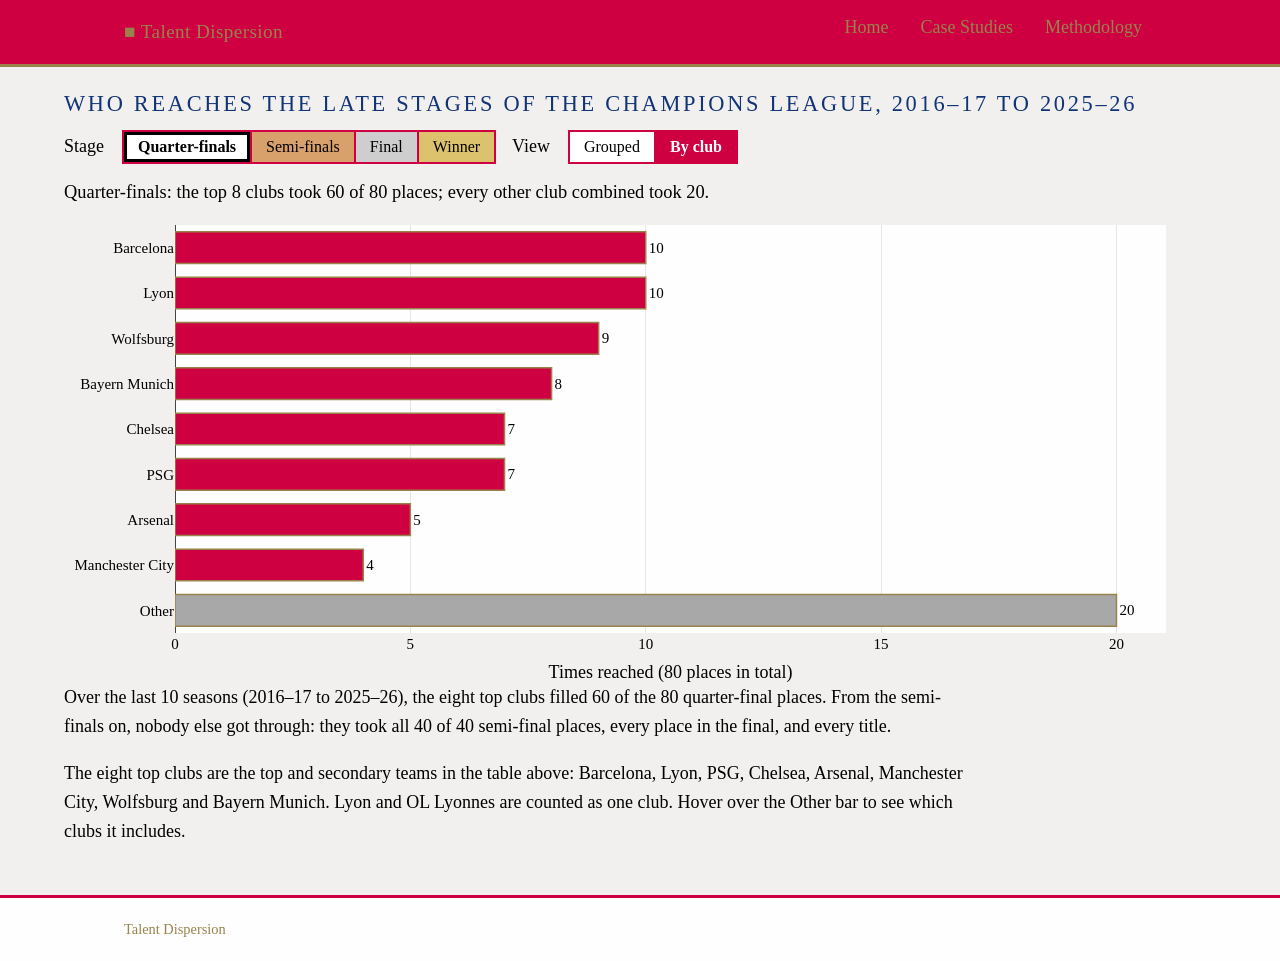
<file: graphs/uwcl_stages.html>
<!DOCTYPE html>
<html lang="en">
<head>
  <meta charset="UTF-8">
  <meta name="viewport" content="width=device-width, initial-scale=1.0">
  <title>Champions League stages reached | Talent Dispersion</title>
  <link rel="stylesheet" href="../css/style.css">
  <script>
    // Inside another page's frame, hide the site header and footer (that page has its own).
    if (window.self !== window.top) document.documentElement.classList.add("embedded");
  </script>
  <style>
    .wrap { flex: 1; width: 100%; max-width: 1200px; margin: 0 auto; padding: 16px 24px 32px; }
    .text { max-width: 900px; color: #000000; }
    .embedded .site-header, .embedded .site-footer { display: none; }
    .embedded body { min-height: 0; }
    .chart-title { font-size: 1.4rem; margin: 8px 0 12px; }
    .headline { color: #000000; font-size: 1.15rem; margin: 14px 0 8px; min-height: 1.5em; }
    .controls { display: flex; flex-wrap: wrap; align-items: center; gap: 10px 18px; color: #000000; }
    .seg { display: inline-flex; flex-wrap: wrap; }
    .seg button { font-family: Times New Roman, Times, serif; font-size: 1rem; padding: 6px 14px; cursor: pointer;
                   color: #000000; border: 2px solid #ce0041; margin-right: -2px; background: white; }
    .seg button.active { font-weight: bold; outline: 3px solid #000000; outline-offset: -5px; }
    .view button.active { background: #ce0041; color: white; outline: none; }
  </style>
</head>
<body>
  <header class="site-header">
    <div class="container">
      <a class="site-title" href="../index.html"><span class="mark">&#9632;</span> Talent Dispersion</a>
      <button class="nav-toggle" aria-expanded="false" aria-controls="site-nav">Menu</button>
      <nav class="site-nav" id="site-nav" aria-label="Main">
        <ul>
          <li><a href="../index.html">Home</a></li>
          <li><a href="../case-studies.html">Case Studies</a></li>
          <li><a href="../methodology.html">Methodology</a></li>
        </ul>
      </nav>
    </div>
  </header>

  <div class="wrap">
    <h2 class="chart-title">Who reaches the late stages of the Champions League, 2016–17 to 2025–26</h2>
    <div class="controls">
      <span>Stage</span>
      <div class="seg stage" role="group" aria-label="Stage">
        <button type="button" data-stage="quarterfinalists" style="background:#ffffff" class="active">Quarter-finals</button>
        <button type="button" data-stage="semifinalists" style="background:rgba(205, 127, 50, 0.7)">Semi-finals</button>
        <button type="button" data-stage="finalists" style="background:rgba(192, 192, 192, 0.7)">Final</button>
        <button type="button" data-stage="winners" style="background:rgba(212, 175, 55, 0.7)">Winner</button>
      </div>
      <span>View</span>
      <div class="seg view" role="group" aria-label="View">
        <button type="button" data-view="grouped">Grouped</button>
        <button type="button" data-view="club" class="active">By club</button>
      </div>
    </div>
    <p id="headline" class="headline"></p>
    <div id="chart"></div>
    <div class="text">
      <p>Over the last 10 seasons (2016–17 to 2025–26), the eight top clubs filled 60 of the 80 quarter-final places. From the semi-finals on, nobody else got through: they took all 40 of 40 semi-final places, every place in the final, and every title.</p>
      <p>The eight top clubs are the top and secondary teams in the table above: Barcelona, Lyon, PSG, Chelsea, Arsenal, Manchester City, Wolfsburg and Bayern Munich. Lyon and OL Lyonnes are counted as one club. Hover over the Other bar to see which clubs it includes.</p>
    </div>
  </div>

  <footer class="site-footer">
    <div class="container">
      <span>Talent Dispersion</span>
    </div>
  </footer>
  <script src="../js/main.js"></script>
  <script src="https://cdn.plot.ly/plotly-2.35.2.min.js" charset="utf-8"></script>
  <script>
  (function () {
    const DATA = {"quarterfinalists": {"label": "Quarter-finals", "places": 80, "clubs": [{"club": "Barcelona", "n": 10}, {"club": "Lyon", "n": 10}, {"club": "Wolfsburg", "n": 9}, {"club": "Bayern Munich", "n": 8}, {"club": "Chelsea", "n": 7}, {"club": "PSG", "n": 7}, {"club": "Arsenal", "n": 5}, {"club": "Manchester City", "n": 4}], "other": 20, "other_list": ["Real Madrid 3", "FC Rosengård 2", "Slavia Praha 2", "AFC Ajax 1", "AS Roma 1", "Atlético Madrid 1", "BK Häcken 1", "Benfica 1", "Fortuna Hjørring 1", "Glasgow City 1", "Juventus 1", "LSK Kvinner 1", "Linköping 1", "Manchester United 1", "Montpellier 1", "SK Brann 1"]}, "semifinalists": {"label": "Semi-finals", "places": 40, "clubs": [{"club": "Barcelona", "n": 9}, {"club": "Lyon", "n": 8}, {"club": "Wolfsburg", "n": 4}, {"club": "Bayern Munich", "n": 3}, {"club": "Chelsea", "n": 6}, {"club": "PSG", "n": 5}, {"club": "Arsenal", "n": 3}, {"club": "Manchester City", "n": 2}], "other": 0, "other_list": []}, "finalists": {"label": "Final", "places": 20, "clubs": [{"club": "Barcelona", "n": 7}, {"club": "Lyon", "n": 7}, {"club": "Wolfsburg", "n": 3}, {"club": "Bayern Munich", "n": 0}, {"club": "Chelsea", "n": 1}, {"club": "PSG", "n": 1}, {"club": "Arsenal", "n": 1}, {"club": "Manchester City", "n": 0}], "other": 0, "other_list": []}, "winners": {"label": "Winner", "places": 10, "clubs": [{"club": "Barcelona", "n": 4}, {"club": "Lyon", "n": 5}, {"club": "Wolfsburg", "n": 0}, {"club": "Bayern Munich", "n": 0}, {"club": "Chelsea", "n": 0}, {"club": "PSG", "n": 0}, {"club": "Arsenal", "n": 1}, {"club": "Manchester City", "n": 0}], "other": 0, "other_list": []}};
    let stage = "quarterfinalists", view = "club";

    function draw() {
      const d = DATA[stage];
      const top = d.places - d.other;
      const otherHover = "<b>Other</b>: " + d.other + " of " + d.places + "<br>" +
        (d.other_list.length ? d.other_list.join("<br>") : "No other club reached this stage");
      let labels, values, colors, hover;
      if (view === "grouped") {
        labels = ["Top 8 clubs", "Other"];
        values = [top, d.other];
        colors = ["#ce0041", "#a8a8a8"];
        hover = ["<b>Top 8 clubs</b>: " + top + " of " + d.places + "<br>" +
                 d.clubs.map(c => c.club + " " + c.n).join("<br>"), otherHover];
      } else {
        labels = d.clubs.map(c => c.club).concat(["Other"]);
        values = d.clubs.map(c => c.n).concat([d.other]);
        colors = d.clubs.map(() => "#ce0041").concat(["#a8a8a8"]);
        hover = d.clubs.map(c => "<b>" + c.club + "</b>: " + c.n + " time" + (c.n === 1 ? "" : "s"))
                 .concat([otherHover]);
      }
      document.getElementById("headline").textContent =
        d.label + ": the top 8 clubs took " + top + " of " + d.places + " places; every other club combined took " +
        d.other + ".";
      const trace = {
        type: "bar", orientation: "h", x: values, y: labels,
        text: values.map(String), textposition: "outside", cliponaxis: false,
        marker: { color: colors, line: { color: "#99824c", width: 1.5 } },
        hovertext: hover, hoverinfo: "text",
      };
      const layout = {
        font: { family: "Times New Roman, Times, serif", size: 15, color: "#000000" },
        paper_bgcolor: "#F2F0EF", plot_bgcolor: "#fefefe",
        height: Math.max(240, 90 + labels.length * 42),
        margin: { t: 10, r: 50, b: 50, l: 10 },
        xaxis: { title: "Times reached (" + d.places + " places in total)", gridcolor: "#e6e6e6",
                 rangemode: "tozero", fixedrange: true },
        yaxis: { autorange: "reversed", automargin: true, fixedrange: true },
        hoverlabel: { font: { family: "Times New Roman, Times, serif" }, bgcolor: "white", bordercolor: "#99824c" },
        bargap: 0.3, dragmode: false,
      };
      Plotly.react("chart", [trace], layout, { displayModeBar: false, responsive: true });
    }

    document.querySelectorAll(".stage button").forEach(b => b.addEventListener("click", () => {
      document.querySelectorAll(".stage button").forEach(x => x.classList.remove("active"));
      b.classList.add("active"); stage = b.dataset.stage; draw();
    }));
    document.querySelectorAll(".view button").forEach(b => b.addEventListener("click", () => {
      document.querySelectorAll(".view button").forEach(x => x.classList.remove("active"));
      b.classList.add("active"); view = b.dataset.view; draw();
    }));
    draw();
  })();
  </script>
</body>
</html>
</file>
<file: css/style.css>
/* ==========================================================================
   Women's Football Talent Dispersion: site styles
   Palette: color change 5
   ========================================================================== */

:root {
  /* Base */
  --bg: #F2F0EF;          /* page background */
  --surface: #fefefe;     /* Arsenal white: cards, table bodies, panels */

  /* Arsenal palette */
  --red: #ce0041;         /* primary red: outlines, header bar, table headers */
  --red-2: #ec0024;       /* secondary red: only where stated */
  --navy: #113476;        /* headings, links, table outlines and body text */
  --gold: #99824c;        /* body text, header text and highlights */
  --white: #fefefe;

  /* Roles */
  --text: var(--gold);    /* body text */
  --heading: var(--navy); /* titles / headers */

  --font: "Times New Roman", Times, serif;
  --max-width: 1080px;
  --outline-width: 3px;
  --border: var(--outline-width) solid var(--red);
}

/* ---------- Reset & base ---------- */
*,
*::before,
*::after { box-sizing: border-box; }

html { scroll-behavior: smooth; }

body {
  margin: 0;
  background: var(--bg);
  color: var(--text);
  font-family: var(--font);
  font-size: 18px;
  line-height: 1.6;
  display: flex;
  flex-direction: column;
  min-height: 100vh;
}

h1, h2, h3, h4 {
  color: var(--heading);
  font-weight: normal;
  line-height: 1.2;
  margin: 0 0 0.5em;
  text-transform: uppercase;   /* same style as the "Women's football · Data visualization" line */
  letter-spacing: 0.12em;
}
h1 { letter-spacing: 0.08em; }
h1 { font-size: 2.6rem; }
h2 { font-size: 1.8rem; margin-top: 1.8em; }
h3 { font-size: 1.3rem; margin-top: 1.4em; }

p { margin: 0 0 1em; }

a {
  color: var(--navy);
  text-decoration: underline;
  text-underline-offset: 2px;
}
a:hover,
a:focus-visible { color: var(--red); }

:focus-visible {
  outline: 2px solid var(--red);
  outline-offset: 2px;
}

strong { color: var(--heading); font-weight: bold; }

code {
  font-family: "Courier New", Courier, monospace;
  font-size: 0.9em;
  color: var(--navy);
  background: var(--surface);
  border: 1px solid #e3dfdc;
  padding: 0 4px;
}

.container {
  width: 100%;
  max-width: var(--max-width);
  margin: 0 auto;
  padding: 0 24px;
}

/* ---------- Header & navigation (red bar, gold text) ---------- */
.site-header {
  background: var(--red);
  border-bottom: 3px solid var(--gold);
}

.site-header .container {
  display: flex;
  align-items: center;
  justify-content: space-between;
  gap: 24px;
  min-height: 64px;
}

.site-header :focus-visible { outline-color: var(--gold); }

.site-title {
  color: var(--gold);
  font-size: 1.2rem;
  text-decoration: none;
  letter-spacing: 0.02em;
}
.site-title:hover,
.site-title:focus-visible { color: var(--white); }
.site-title .mark { color: var(--gold); }

.nav-toggle {
  display: none;
  background: none;
  border: 2px solid var(--gold);
  border-radius: 0;
  color: var(--gold);
  font-family: var(--font);
  font-size: 1rem;
  padding: 4px 12px;
  cursor: pointer;
}

.site-nav ul {
  list-style: none;
  display: flex;
  gap: 4px;
  margin: 0;
  padding: 0;
}

.site-nav a {
  display: block;
  padding: 8px 14px;
  color: var(--gold);
  text-decoration: none;
  border-bottom: 3px solid transparent;
}
.site-nav a:hover,
.site-nav a:focus-visible { color: var(--white); }
.site-nav a[aria-current="page"] {
  color: var(--gold);
  border-bottom-color: var(--gold);
}

/* ---------- Main ---------- */
main { flex: 1; padding: 48px 0 64px; }

.eyebrow {
  color: var(--gold);
  text-transform: uppercase;
  letter-spacing: 0.12em;
  font-size: 0.85rem;
  margin-bottom: 0.4em;
}

.lede {
  font-size: 1.25rem;
  max-width: 760px;
}

.rule {
  border: 0;
  border-top: 1px solid var(--gold);
  margin: 40px 0;
}

/* Hero */
.hero {
  padding-bottom: 32px;
  border-bottom: 1px solid var(--gold);
  margin-bottom: 40px;
}

/* Stat tiles: white box, gold outline, bold red number, gold label */
.stats {
  display: grid;
  grid-template-columns: repeat(auto-fit, minmax(180px, 1fr));
  gap: 16px;
  margin: 32px 0;
}

.stat {
  background: var(--white);
  border: var(--outline-width) solid var(--gold);
  padding: 18px 20px;
}
.stat .value {
  display: block;
  color: var(--red);
  font-weight: bold;
  font-size: 2.2rem;
  line-height: 1.1;
}
.stat .label {
  color: var(--gold);
  font-size: 0.95rem;
}

/* Cards */
.cards {
  display: grid;
  grid-template-columns: repeat(auto-fit, minmax(260px, 1fr));
  gap: 20px;
  margin: 24px 0;
}

.card {
  background: var(--surface);
  border: var(--border);
  padding: 22px 24px;
}
.card h3 { margin-top: 0; }

/* Clickable cards */
.card-link {
  display: block;
  color: var(--text);
  text-decoration: none;
  transition: border-color 0.15s ease, background-color 0.15s ease;
}
.card-link:hover,
.card-link:focus-visible {
  color: var(--text);
  border-color: var(--navy);
  background: #f7f7f7;
}
.card-link:hover h3,
.card-link:focus-visible h3 { text-decoration: underline; text-underline-offset: 3px; }
.card-more { color: var(--navy); font-weight: bold; }

/* Back link on sub-pages */
.back-link { display: inline-block; margin-bottom: 1em; }

/* Planned-focus note under case-study headings */
.plan {
  border-left: 3px solid var(--gold);
  background: var(--surface);
  padding: 10px 16px;
  margin: 0 0 16px;
  font-style: italic;
}

.case-study { padding-bottom: 8px; border-bottom: 1px solid var(--gold); margin-bottom: 32px; }
.case-study:last-child { border-bottom: 0; }

/* Placeholder for charts added later */
.placeholder {
  background: var(--surface);
  border: 2px dashed var(--gold);
  padding: 48px 24px;
  text-align: center;
  margin: 24px 0;
}

/* Buttons (used for downloads) */
.button {
  display: inline-block;
  background: var(--surface);
  color: var(--navy);
  border: var(--border);
  border-radius: 0;
  padding: 10px 18px;
  text-decoration: none;
  font-family: var(--font);
  font-size: 1rem;
  margin: 0 10px 10px 0;
}
.button:hover,
.button:focus-visible {
  background: var(--red);
  color: var(--white);
}
.button .meta { color: var(--gold); font-size: 0.85rem; margin-left: 6px; }
.button:hover .meta,
.button:focus-visible .meta { color: var(--white); }

/* Tables: gold outline, red header row with bold white text,
   alternating white / light grey rows with navy text, darker grey on hover */
.table-wrap { overflow-x: auto; margin: 16px 0 24px; }

table {
  width: 100%;
  border-collapse: collapse;
  background: var(--surface);
  border: var(--outline-width) solid var(--gold);
  font-size: 0.95rem;
}

th, td {
  text-align: left;
  padding: 10px 14px;
  vertical-align: top;
}

thead th {
  background: var(--red);
  color: var(--white);
  font-weight: bold;
}

tbody td { color: var(--navy); }

tbody tr:nth-child(odd)  { background: var(--surface); }
tbody tr:nth-child(even) { background: #eeeeee; }   /* light grey stripe */
tbody tr { transition: background-color 0.15s ease; }
tbody tr:hover { background: #d9d9d9; }             /* darker grey on hover */

/* Lists */
ol, ul { padding-left: 1.4em; }
li { margin-bottom: 0.4em; }

/* Methodology layout: sticky table of contents + content */
.with-toc {
  display: grid;
  grid-template-columns: 220px 1fr;
  gap: 48px;
  align-items: start;
}

.toc {
  position: sticky;
  top: 24px;
  background: var(--surface);
  border: var(--border);
  padding: 16px 18px;
  font-size: 0.95rem;
}
.toc h2 { font-size: 1.1rem; margin: 0 0 8px; }
.toc ul { list-style: none; padding: 0; margin: 0; }
.toc a { text-decoration: none; }

.doc section { scroll-margin-top: 24px; }
.doc section:first-child h2 { margin-top: 0; }

.note {
  border-left: 3px solid var(--navy);
  background: var(--surface);
  padding: 12px 16px;
  margin: 16px 0;
}

/* ---------- Footer ---------- */
.site-footer {
  background: var(--surface);
  border-top: 3px solid var(--red);
  padding: 20px 0;
  font-size: 0.9rem;
}
.site-footer .container {
  display: flex;
  justify-content: space-between;
  flex-wrap: wrap;
  gap: 12px;
}

/* ---------- Responsive ---------- */
@media (max-width: 760px) {
  body { font-size: 17px; }
  h1 { font-size: 2rem; }

  .nav-toggle { display: block; }
  .site-header .container { flex-wrap: wrap; }
  .site-nav { width: 100%; display: none; padding-bottom: 12px; }
  .site-nav.open { display: block; }
  .site-nav ul { flex-direction: column; }

  .with-toc { grid-template-columns: 1fr; gap: 24px; }
  .toc { position: static; }
}

.chart { margin: 24px 0 40px; }
.chart-frame { display: block; width: 100%; border: 0; background: var(--bg); }
.chart figcaption { font-size: 0.95rem; margin-top: 6px; }


/* References (APA): hanging indent, no bullets */
.reference-list { list-style: none; padding-left: 0; }
.reference-list li { padding-left: 2em; text-indent: -2em; margin-bottom: 0.8em; overflow-wrap: anywhere; }

/* Timeline: the No. 1 player each year */
.timeline {
  list-style: none;
  padding: 0;
  margin: 16px 0 40px;
  display: grid;
  grid-template-columns: repeat(auto-fill, minmax(140px, 1fr));
  gap: 12px;
}
.tl-item { margin: 0; }
.tl-card {
  display: flex;
  flex-direction: column;
  align-items: center;
  text-align: center;
  height: 100%;
  padding: 14px 10px;
  background: var(--surface);
  border: var(--border);
  color: var(--navy);
  text-decoration: none;
}
a.tl-card:hover,
a.tl-card:focus-visible { border-color: var(--navy); background: #f7f7f7; color: var(--navy); }
.tl-year { font-weight: bold; color: var(--red); font-size: 1.1rem; }
.tl-crest { width: 56px; height: 56px; object-fit: contain; margin: 8px 0; }
.tl-crest-empty { display: block; border: 2px dashed var(--gold); border-radius: 50%; }
.tl-name { font-weight: bold; line-height: 1.25; }
.tl-club { color: var(--gold); font-size: 0.95rem; }
.tl-tbd { border-style: dashed; }

/* Year links under References */
.year-links a { margin: 0 4px; }
</file>
